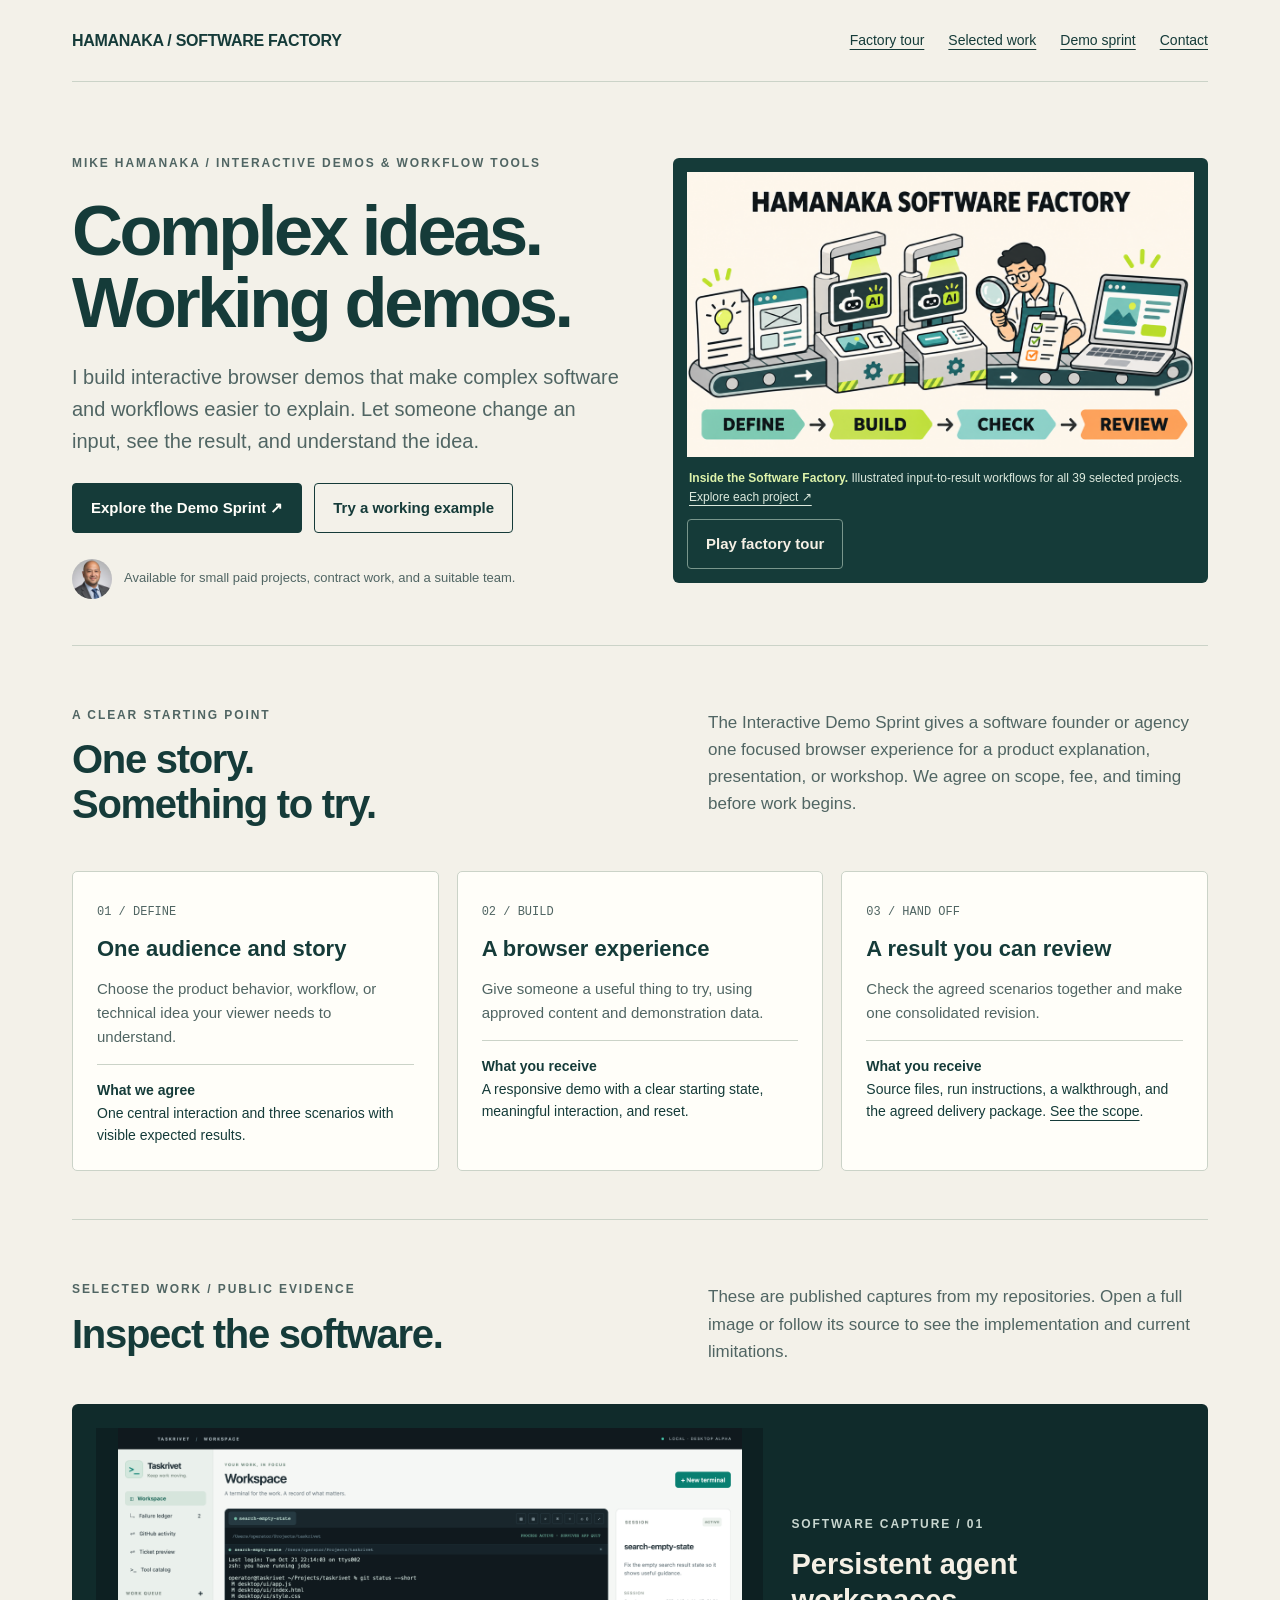
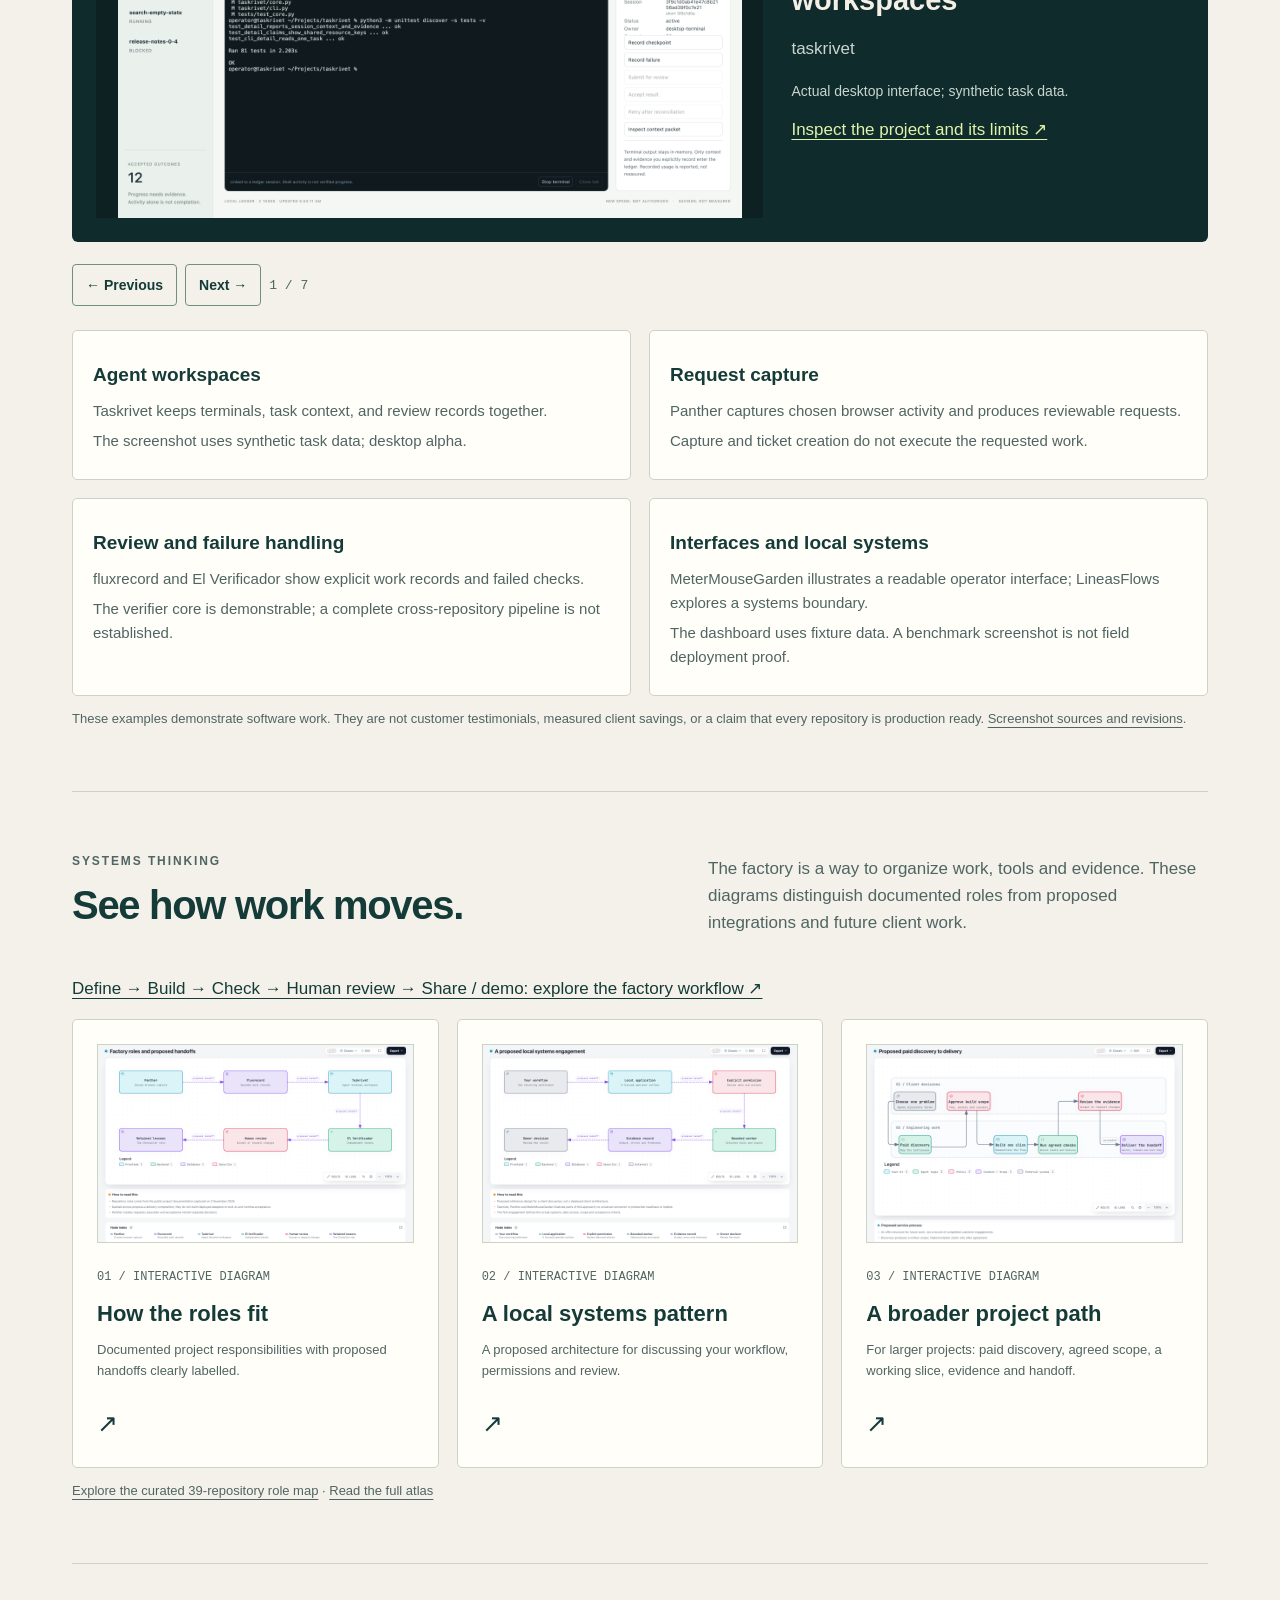
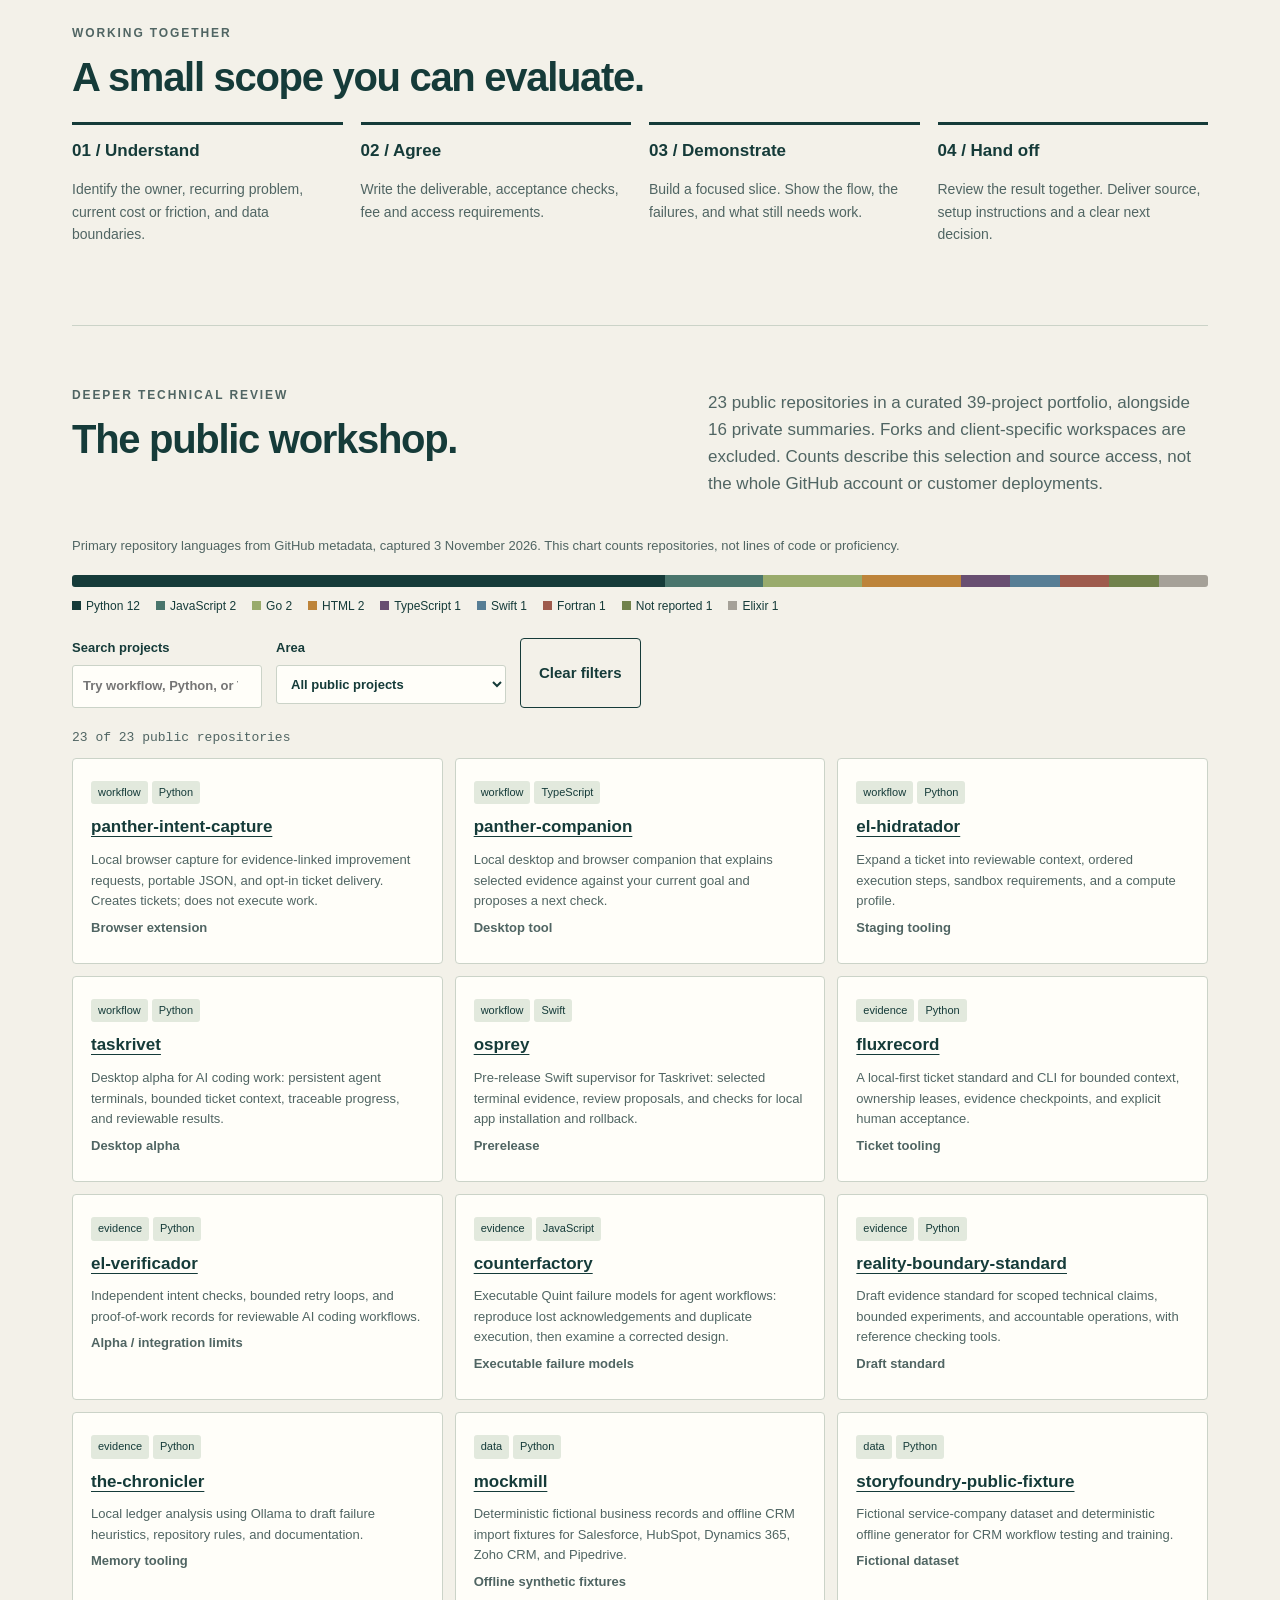
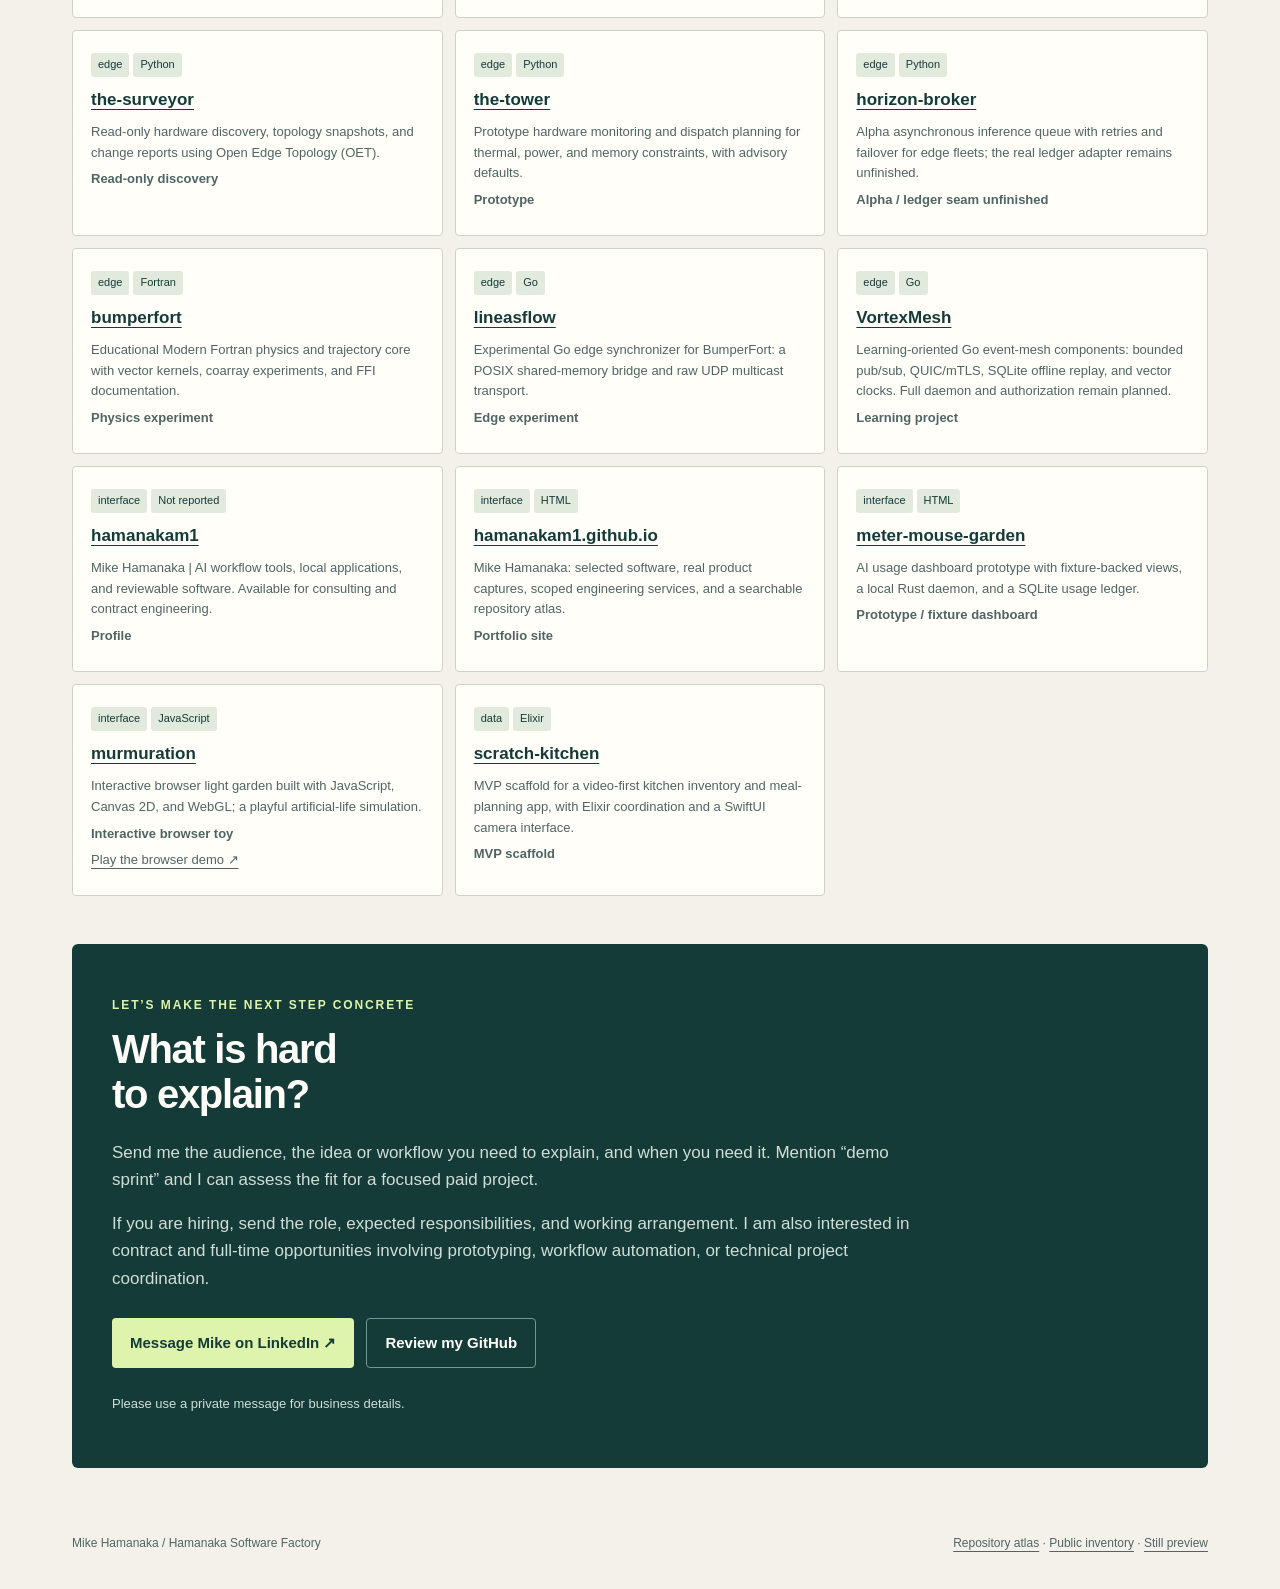
<file: index.html>
<!doctype html><html lang="en"><head><meta charset="utf-8"><meta name="viewport" content="width=device-width,initial-scale=1"><meta name="color-scheme" content="light"><title>Mike Hamanaka — Interactive browser demos &amp; workflow tools</title><meta name="description" content="Mike Hamanaka builds interactive browser demos that make complex products and workflows easier to explain. Try a working example and discuss a focused paid sprint."><link rel="canonical" href="https://hamanakam1.github.io/"><meta property="og:url" content="https://hamanakam1.github.io/"><meta property="og:title" content="Mike Hamanaka — Interactive browser demos &amp; workflow tools"><meta property="og:description" content="Interactive demos for software founders and agencies. One focused story, a working browser experience, and a clear handoff."><meta property="og:image" content="https://hamanakam1.github.io/assets/factory-process-v3-still.png"><link rel="stylesheet" href="assets/work.css"></head><body>
<a class="skip" href="#main">Skip to content</a><div class="wrap"><header class="top"><a class="brand" href="index.html">HAMANAKA / SOFTWARE FACTORY</a><nav aria-label="Main"><a href="factory.html">Factory tour</a><a href="#selected-work">Selected work</a><a href="interactive-demos.html">Demo sprint</a><a href="#contact">Contact</a></nav></header>
<main id="main"><section class="hero"><div><p class="kicker">MIKE HAMANAKA / INTERACTIVE DEMOS &amp; WORKFLOW TOOLS</p><h1>Complex ideas.<br>Working demos.</h1><p class="lead">I build interactive browser demos that make complex software and workflows easier to explain. Let someone change an input, see the result, and understand the idea.</p><div class="actions"><a class="button" href="interactive-demos.html">Explore the Demo Sprint ↗</a><a class="button secondary" href="https://hamanakam1.github.io/glassworks/">Try a working example</a></div><div class="signal"><img src="assets/mike-hamanaka-suit.jpg" alt="Mike Hamanaka" width="40" height="40"><span>Available for small paid projects, contract work, and a suitable team.</span></div></div><figure class="hero-media"><img id="work-reel" src="assets/factory-process-v3-still.png" data-still="assets/factory-process-v3-still.png" data-animation="assets/factory-process-v3.gif" width="1120" height="630" alt="Illustrated Software Factory: ideas move through AI-assisted building, checks and human review"><figcaption><p><strong>Inside the Software Factory.</strong> Illustrated input-to-result workflows for all 39 selected projects. <a href="factory.html">Explore each project ↗</a></p><button hidden id="reel-toggle" class="button secondary" aria-controls="work-reel" aria-pressed="false" type="button">Play factory tour</button></figcaption></figure></section>
<section id="services" class="rule"><div class="intro"><div><p class="kicker">A CLEAR STARTING POINT</p><h2>One story.<br>Something to try.</h2></div><p>The Interactive Demo Sprint gives a software founder or agency one focused browser experience for a product explanation, presentation, or workshop. We agree on scope, fee, and timing before work begins.</p></div><div class="grid"><article class="card"><span class="number">01 / DEFINE</span><h3>One audience and story</h3><p>Choose the product behavior, workflow, or technical idea your viewer needs to understand.</p><div class="deliverable"><strong>What we agree</strong><br>One central interaction and three scenarios with visible expected results.</div></article><article class="card"><span class="number">02 / BUILD</span><h3>A browser experience</h3><p>Give someone a useful thing to try, using approved content and demonstration data.</p><div class="deliverable"><strong>What you receive</strong><br>A responsive demo with a clear starting state, meaningful interaction, and reset.</div></article><article class="card"><span class="number">03 / HAND OFF</span><h3>A result you can review</h3><p>Check the agreed scenarios together and make one consolidated revision.</p><div class="deliverable"><strong>What you receive</strong><br>Source files, run instructions, a walkthrough, and the agreed delivery package. <a href="interactive-demos.html#scope">See the scope</a>.</div></article></div></section>
<section id="selected-work" class="rule"><div class="intro"><div><p class="kicker">SELECTED WORK / PUBLIC EVIDENCE</p><h2>Inspect the software.</h2></div><p>These are published captures from my repositories. Open a full image or follow its source to see the implementation and current limitations.</p></div><div data-gallery tabindex="0" role="region" aria-label="Software screenshot gallery"><div data-slide><div class="gallery"><a class="screen-box" href="assets/work/taskrivet.png" aria-label="Open the full taskrivet screenshot"><img src="assets/work/taskrivet.png" alt="Persistent agent workspaces — Actual desktop interface; synthetic task data." loading="lazy" width="1200" height="750"></a><div><p class="kicker">SOFTWARE CAPTURE / 01</p><h3>Persistent agent workspaces</h3><p>taskrivet</p><p class="caption">Actual desktop interface; synthetic task data.</p><a href="https://github.com/hamanakam1/taskrivet/blob/2160f606256edbd38004b6c8693bca8c7497ca9b/README.md">Inspect the project and its limits ↗</a></div></div></div><div data-slide><div class="gallery"><a class="screen-box" href="assets/work/panther-intent-capture.png" aria-label="Open the full panther-intent-capture screenshot"><img src="assets/work/panther-intent-capture.png" alt="From browser friction to a reviewable request — Actual options page; synthetic capture." loading="lazy" width="1200" height="750"></a><div><p class="kicker">SOFTWARE CAPTURE / 02</p><h3>From browser friction to a reviewable request</h3><p>panther-intent-capture</p><p class="caption">Actual options page; synthetic capture.</p><a href="https://github.com/hamanakam1/panther-intent-capture/blob/72d10ade2b4e1b15887faef46624cc8cb5fd7c1a/README.md">Inspect the project and its limits ↗</a></div></div></div><div data-slide><div class="gallery"><a class="screen-box" href="assets/work/meter-mouse-garden.png" aria-label="Open the full meter-mouse-garden screenshot"><img src="assets/work/meter-mouse-garden.png" alt="Make AI usage visible — Static dashboard prototype; fixture data." loading="lazy" width="1200" height="750"></a><div><p class="kicker">SOFTWARE CAPTURE / 03</p><h3>Make AI usage visible</h3><p>meter-mouse-garden</p><p class="caption">Static dashboard prototype; fixture data.</p><a href="https://github.com/hamanakam1/meter-mouse-garden/blob/fbb5334a73f45bbb16a62a9f5995efa012bcd62e/README.md">Inspect the project and its limits ↗</a></div></div></div><div data-slide><div class="gallery"><a class="screen-box" href="assets/work/el-verificador.png" aria-label="Open the full el-verificador screenshot"><img src="assets/work/el-verificador.png" alt="Make failed checks actionable — Actual CLI demo output; not a client engagement." loading="lazy" width="1200" height="750"></a><div><p class="kicker">SOFTWARE CAPTURE / 04</p><h3>Make failed checks actionable</h3><p>el-verificador</p><p class="caption">Actual CLI demo output; not a client engagement.</p><a href="https://github.com/hamanakam1/el-verificador/blob/4a4b3d54fcce529b2f56db4d2fd613d9752c3df9/README.md">Inspect the project and its limits ↗</a></div></div></div><div data-slide><div class="gallery"><a class="screen-box" href="assets/work/fluxrecord.png" aria-label="Open the full fluxrecord screenshot"><img src="assets/work/fluxrecord.png" alt="Keep work and decisions traceable — Actual CLI demonstration; synthetic task." loading="lazy" width="1200" height="750"></a><div><p class="kicker">SOFTWARE CAPTURE / 05</p><h3>Keep work and decisions traceable</h3><p>fluxrecord</p><p class="caption">Actual CLI demonstration; synthetic task.</p><a href="https://github.com/hamanakam1/fluxrecord/blob/0478e6a1a3ee775fc35cae72ab96edae65cacca3/README.md">Inspect the project and its limits ↗</a></div></div></div><div data-slide><div class="gallery"><a class="screen-box" href="assets/work/lineasflow.png" aria-label="Open the full lineasflow screenshot"><img src="assets/work/lineasflow.png" alt="Inspect an edge systems experiment — Published test/benchmark capture; not fleet deployment evidence." loading="lazy" width="1200" height="750"></a><div><p class="kicker">SOFTWARE CAPTURE / 06</p><h3>Inspect an edge systems experiment</h3><p>lineasflow</p><p class="caption">Published test/benchmark capture; not fleet deployment evidence.</p><a href="https://github.com/hamanakam1/lineasflow/blob/1a4cab63e206e160df0dcbdcfe1bdd56a107dad7/README.md">Inspect the project and its limits ↗</a></div></div></div><div data-slide><div class="gallery"><a class="screen-box" href="assets/work/murmuration.png" aria-label="Open the full murmuration screenshot"><img src="assets/work/murmuration.png" alt="A living light garden in the browser — Published browser toy preview; artificial-life simulation." loading="lazy" width="1200" height="750"></a><div><p class="kicker">SOFTWARE CAPTURE / 07</p><h3>A living light garden in the browser</h3><p>murmuration</p><p class="caption">Published browser toy preview; artificial-life simulation.</p><a href="https://github.com/hamanakam1/murmuration/blob/25bc42e72a0a4c63ef5e7b280c5d3a0c8a5c9264/README.md">Inspect the project and its limits ↗</a></div></div></div><div class="controls"><button id="gallery-prev" type="button" class="button secondary" aria-label="Previous software screenshot">← Previous</button><button id="gallery-next" type="button" class="button secondary" aria-label="Next software screenshot">Next →</button><span id="slide-count" class="counter" role="status" aria-live="polite">1 / 7</span></div></div><noscript><p>All seven captures are visible below. Open any image for the full size.</p></noscript><div class="proof-grid"><article class="card"><h3>Agent workspaces</h3><p>Taskrivet keeps terminals, task context, and review records together.</p><p class="note">The screenshot uses synthetic task data; desktop alpha.</p></article><article class="card"><h3>Request capture</h3><p>Panther captures chosen browser activity and produces reviewable requests.</p><p class="note">Capture and ticket creation do not execute the requested work.</p></article><article class="card"><h3>Review and failure handling</h3><p>fluxrecord and El Verificador show explicit work records and failed checks.</p><p class="note">The verifier core is demonstrable; a complete cross-repository pipeline is not established.</p></article><article class="card"><h3>Interfaces and local systems</h3><p>MeterMouseGarden illustrates a readable operator interface; LineasFlows explores a systems boundary.</p><p class="note">The dashboard uses fixture data. A benchmark screenshot is not field deployment proof.</p></article></div><p class="note">These examples demonstrate software work. They are not customer testimonials, measured client savings, or a claim that every repository is production ready. <a href="assets/work/sources.json">Screenshot sources and revisions</a>.</p></section>
<section class="rule" id="systems"><div class="intro"><div><p class="kicker">SYSTEMS THINKING</p><h2>See how work moves.</h2></div><p>The factory is a way to organize work, tools and evidence. These diagrams distinguish documented roles from proposed integrations and future client work.</p></div><p><a href="diagrams/factory-flow.html">Define → Build → Check → Human review → Share / demo: explore the factory workflow ↗</a></p><div class="diagram-grid"><a class="card" href="diagrams/factory-roles.html"><img class="diagram-preview" src="assets/work/factory-roles-preview.png" width="1440" height="900" alt="Preview of the factory roles interactive diagram" loading="lazy"><span class="number">01 / INTERACTIVE DIAGRAM</span><h3>How the roles fit</h3><small>Documented project responsibilities with proposed handoffs clearly labelled.</small><span class="arrow" aria-hidden="true">↗</span></a><a class="card" href="diagrams/local-systems.html"><img class="diagram-preview" src="assets/work/local-systems-preview.png" width="1440" height="900" alt="Preview of the local systems interactive diagram" loading="lazy"><span class="number">02 / INTERACTIVE DIAGRAM</span><h3>A local systems pattern</h3><small>A proposed architecture for discussing your workflow, permissions and review.</small><span class="arrow" aria-hidden="true">↗</span></a><a class="card" href="diagrams/client-engagement.html"><img class="diagram-preview" src="assets/work/client-engagement-preview.png" width="1440" height="900" alt="Preview of the client engagement interactive diagram" loading="lazy"><span class="number">03 / INTERACTIVE DIAGRAM</span><h3>A broader project path</h3><small>For larger projects: paid discovery, agreed scope, a working slice, evidence and handoff.</small><span class="arrow" aria-hidden="true">↗</span></a></div><p class="note"><a href="ecosystem.html">Explore the curated 39-repository role map</a> · <a href="atlas.html">Read the full atlas</a></p></section>
<section class="rule"><p class="kicker">WORKING TOGETHER</p><h2>A small scope you can evaluate.</h2><ol class="steps"><li><strong>01 / Understand</strong><p>Identify the owner, recurring problem, current cost or friction, and data boundaries.</p></li><li><strong>02 / Agree</strong><p>Write the deliverable, acceptance checks, fee and access requirements.</p></li><li><strong>03 / Demonstrate</strong><p>Build a focused slice. Show the flow, the failures, and what still needs work.</p></li><li><strong>04 / Hand off</strong><p>Review the result together. Deliver source, setup instructions and a clear next decision.</p></li></ol></section>
<section class="rule" id="inventory"><div class="intro"><div><p class="kicker">DEEPER TECHNICAL REVIEW</p><h2>The public workshop.</h2></div><p>23 public repositories in a curated 39-project portfolio, alongside 16 private summaries. Forks and client-specific workspaces are excluded. Counts describe this selection and source access, not the whole GitHub account or customer deployments.</p></div><p class="note">Primary repository languages from GitHub metadata, captured 3 November 2026. This chart counts repositories, not lines of code or proficiency.</p><div class="bar" role="img" aria-label="Primary language counts: Python 12, JavaScript 2, Go 2, HTML 2, TypeScript 1, Swift 1, Fortran 1, Not reported 1, Elixir 1"><span style="width:52.1739%;background:#153b39" title="Python: 12"></span><span style="width:8.6957%;background:#49756c" title="JavaScript: 2"></span><span style="width:8.6957%;background:#99ab6c" title="Go: 2"></span><span style="width:8.6957%;background:#bd843a" title="HTML: 2"></span><span style="width:4.3478%;background:#684f71" title="TypeScript: 1"></span><span style="width:4.3478%;background:#577e95" title="Swift: 1"></span><span style="width:4.3478%;background:#9e5b4d" title="Fortran: 1"></span><span style="width:4.3478%;background:#71824c" title="Not reported: 1"></span><span style="width:4.3478%;background:#a5a198" title="Elixir: 1"></span></div><div class="legend"><span><i style="background:#153b39"></i>Python 12</span><span><i style="background:#49756c"></i>JavaScript 2</span><span><i style="background:#99ab6c"></i>Go 2</span><span><i style="background:#bd843a"></i>HTML 2</span><span><i style="background:#684f71"></i>TypeScript 1</span><span><i style="background:#577e95"></i>Swift 1</span><span><i style="background:#9e5b4d"></i>Fortran 1</span><span><i style="background:#71824c"></i>Not reported 1</span><span><i style="background:#a5a198"></i>Elixir 1</span></div><div class="inventory-controls"><label>Search projects<input id="repo-search" type="search" placeholder="Try workflow, Python, or Taskrivet"></label><label>Area<select id="repo-filter"><option value="all">All public projects</option><option value="workflow">Workflows</option><option value="evidence">Evidence</option><option value="edge">Edge systems</option><option value="data">Data and product experiments</option><option value="interface">Interfaces and publishing</option></select></label><button type="button" id="clear-search" class="button secondary">Clear filters</button></div><p id="repo-count" class="inventory-count" role="status" aria-live="polite">23 public repositories</p><p hidden id="no-results">No matching projects. Clear the filters to see the workshop again.</p><div class="repo-grid"><article class="repo" data-repo data-repo-name="panther-intent-capture" data-kind="workflow"><span class="pill">workflow</span><span class="pill">Python</span><h3><a href="https://github.com/hamanakam1/panther-intent-capture">panther-intent-capture</a></h3><p>Local browser capture for evidence-linked improvement requests, portable JSON, and opt-in ticket delivery. Creates tickets; does not execute work.</p><p><strong>Browser extension</strong></p></article><article class="repo" data-repo data-repo-name="panther-companion" data-kind="workflow"><span class="pill">workflow</span><span class="pill">TypeScript</span><h3><a href="https://github.com/hamanakam1/panther-companion">panther-companion</a></h3><p>Local desktop and browser companion that explains selected evidence against your current goal and proposes a next check.</p><p><strong>Desktop tool</strong></p></article><article class="repo" data-repo data-repo-name="el-hidratador" data-kind="workflow"><span class="pill">workflow</span><span class="pill">Python</span><h3><a href="https://github.com/hamanakam1/el-hidratador">el-hidratador</a></h3><p>Expand a ticket into reviewable context, ordered execution steps, sandbox requirements, and a compute profile.</p><p><strong>Staging tooling</strong></p></article><article class="repo" data-repo data-repo-name="taskrivet" data-kind="workflow"><span class="pill">workflow</span><span class="pill">Python</span><h3><a href="https://github.com/hamanakam1/taskrivet">taskrivet</a></h3><p>Desktop alpha for AI coding work: persistent agent terminals, bounded ticket context, traceable progress, and reviewable results.</p><p><strong>Desktop alpha</strong></p></article><article class="repo" data-repo data-repo-name="osprey" data-kind="workflow"><span class="pill">workflow</span><span class="pill">Swift</span><h3><a href="https://github.com/hamanakam1/osprey">osprey</a></h3><p>Pre-release Swift supervisor for Taskrivet: selected terminal evidence, review proposals, and checks for local app installation and rollback.</p><p><strong>Prerelease</strong></p></article><article class="repo" data-repo data-repo-name="fluxrecord" data-kind="evidence"><span class="pill">evidence</span><span class="pill">Python</span><h3><a href="https://github.com/hamanakam1/fluxrecord">fluxrecord</a></h3><p>A local-first ticket standard and CLI for bounded context, ownership leases, evidence checkpoints, and explicit human acceptance.</p><p><strong>Ticket tooling</strong></p></article><article class="repo" data-repo data-repo-name="el-verificador" data-kind="evidence"><span class="pill">evidence</span><span class="pill">Python</span><h3><a href="https://github.com/hamanakam1/el-verificador">el-verificador</a></h3><p>Independent intent checks, bounded retry loops, and proof-of-work records for reviewable AI coding workflows.</p><p><strong>Alpha / integration limits</strong></p></article><article class="repo" data-repo data-repo-name="counterfactory" data-kind="evidence"><span class="pill">evidence</span><span class="pill">JavaScript</span><h3><a href="https://github.com/hamanakam1/counterfactory">counterfactory</a></h3><p>Executable Quint failure models for agent workflows: reproduce lost acknowledgements and duplicate execution, then examine a corrected design.</p><p><strong>Executable failure models</strong></p></article><article class="repo" data-repo data-repo-name="reality-boundary-standard" data-kind="evidence"><span class="pill">evidence</span><span class="pill">Python</span><h3><a href="https://github.com/hamanakam1/reality-boundary-standard">reality-boundary-standard</a></h3><p>Draft evidence standard for scoped technical claims, bounded experiments, and accountable operations, with reference checking tools.</p><p><strong>Draft standard</strong></p></article><article class="repo" data-repo data-repo-name="the-chronicler" data-kind="evidence"><span class="pill">evidence</span><span class="pill">Python</span><h3><a href="https://github.com/hamanakam1/the-chronicler">the-chronicler</a></h3><p>Local ledger analysis using Ollama to draft failure heuristics, repository rules, and documentation.</p><p><strong>Memory tooling</strong></p></article><article class="repo" data-repo data-repo-name="mockmill" data-kind="data"><span class="pill">data</span><span class="pill">Python</span><h3><a href="https://github.com/hamanakam1/mockmill">mockmill</a></h3><p>Deterministic fictional business records and offline CRM import fixtures for Salesforce, HubSpot, Dynamics 365, Zoho CRM, and Pipedrive.</p><p><strong>Offline synthetic fixtures</strong></p></article><article class="repo" data-repo data-repo-name="storyfoundry-public-fixture" data-kind="data"><span class="pill">data</span><span class="pill">Python</span><h3><a href="https://github.com/hamanakam1/storyfoundry-public-fixture">storyfoundry-public-fixture</a></h3><p>Fictional service-company dataset and deterministic offline generator for CRM workflow testing and training.</p><p><strong>Fictional dataset</strong></p></article><article class="repo" data-repo data-repo-name="the-surveyor" data-kind="edge"><span class="pill">edge</span><span class="pill">Python</span><h3><a href="https://github.com/hamanakam1/the-surveyor">the-surveyor</a></h3><p>Read-only hardware discovery, topology snapshots, and change reports using Open Edge Topology (OET).</p><p><strong>Read-only discovery</strong></p></article><article class="repo" data-repo data-repo-name="the-tower" data-kind="edge"><span class="pill">edge</span><span class="pill">Python</span><h3><a href="https://github.com/hamanakam1/the-tower">the-tower</a></h3><p>Prototype hardware monitoring and dispatch planning for thermal, power, and memory constraints, with advisory defaults.</p><p><strong>Prototype</strong></p></article><article class="repo" data-repo data-repo-name="horizon-broker" data-kind="edge"><span class="pill">edge</span><span class="pill">Python</span><h3><a href="https://github.com/hamanakam1/horizon-broker">horizon-broker</a></h3><p>Alpha asynchronous inference queue with retries and failover for edge fleets; the real ledger adapter remains unfinished.</p><p><strong>Alpha / ledger seam unfinished</strong></p></article><article class="repo" data-repo data-repo-name="bumperfort" data-kind="edge"><span class="pill">edge</span><span class="pill">Fortran</span><h3><a href="https://github.com/hamanakam1/bumperfort">bumperfort</a></h3><p>Educational Modern Fortran physics and trajectory core with vector kernels, coarray experiments, and FFI documentation.</p><p><strong>Physics experiment</strong></p></article><article class="repo" data-repo data-repo-name="lineasflow" data-kind="edge"><span class="pill">edge</span><span class="pill">Go</span><h3><a href="https://github.com/hamanakam1/lineasflow">lineasflow</a></h3><p>Experimental Go edge synchronizer for BumperFort: a POSIX shared-memory bridge and raw UDP multicast transport.</p><p><strong>Edge experiment</strong></p></article><article class="repo" data-repo data-repo-name="VortexMesh" data-kind="edge"><span class="pill">edge</span><span class="pill">Go</span><h3><a href="https://github.com/hamanakam1/VortexMesh">VortexMesh</a></h3><p>Learning-oriented Go event-mesh components: bounded pub/sub, QUIC/mTLS, SQLite offline replay, and vector clocks. Full daemon and authorization remain planned.</p><p><strong>Learning project</strong></p></article><article class="repo" data-repo data-repo-name="hamanakam1" data-kind="interface"><span class="pill">interface</span><span class="pill">Not reported</span><h3><a href="https://github.com/hamanakam1/hamanakam1">hamanakam1</a></h3><p>Mike Hamanaka | AI workflow tools, local applications, and reviewable software. Available for consulting and contract engineering.</p><p><strong>Profile</strong></p></article><article class="repo" data-repo data-repo-name="hamanakam1.github.io" data-kind="interface"><span class="pill">interface</span><span class="pill">HTML</span><h3><a href="https://github.com/hamanakam1/hamanakam1.github.io">hamanakam1.github.io</a></h3><p>Mike Hamanaka: selected software, real product captures, scoped engineering services, and a searchable repository atlas.</p><p><strong>Portfolio site</strong></p></article><article class="repo" data-repo data-repo-name="meter-mouse-garden" data-kind="interface"><span class="pill">interface</span><span class="pill">HTML</span><h3><a href="https://github.com/hamanakam1/meter-mouse-garden">meter-mouse-garden</a></h3><p>AI usage dashboard prototype with fixture-backed views, a local Rust daemon, and a SQLite usage ledger.</p><p><strong>Prototype / fixture dashboard</strong></p></article><article class="repo" data-repo data-repo-name="murmuration" data-kind="interface"><span class="pill">interface</span><span class="pill">JavaScript</span><h3><a href="https://github.com/hamanakam1/murmuration">murmuration</a></h3><p>Interactive browser light garden built with JavaScript, Canvas 2D, and WebGL; a playful artificial-life simulation.</p><p><strong>Interactive browser toy</strong></p><p><a href="https://hamanakam1.github.io/murmuration/">Play the browser demo ↗</a></p></article><article class="repo" data-repo data-repo-name="scratch-kitchen" data-kind="data"><span class="pill">data</span><span class="pill">Elixir</span><h3><a href="https://github.com/hamanakam1/scratch-kitchen">scratch-kitchen</a></h3><p>MVP scaffold for a video-first kitchen inventory and meal-planning app, with Elixir coordination and a SwiftUI camera interface.</p><p><strong>MVP scaffold</strong></p></article></div></section>
<section class="contact" id="contact"><p class="kicker" style="color:#def3ab">LET’S MAKE THE NEXT STEP CONCRETE</p><h2>What is hard<br>to explain?</h2><p>Send me the audience, the idea or workflow you need to explain, and when you need it. Mention “demo sprint” and I can assess the fit for a focused paid project.</p><p>If you are hiring, send the role, expected responsibilities, and working arrangement. I am also interested in contract and full-time opportunities involving prototyping, workflow automation, or technical project coordination.</p><div class="actions"><a class="button" href="https://www.linkedin.com/in/hamanaka/">Message Mike on LinkedIn ↗</a><a class="button secondary" href="https://github.com/hamanakam1">Review my GitHub</a></div><p class="note" style="color:#d0ded6">Please use a private message for business details.</p></section></main></div><footer><div class="wrap"><span>Mike Hamanaka / Hamanaka Software Factory</span><span><a href="atlas.html">Repository atlas</a> · <a href="assets/work/public-repositories.json">Public inventory</a> · <a href="assets/factory-process-v3-still.png">Still preview</a></span></div></footer><script src="assets/work.js" defer></script></body></html>
</file>
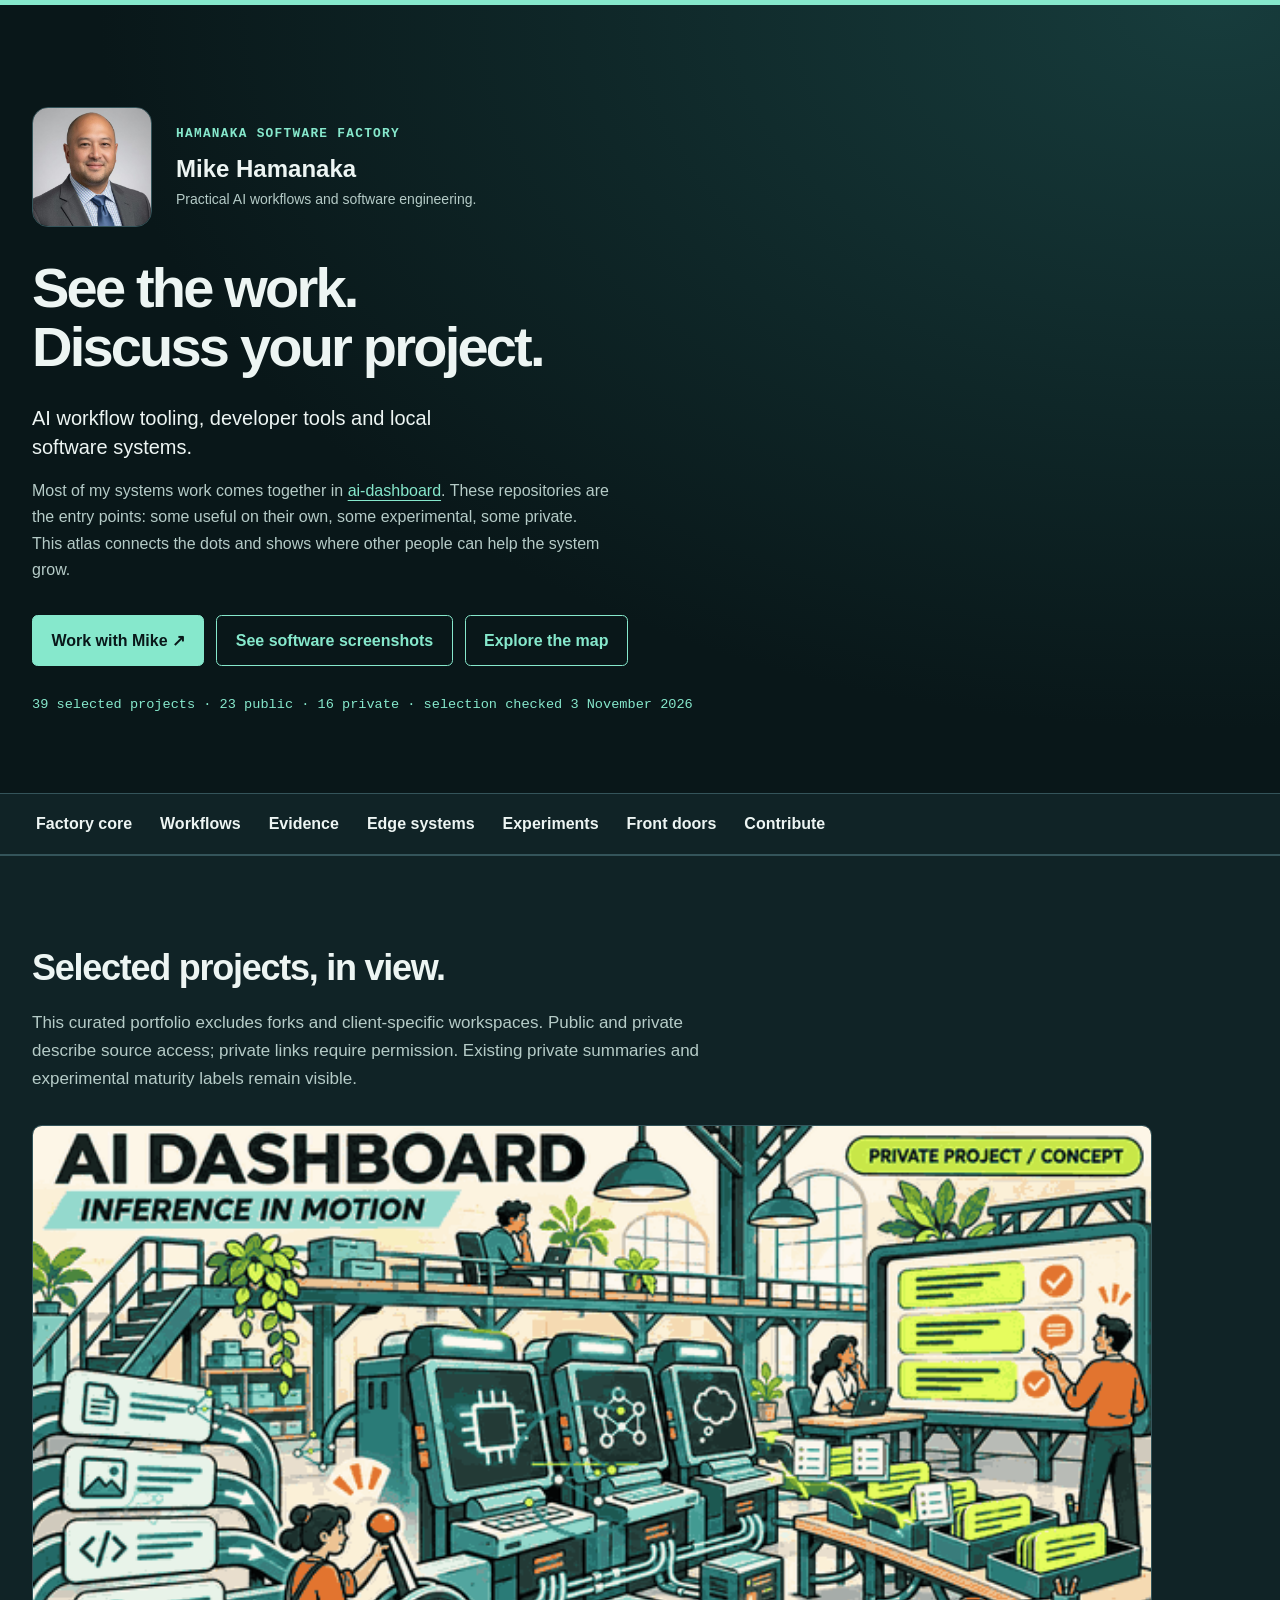
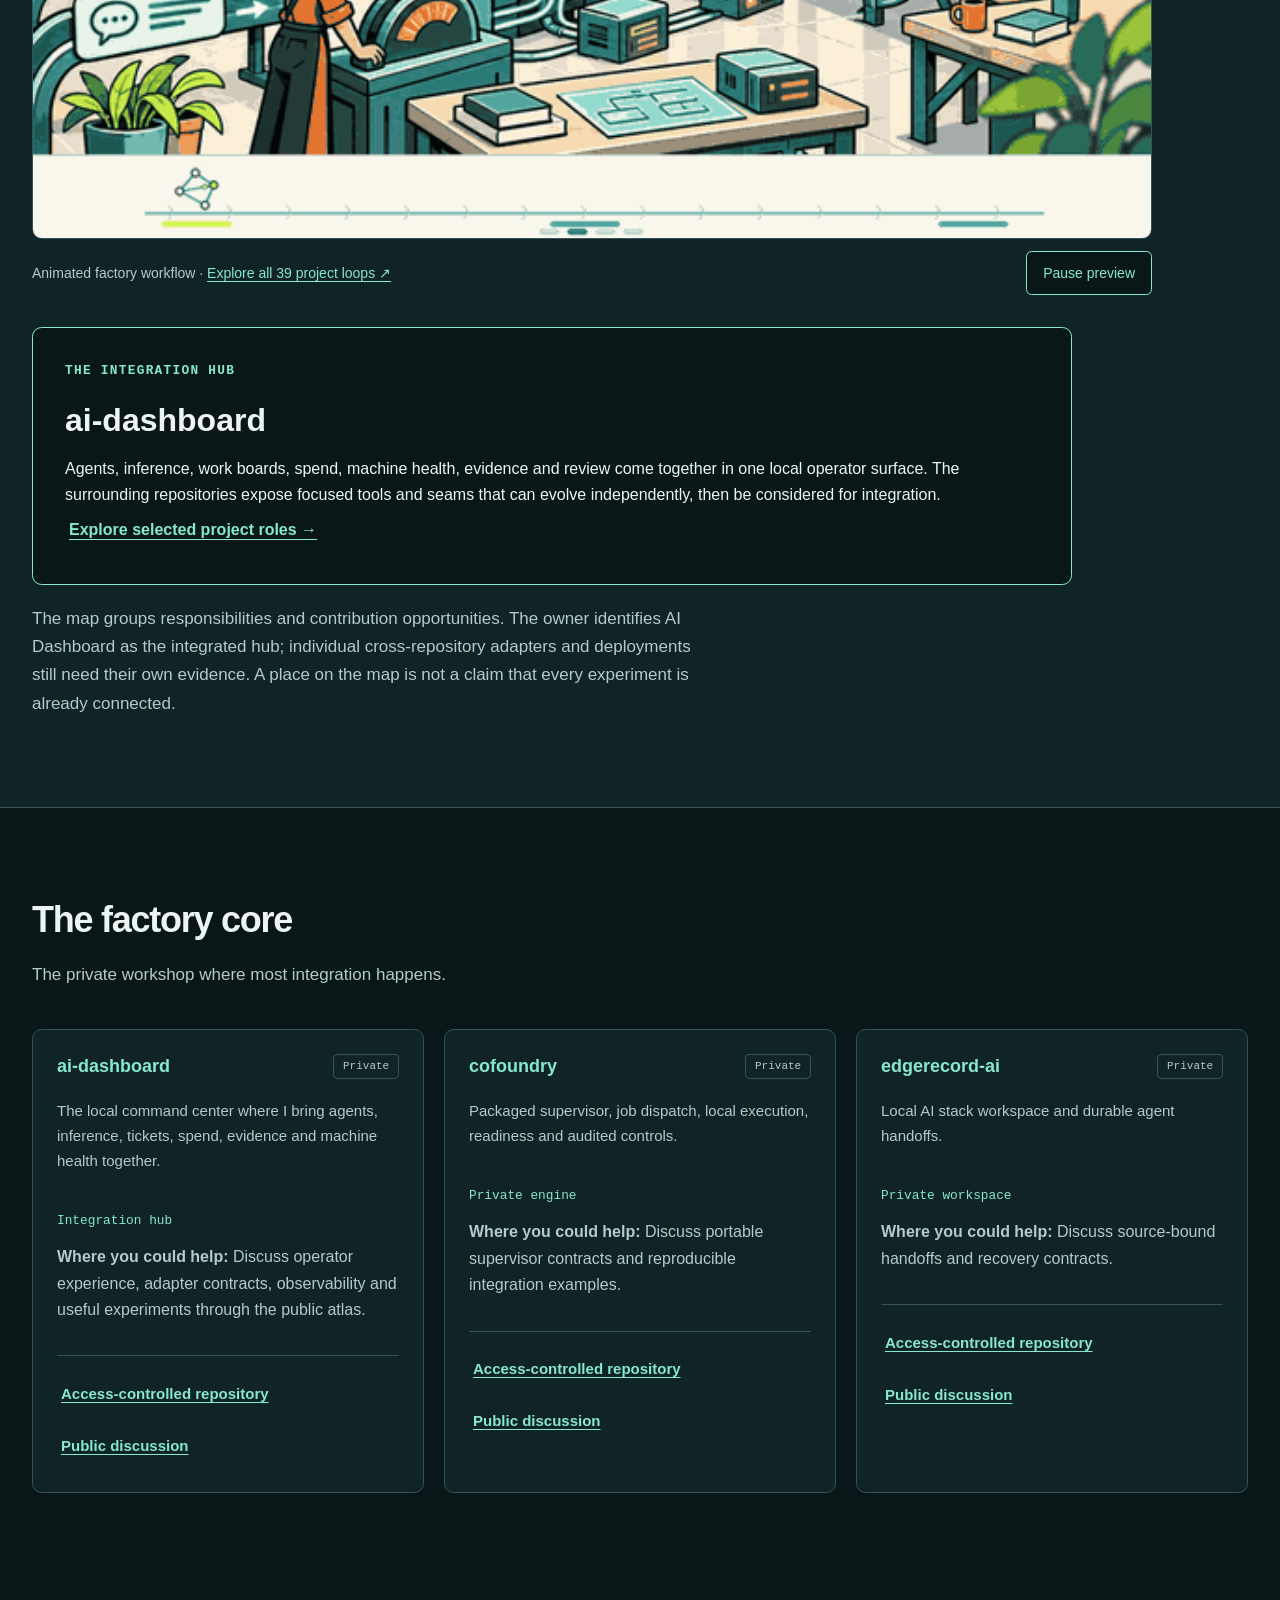
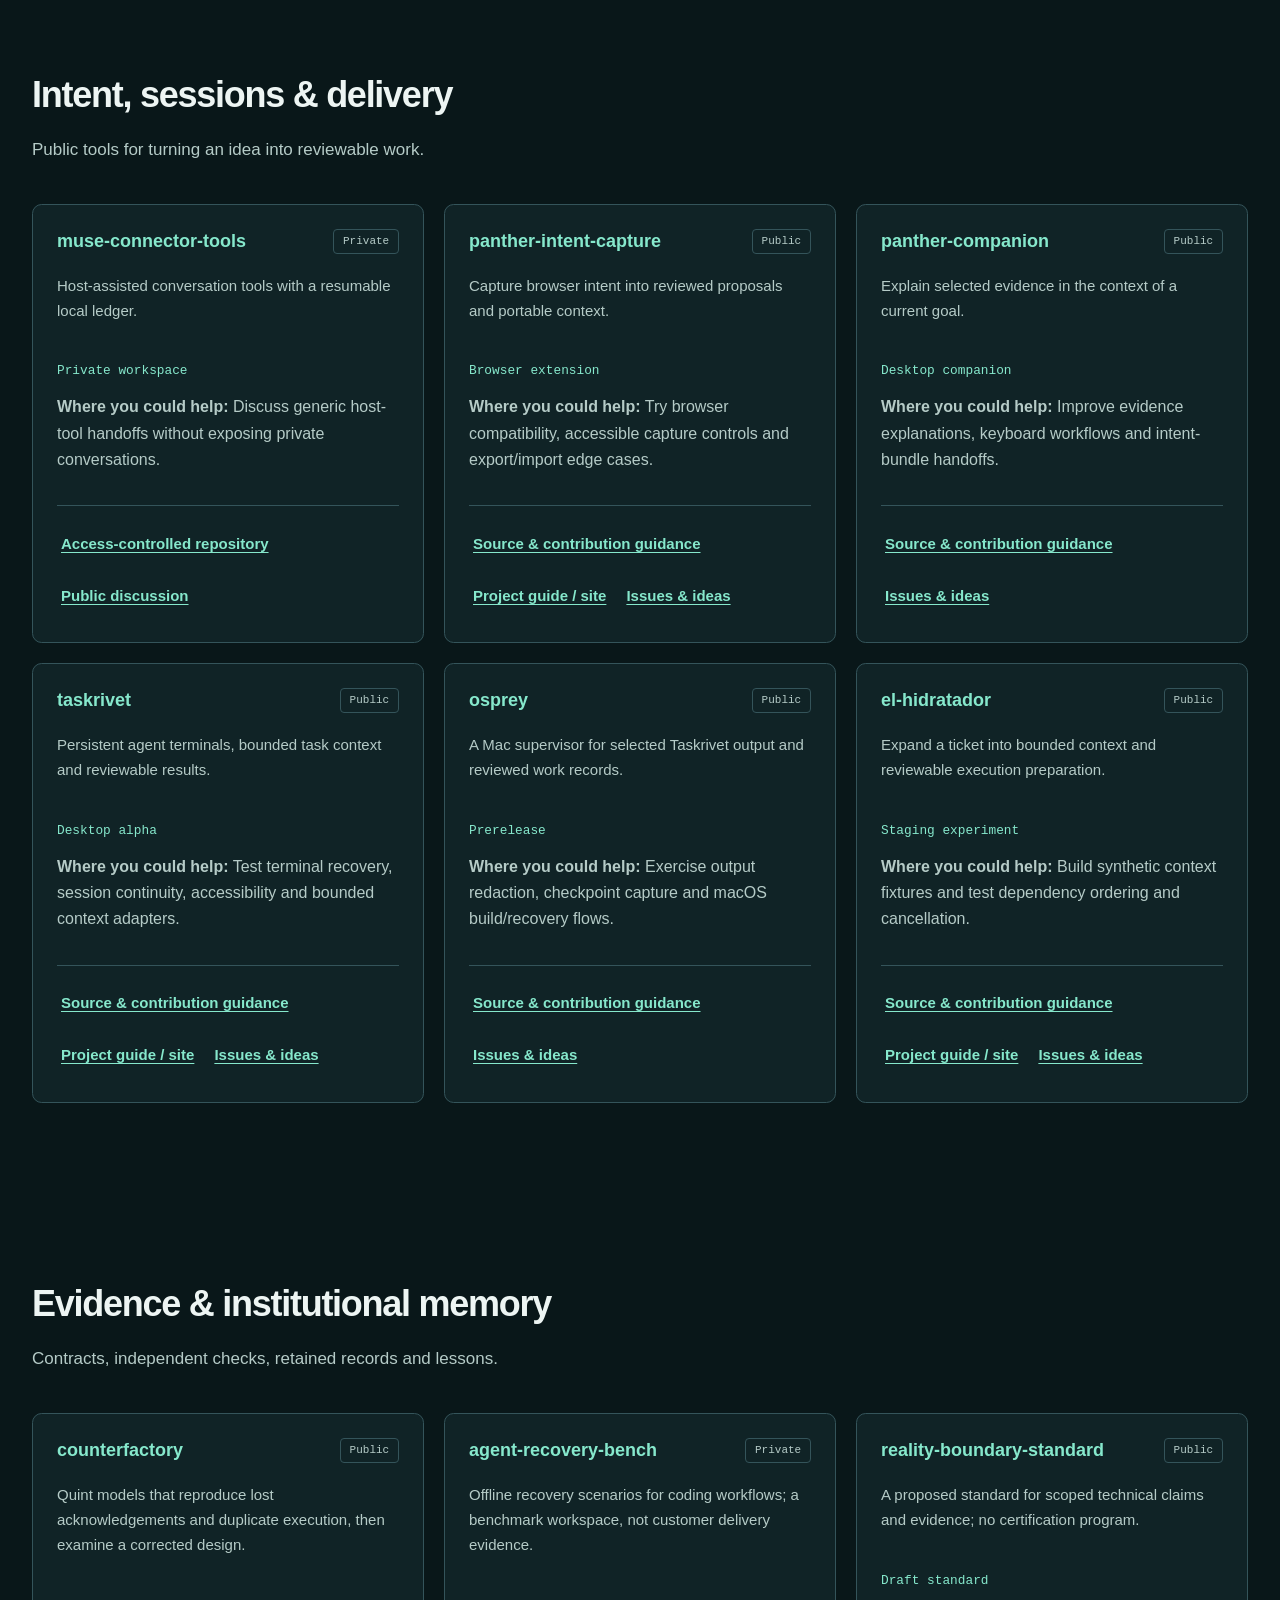
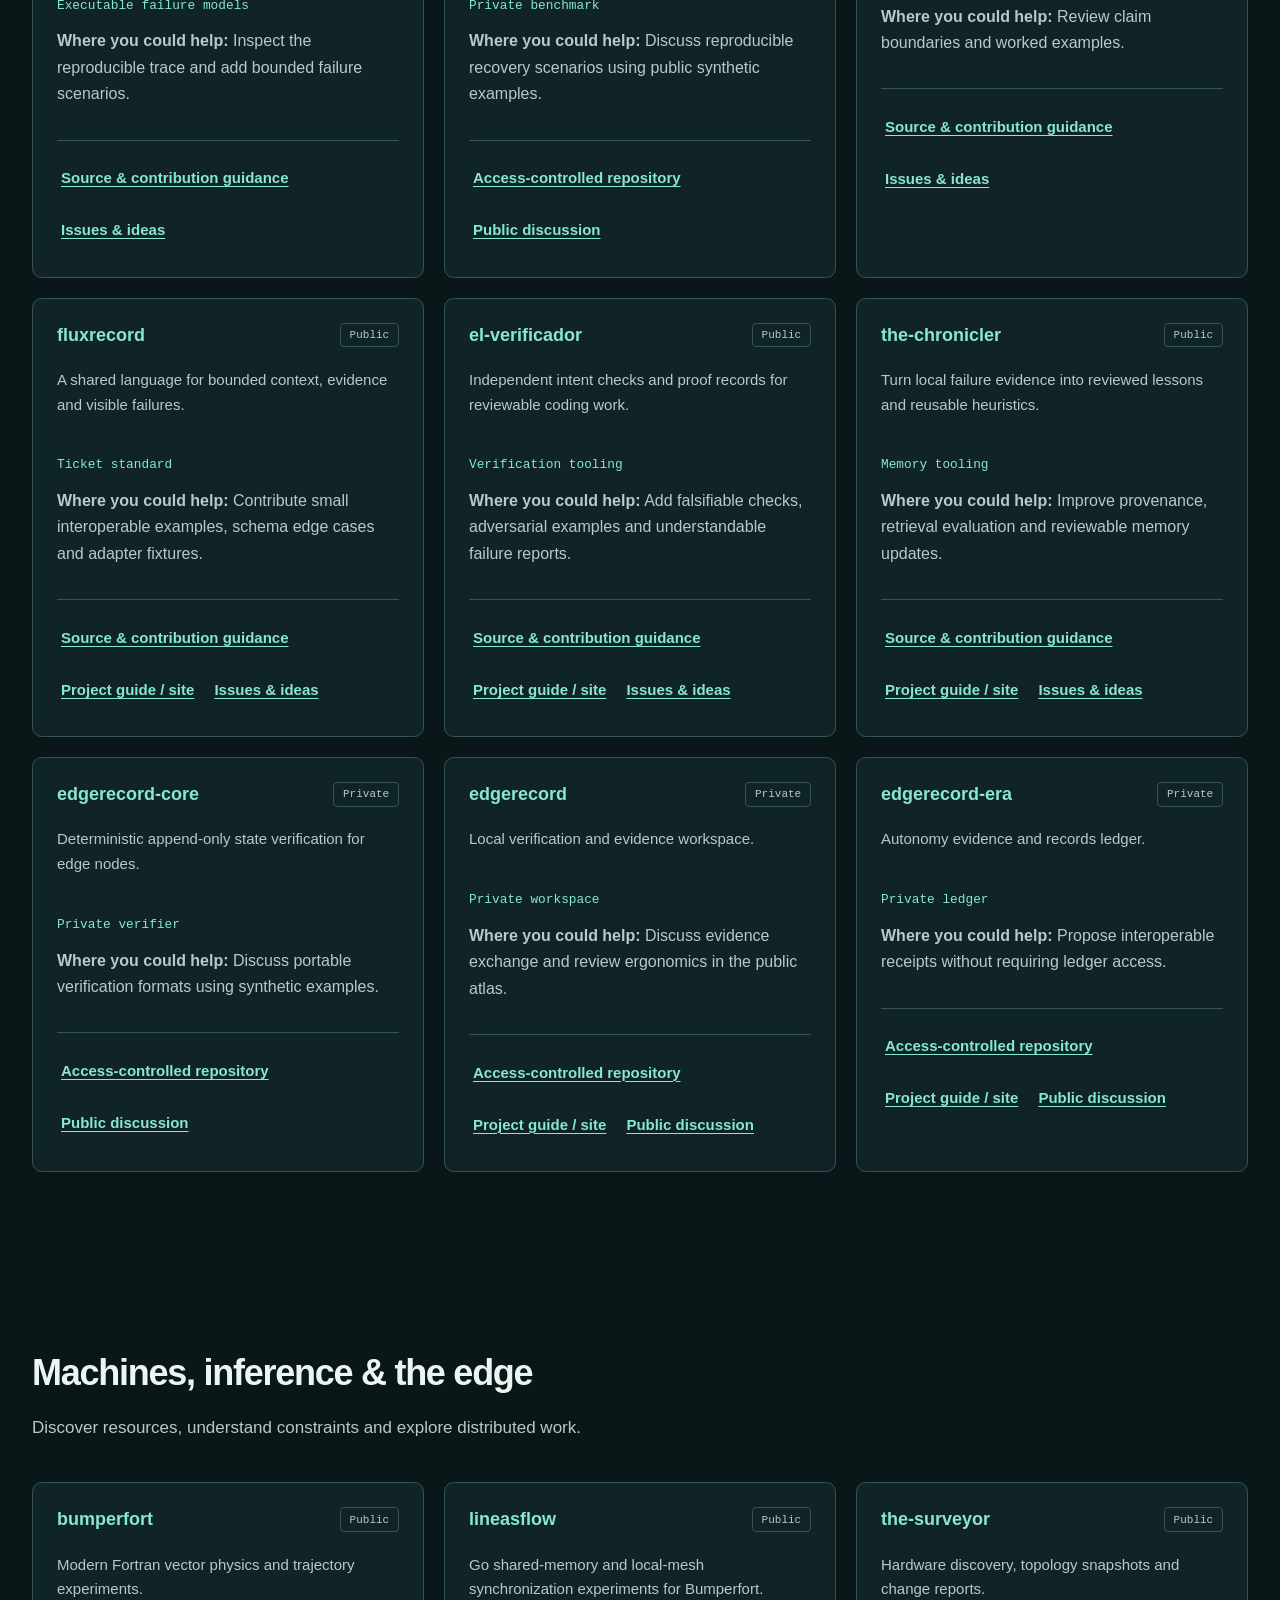
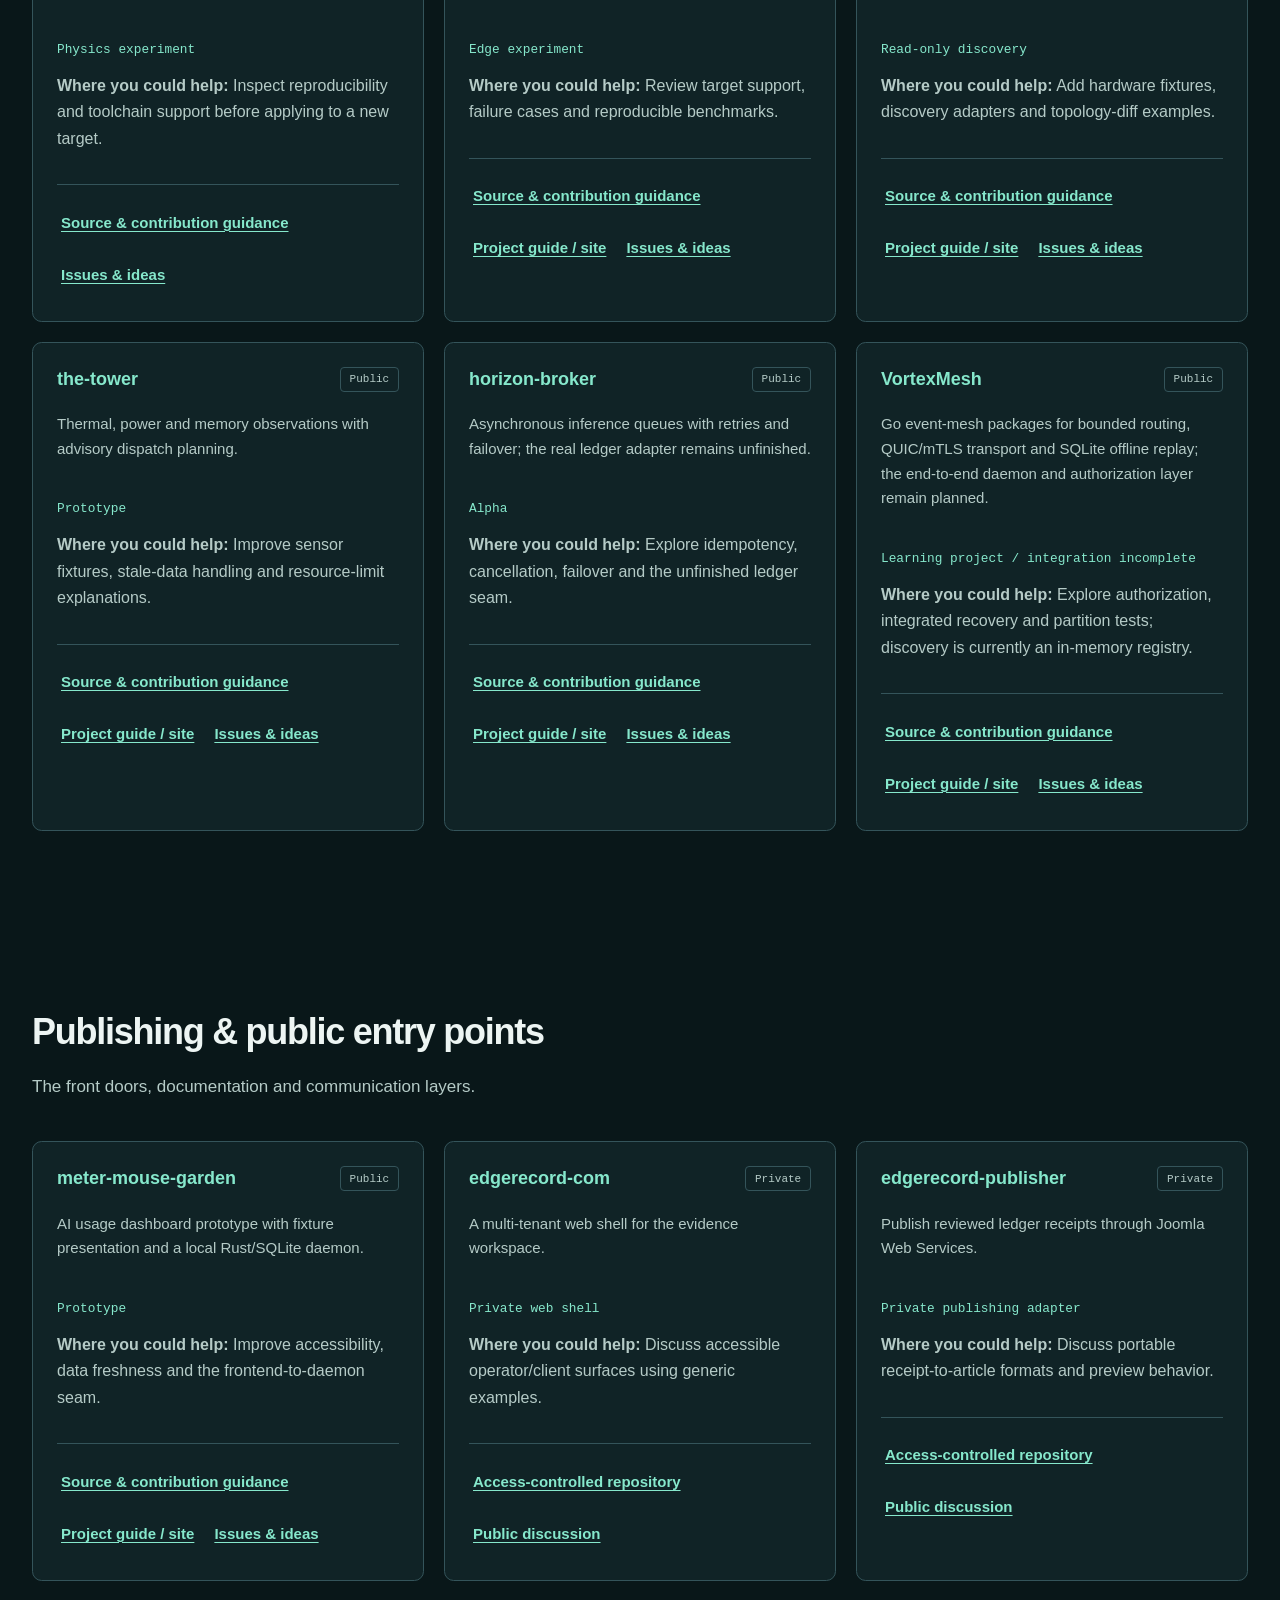
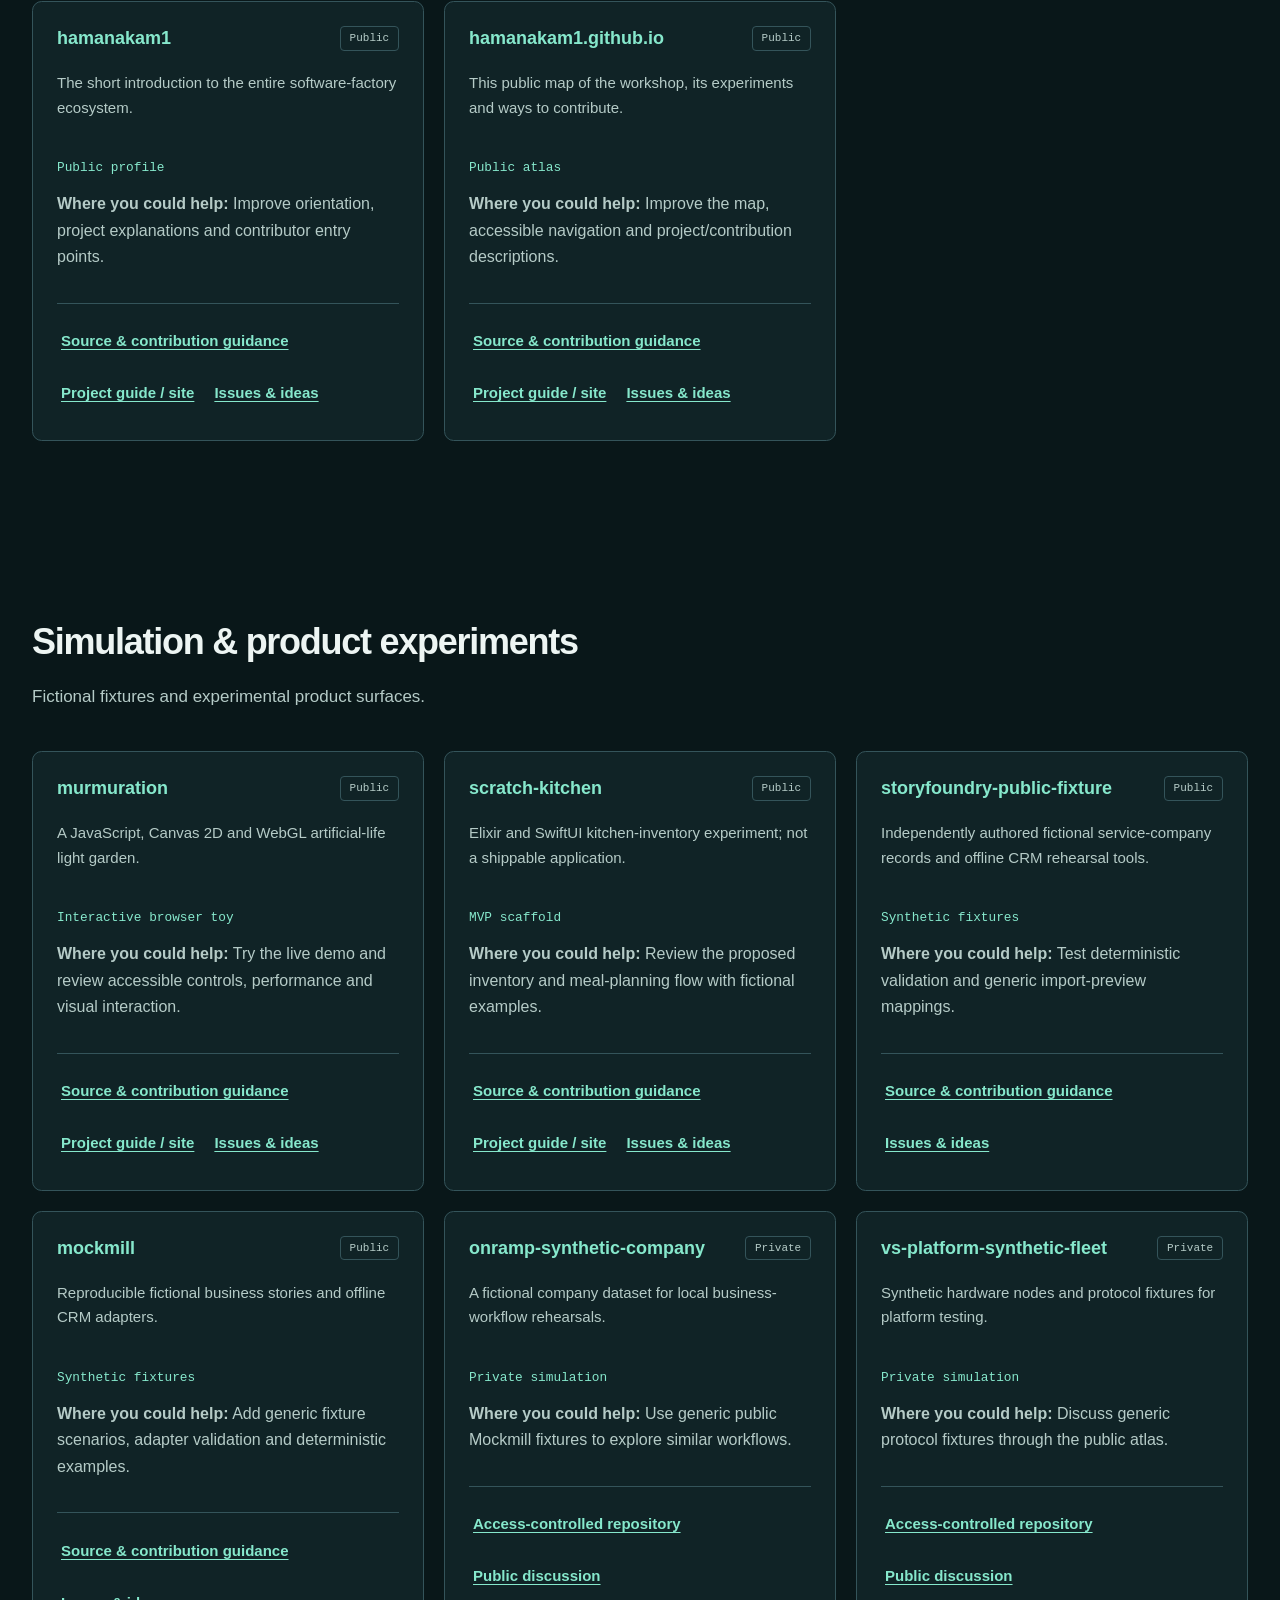
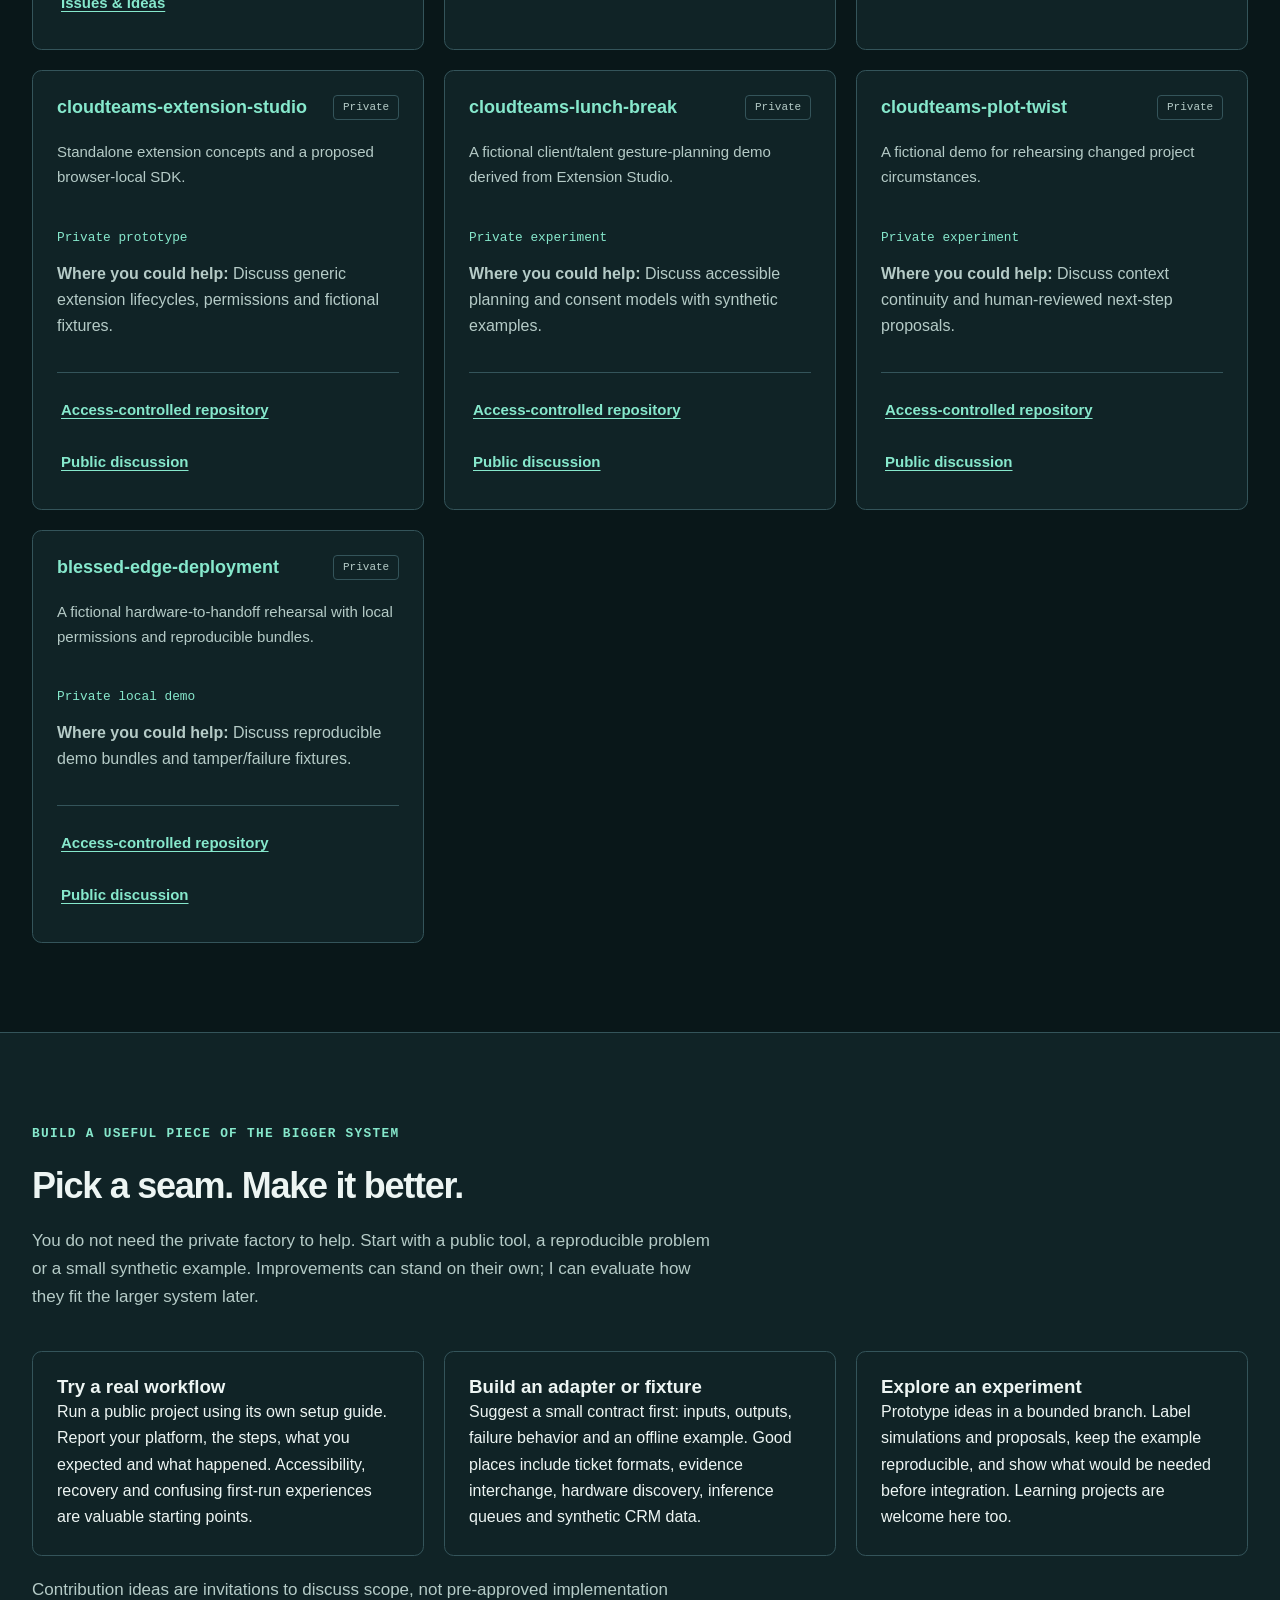
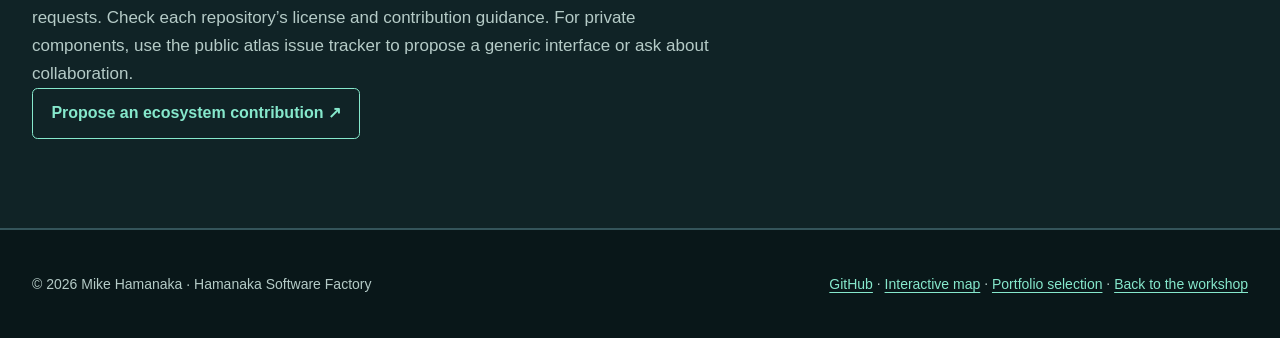
<file: atlas.html>
<!doctype html>
<html lang="en"><head><meta charset="utf-8"><meta name="viewport" content="width=device-width,initial-scale=1"><title>Hamanaka Software Factory — selected project atlas</title>
<meta name="description" content="One software factory, many entry points. Explore 39 selected public and private projects, experimental systems, and opportunities to contribute."><meta name="color-scheme" content="dark light"><link rel="canonical" href="https://hamanakam1.github.io/atlas.html"><meta property="og:url" content="https://hamanakam1.github.io/atlas.html"><meta property="og:title" content="Hamanaka Software Factory — ecosystem atlas"><link rel="stylesheet" href="style.css"><link rel="icon" href="assets/favicon.svg"></head><body>
<a class="skip-link" href="#main">Skip to main content</a><header class="header"><div class="container"><div class="founder-intro">
<img class="founder-portrait" src="assets/mike-hamanaka-suit.jpg" alt="Mike Hamanaka in a gray suit and blue tie" width="400" height="400" fetchpriority="high">
<div><p class="eyebrow">Hamanaka Software Factory</p><p class="founder-name">Mike Hamanaka</p><p class="founder-note">Practical AI workflows and software engineering.</p></div>
</div><h1 class="logo">See the work.<br>Discuss your project.</h1><p class="subtitle">AI workflow tooling, developer tools and local software systems.</p><p class="tagline">Most of my systems work comes together in <a href="https://github.com/hamanakam1/ai-dashboard">ai-dashboard</a>. These repositories are the entry points: some useful on their own, some experimental, some private. This atlas connects the dots and shows where other people can help the system grow.</p><div class="hero-links"><a class="hero-link" href="work.html">Work with Mike ↗</a><a class="hero-link" href="work.html#selected-work">See software screenshots</a><a class="hero-link" href="ecosystem.html">Explore the map</a></div><p class="inventory-count">39 selected projects · 23 public · 16 private · selection checked 3 November 2026</p></div></header>
<nav class="nav" aria-label="Ecosystem areas"><div class="container"><a class="nav-link" href="#hub">Factory core</a><a class="nav-link" href="#work">Workflows</a><a class="nav-link" href="#proof">Evidence</a><a class="nav-link" href="#edge">Edge systems</a><a class="nav-link" href="#lab">Experiments</a><a class="nav-link" href="#surface">Front doors</a><a class="nav-link" href="#contribute">Contribute</a></div></nav>
<main id="main" tabindex="-1"><section id="repos" class="section section-dark"><div class="container"><h2 class="section-title">Selected projects, in view.</h2><p class="section-description">This curated portfolio excludes forks and client-specific workspaces. Public and private describe source access; private links require permission. Existing private summaries and experimental maturity labels remain visible.</p><figure class="tour-preview">
<a href="ecosystem.html" aria-label="Open the interactive Hamanaka Software Factory map">
<img id="tour-preview-image" class="tour-preview-image" src="assets/factory-process-v3-still.png" data-animation="assets/factory-process-v3.gif" width="1120" height="630" loading="lazy" decoding="async" alt="Animated Software Factory workflows with moving work packets. Conceptual project illustrations; private concepts use published descriptions.">
</a>
<figcaption><span>Animated factory workflow · <a href="factory.html">Explore all 39 project loops ↗</a></span><button id="tour-preview-toggle" class="tour-toggle" type="button" aria-controls="tour-preview-image" aria-pressed="false" hidden>Play preview</button></figcaption>
</figure><div class="hub-callout"><p class="eyebrow">The integration hub</p><h3>ai-dashboard</h3><p>Agents, inference, work boards, spend, machine health, evidence and review come together in one local operator surface. The surrounding repositories expose focused tools and seams that can evolve independently, then be considered for integration.</p><a class="text-link" href="ecosystem.html">Explore selected project roles →</a></div><p class="section-description">The map groups responsibilities and contribution opportunities. The owner identifies AI Dashboard as the integrated hub; individual cross-repository adapters and deployments still need their own evidence. A place on the map is not a claim that every experiment is already connected.</p></div></section>
<section class="section" id="hub"><div class="container"><h2 class="section-title">The factory core</h2><p class="section-description">The private workshop where most integration happens.</p><div class="repos-grid"><article id="project-ai-dashboard" class="repo-card" aria-labelledby="title-ai-dashboard">
<div class="repo-header"><h3 id="title-ai-dashboard">ai-dashboard</h3><span class="repo-badge">Private</span></div>
<p class="repo-description">The local command center where I bring agents, inference, tickets, spend, evidence and machine health together.</p><p class="maturity">Integration hub</p>
<p class="contribution"><strong>Where you could help:</strong> Discuss operator experience, adapter contracts, observability and useful experiments through the public atlas.</p>
<div class="repo-links"><a href="https://github.com/hamanakam1/ai-dashboard">Access-controlled repository</a><a href="https://github.com/hamanakam1/hamanakam1.github.io/issues">Public discussion</a></div></article>
<article id="project-cofoundry" class="repo-card" aria-labelledby="title-cofoundry">
<div class="repo-header"><h3 id="title-cofoundry">cofoundry</h3><span class="repo-badge">Private</span></div>
<p class="repo-description">Packaged supervisor, job dispatch, local execution, readiness and audited controls.</p><p class="maturity">Private engine</p>
<p class="contribution"><strong>Where you could help:</strong> Discuss portable supervisor contracts and reproducible integration examples.</p>
<div class="repo-links"><a href="https://github.com/hamanakam1/cofoundry">Access-controlled repository</a><a href="https://github.com/hamanakam1/hamanakam1.github.io/issues">Public discussion</a></div></article>
<article id="project-edgerecord-ai" class="repo-card" aria-labelledby="title-edgerecord-ai">
<div class="repo-header"><h3 id="title-edgerecord-ai">edgerecord-ai</h3><span class="repo-badge">Private</span></div>
<p class="repo-description">Local AI stack workspace and durable agent handoffs.</p><p class="maturity">Private workspace</p>
<p class="contribution"><strong>Where you could help:</strong> Discuss source-bound handoffs and recovery contracts.</p>
<div class="repo-links"><a href="https://github.com/hamanakam1/edgerecord-ai">Access-controlled repository</a><a href="https://github.com/hamanakam1/hamanakam1.github.io/issues">Public discussion</a></div></article></div></div></section><section class="section" id="work"><div class="container"><h2 class="section-title">Intent, sessions & delivery</h2><p class="section-description">Public tools for turning an idea into reviewable work.</p><div class="repos-grid"><article id="project-muse-connector-tools" class="repo-card" aria-labelledby="title-muse-connector-tools">
<div class="repo-header"><h3 id="title-muse-connector-tools">muse-connector-tools</h3><span class="repo-badge">Private</span></div>
<p class="repo-description">Host-assisted conversation tools with a resumable local ledger.</p><p class="maturity">Private workspace</p>
<p class="contribution"><strong>Where you could help:</strong> Discuss generic host-tool handoffs without exposing private conversations.</p>
<div class="repo-links"><a href="https://github.com/hamanakam1/muse-connector-tools">Access-controlled repository</a><a href="https://github.com/hamanakam1/hamanakam1.github.io/issues">Public discussion</a></div></article>
<article id="project-panther-intent-capture" class="repo-card" aria-labelledby="title-panther-intent-capture">
<div class="repo-header"><h3 id="title-panther-intent-capture">panther-intent-capture</h3><span class="repo-badge">Public</span></div>
<p class="repo-description">Capture browser intent into reviewed proposals and portable context.</p><p class="maturity">Browser extension</p>
<p class="contribution"><strong>Where you could help:</strong> Try browser compatibility, accessible capture controls and export/import edge cases.</p>
<div class="repo-links"><a href="https://github.com/hamanakam1/panther-intent-capture">Source & contribution guidance</a><a href="https://hamanakam1.github.io/panther-intent-capture/">Project guide / site</a><a href="https://github.com/hamanakam1/panther-intent-capture/issues">Issues & ideas</a></div></article>
<article id="project-panther-companion" class="repo-card" aria-labelledby="title-panther-companion">
<div class="repo-header"><h3 id="title-panther-companion">panther-companion</h3><span class="repo-badge">Public</span></div>
<p class="repo-description">Explain selected evidence in the context of a current goal.</p><p class="maturity">Desktop companion</p>
<p class="contribution"><strong>Where you could help:</strong> Improve evidence explanations, keyboard workflows and intent-bundle handoffs.</p>
<div class="repo-links"><a href="https://github.com/hamanakam1/panther-companion">Source & contribution guidance</a><a href="https://github.com/hamanakam1/panther-companion/issues">Issues & ideas</a></div></article>
<article id="project-taskrivet" class="repo-card" aria-labelledby="title-taskrivet">
<div class="repo-header"><h3 id="title-taskrivet">taskrivet</h3><span class="repo-badge">Public</span></div>
<p class="repo-description">Persistent agent terminals, bounded task context and reviewable results.</p><p class="maturity">Desktop alpha</p>
<p class="contribution"><strong>Where you could help:</strong> Test terminal recovery, session continuity, accessibility and bounded context adapters.</p>
<div class="repo-links"><a href="https://github.com/hamanakam1/taskrivet">Source & contribution guidance</a><a href="https://hamanakam1.github.io/taskrivet/">Project guide / site</a><a href="https://github.com/hamanakam1/taskrivet/issues">Issues & ideas</a></div></article>
<article id="project-osprey" class="repo-card" aria-labelledby="title-osprey">
<div class="repo-header"><h3 id="title-osprey">osprey</h3><span class="repo-badge">Public</span></div>
<p class="repo-description">A Mac supervisor for selected Taskrivet output and reviewed work records.</p><p class="maturity">Prerelease</p>
<p class="contribution"><strong>Where you could help:</strong> Exercise output redaction, checkpoint capture and macOS build/recovery flows.</p>
<div class="repo-links"><a href="https://github.com/hamanakam1/osprey">Source & contribution guidance</a><a href="https://github.com/hamanakam1/osprey/issues">Issues & ideas</a></div></article>
<article id="project-el-hidratador" class="repo-card" aria-labelledby="title-el-hidratador">
<div class="repo-header"><h3 id="title-el-hidratador">el-hidratador</h3><span class="repo-badge">Public</span></div>
<p class="repo-description">Expand a ticket into bounded context and reviewable execution preparation.</p><p class="maturity">Staging experiment</p>
<p class="contribution"><strong>Where you could help:</strong> Build synthetic context fixtures and test dependency ordering and cancellation.</p>
<div class="repo-links"><a href="https://github.com/hamanakam1/el-hidratador">Source & contribution guidance</a><a href="https://hamanakam1.github.io/el-hidratador/">Project guide / site</a><a href="https://github.com/hamanakam1/el-hidratador/issues">Issues & ideas</a></div></article></div></div></section><section class="section" id="proof"><div class="container"><h2 class="section-title">Evidence & institutional memory</h2><p class="section-description">Contracts, independent checks, retained records and lessons.</p><div class="repos-grid"><article id="project-counterfactory" class="repo-card" aria-labelledby="title-counterfactory">
<div class="repo-header"><h3 id="title-counterfactory">counterfactory</h3><span class="repo-badge">Public</span></div>
<p class="repo-description">Quint models that reproduce lost acknowledgements and duplicate execution, then examine a corrected design.</p><p class="maturity">Executable failure models</p>
<p class="contribution"><strong>Where you could help:</strong> Inspect the reproducible trace and add bounded failure scenarios.</p>
<div class="repo-links"><a href="https://github.com/hamanakam1/counterfactory">Source & contribution guidance</a><a href="https://github.com/hamanakam1/counterfactory/issues">Issues & ideas</a></div></article>
<article id="project-agent-recovery-bench" class="repo-card" aria-labelledby="title-agent-recovery-bench">
<div class="repo-header"><h3 id="title-agent-recovery-bench">agent-recovery-bench</h3><span class="repo-badge">Private</span></div>
<p class="repo-description">Offline recovery scenarios for coding workflows; a benchmark workspace, not customer delivery evidence.</p><p class="maturity">Private benchmark</p>
<p class="contribution"><strong>Where you could help:</strong> Discuss reproducible recovery scenarios using public synthetic examples.</p>
<div class="repo-links"><a href="https://github.com/hamanakam1/agent-recovery-bench">Access-controlled repository</a><a href="https://github.com/hamanakam1/hamanakam1.github.io/issues">Public discussion</a></div></article>
<article id="project-reality-boundary-standard" class="repo-card" aria-labelledby="title-reality-boundary-standard">
<div class="repo-header"><h3 id="title-reality-boundary-standard">reality-boundary-standard</h3><span class="repo-badge">Public</span></div>
<p class="repo-description">A proposed standard for scoped technical claims and evidence; no certification program.</p><p class="maturity">Draft standard</p>
<p class="contribution"><strong>Where you could help:</strong> Review claim boundaries and worked examples.</p>
<div class="repo-links"><a href="https://github.com/hamanakam1/reality-boundary-standard">Source & contribution guidance</a><a href="https://github.com/hamanakam1/reality-boundary-standard/issues">Issues & ideas</a></div></article>
<article id="project-fluxrecord" class="repo-card" aria-labelledby="title-fluxrecord">
<div class="repo-header"><h3 id="title-fluxrecord">fluxrecord</h3><span class="repo-badge">Public</span></div>
<p class="repo-description">A shared language for bounded context, evidence and visible failures.</p><p class="maturity">Ticket standard</p>
<p class="contribution"><strong>Where you could help:</strong> Contribute small interoperable examples, schema edge cases and adapter fixtures.</p>
<div class="repo-links"><a href="https://github.com/hamanakam1/fluxrecord">Source & contribution guidance</a><a href="https://hamanakam1.github.io/fluxrecord/">Project guide / site</a><a href="https://github.com/hamanakam1/fluxrecord/issues">Issues & ideas</a></div></article>
<article id="project-el-verificador" class="repo-card" aria-labelledby="title-el-verificador">
<div class="repo-header"><h3 id="title-el-verificador">el-verificador</h3><span class="repo-badge">Public</span></div>
<p class="repo-description">Independent intent checks and proof records for reviewable coding work.</p><p class="maturity">Verification tooling</p>
<p class="contribution"><strong>Where you could help:</strong> Add falsifiable checks, adversarial examples and understandable failure reports.</p>
<div class="repo-links"><a href="https://github.com/hamanakam1/el-verificador">Source & contribution guidance</a><a href="https://hamanakam1.github.io/el-verificador/">Project guide / site</a><a href="https://github.com/hamanakam1/el-verificador/issues">Issues & ideas</a></div></article>
<article id="project-the-chronicler" class="repo-card" aria-labelledby="title-the-chronicler">
<div class="repo-header"><h3 id="title-the-chronicler">the-chronicler</h3><span class="repo-badge">Public</span></div>
<p class="repo-description">Turn local failure evidence into reviewed lessons and reusable heuristics.</p><p class="maturity">Memory tooling</p>
<p class="contribution"><strong>Where you could help:</strong> Improve provenance, retrieval evaluation and reviewable memory updates.</p>
<div class="repo-links"><a href="https://github.com/hamanakam1/the-chronicler">Source & contribution guidance</a><a href="https://hamanakam1.github.io/the-chronicler/">Project guide / site</a><a href="https://github.com/hamanakam1/the-chronicler/issues">Issues & ideas</a></div></article>
<article id="project-edgerecord-core" class="repo-card" aria-labelledby="title-edgerecord-core">
<div class="repo-header"><h3 id="title-edgerecord-core">edgerecord-core</h3><span class="repo-badge">Private</span></div>
<p class="repo-description">Deterministic append-only state verification for edge nodes.</p><p class="maturity">Private verifier</p>
<p class="contribution"><strong>Where you could help:</strong> Discuss portable verification formats using synthetic examples.</p>
<div class="repo-links"><a href="https://github.com/hamanakam1/edgerecord-core">Access-controlled repository</a><a href="https://github.com/hamanakam1/hamanakam1.github.io/issues">Public discussion</a></div></article>
<article id="project-edgerecord" class="repo-card" aria-labelledby="title-edgerecord">
<div class="repo-header"><h3 id="title-edgerecord">edgerecord</h3><span class="repo-badge">Private</span></div>
<p class="repo-description">Local verification and evidence workspace.</p><p class="maturity">Private workspace</p>
<p class="contribution"><strong>Where you could help:</strong> Discuss evidence exchange and review ergonomics in the public atlas.</p>
<div class="repo-links"><a href="https://github.com/hamanakam1/edgerecord">Access-controlled repository</a><a href="https://edgerecord.com">Project guide / site</a><a href="https://github.com/hamanakam1/hamanakam1.github.io/issues">Public discussion</a></div></article>
<article id="project-edgerecord-era" class="repo-card" aria-labelledby="title-edgerecord-era">
<div class="repo-header"><h3 id="title-edgerecord-era">edgerecord-era</h3><span class="repo-badge">Private</span></div>
<p class="repo-description">Autonomy evidence and records ledger.</p><p class="maturity">Private ledger</p>
<p class="contribution"><strong>Where you could help:</strong> Propose interoperable receipts without requiring ledger access.</p>
<div class="repo-links"><a href="https://github.com/hamanakam1/edgerecord-era">Access-controlled repository</a><a href="https://edgerecord.com">Project guide / site</a><a href="https://github.com/hamanakam1/hamanakam1.github.io/issues">Public discussion</a></div></article></div></div></section><section class="section" id="edge"><div class="container"><h2 class="section-title">Machines, inference & the edge</h2><p class="section-description">Discover resources, understand constraints and explore distributed work.</p><div class="repos-grid"><article id="project-bumperfort" class="repo-card" aria-labelledby="title-bumperfort">
<div class="repo-header"><h3 id="title-bumperfort">bumperfort</h3><span class="repo-badge">Public</span></div>
<p class="repo-description">Modern Fortran vector physics and trajectory experiments.</p><p class="maturity">Physics experiment</p>
<p class="contribution"><strong>Where you could help:</strong> Inspect reproducibility and toolchain support before applying to a new target.</p>
<div class="repo-links"><a href="https://github.com/hamanakam1/bumperfort">Source & contribution guidance</a><a href="https://github.com/hamanakam1/bumperfort/issues">Issues & ideas</a></div></article>
<article id="project-lineasflow" class="repo-card" aria-labelledby="title-lineasflow">
<div class="repo-header"><h3 id="title-lineasflow">lineasflow</h3><span class="repo-badge">Public</span></div>
<p class="repo-description">Go shared-memory and local-mesh synchronization experiments for Bumperfort.</p><p class="maturity">Edge experiment</p>
<p class="contribution"><strong>Where you could help:</strong> Review target support, failure cases and reproducible benchmarks.</p>
<div class="repo-links"><a href="https://github.com/hamanakam1/lineasflow">Source & contribution guidance</a><a href="https://github.com/hamanakam1/lineasflow#readme">Project guide / site</a><a href="https://github.com/hamanakam1/lineasflow/issues">Issues & ideas</a></div></article>
<article id="project-the-surveyor" class="repo-card" aria-labelledby="title-the-surveyor">
<div class="repo-header"><h3 id="title-the-surveyor">the-surveyor</h3><span class="repo-badge">Public</span></div>
<p class="repo-description">Hardware discovery, topology snapshots and change reports.</p><p class="maturity">Read-only discovery</p>
<p class="contribution"><strong>Where you could help:</strong> Add hardware fixtures, discovery adapters and topology-diff examples.</p>
<div class="repo-links"><a href="https://github.com/hamanakam1/the-surveyor">Source & contribution guidance</a><a href="https://hamanakam1.github.io/the-surveyor/">Project guide / site</a><a href="https://github.com/hamanakam1/the-surveyor/issues">Issues & ideas</a></div></article>
<article id="project-the-tower" class="repo-card" aria-labelledby="title-the-tower">
<div class="repo-header"><h3 id="title-the-tower">the-tower</h3><span class="repo-badge">Public</span></div>
<p class="repo-description">Thermal, power and memory observations with advisory dispatch planning.</p><p class="maturity">Prototype</p>
<p class="contribution"><strong>Where you could help:</strong> Improve sensor fixtures, stale-data handling and resource-limit explanations.</p>
<div class="repo-links"><a href="https://github.com/hamanakam1/the-tower">Source & contribution guidance</a><a href="https://hamanakam1.github.io/the-tower/">Project guide / site</a><a href="https://github.com/hamanakam1/the-tower/issues">Issues & ideas</a></div></article>
<article id="project-horizon-broker" class="repo-card" aria-labelledby="title-horizon-broker">
<div class="repo-header"><h3 id="title-horizon-broker">horizon-broker</h3><span class="repo-badge">Public</span></div>
<p class="repo-description">Asynchronous inference queues with retries and failover; the real ledger adapter remains unfinished.</p><p class="maturity">Alpha</p>
<p class="contribution"><strong>Where you could help:</strong> Explore idempotency, cancellation, failover and the unfinished ledger seam.</p>
<div class="repo-links"><a href="https://github.com/hamanakam1/horizon-broker">Source & contribution guidance</a><a href="https://hamanakam1.github.io/horizon-broker/">Project guide / site</a><a href="https://github.com/hamanakam1/horizon-broker/issues">Issues & ideas</a></div></article>
<article id="project-VortexMesh" class="repo-card" aria-labelledby="title-VortexMesh">
<div class="repo-header"><h3 id="title-VortexMesh">VortexMesh</h3><span class="repo-badge">Public</span></div>
<p class="repo-description">Go event-mesh packages for bounded routing, QUIC/mTLS transport and SQLite offline replay; the end-to-end daemon and authorization layer remain planned.</p><p class="maturity">Learning project / integration incomplete</p>
<p class="contribution"><strong>Where you could help:</strong> Explore authorization, integrated recovery and partition tests; discovery is currently an in-memory registry.</p>
<div class="repo-links"><a href="https://github.com/hamanakam1/VortexMesh">Source & contribution guidance</a><a href="https://github.com/hamanakam1/VortexMesh#readme">Project guide / site</a><a href="https://github.com/hamanakam1/VortexMesh/issues">Issues & ideas</a></div></article></div></div></section><section class="section" id="surface"><div class="container"><h2 class="section-title">Publishing & public entry points</h2><p class="section-description">The front doors, documentation and communication layers.</p><div class="repos-grid"><article id="project-meter-mouse-garden" class="repo-card" aria-labelledby="title-meter-mouse-garden">
<div class="repo-header"><h3 id="title-meter-mouse-garden">meter-mouse-garden</h3><span class="repo-badge">Public</span></div>
<p class="repo-description">AI usage dashboard prototype with fixture presentation and a local Rust/SQLite daemon.</p><p class="maturity">Prototype</p>
<p class="contribution"><strong>Where you could help:</strong> Improve accessibility, data freshness and the frontend-to-daemon seam.</p>
<div class="repo-links"><a href="https://github.com/hamanakam1/meter-mouse-garden">Source & contribution guidance</a><a href="https://hamanakam1.github.io/meter-mouse-garden/">Project guide / site</a><a href="https://github.com/hamanakam1/meter-mouse-garden/issues">Issues & ideas</a></div></article>
<article id="project-edgerecord-com" class="repo-card" aria-labelledby="title-edgerecord-com">
<div class="repo-header"><h3 id="title-edgerecord-com">edgerecord-com</h3><span class="repo-badge">Private</span></div>
<p class="repo-description">A multi-tenant web shell for the evidence workspace.</p><p class="maturity">Private web shell</p>
<p class="contribution"><strong>Where you could help:</strong> Discuss accessible operator/client surfaces using generic examples.</p>
<div class="repo-links"><a href="https://github.com/hamanakam1/edgerecord-com">Access-controlled repository</a><a href="https://github.com/hamanakam1/hamanakam1.github.io/issues">Public discussion</a></div></article>
<article id="project-edgerecord-publisher" class="repo-card" aria-labelledby="title-edgerecord-publisher">
<div class="repo-header"><h3 id="title-edgerecord-publisher">edgerecord-publisher</h3><span class="repo-badge">Private</span></div>
<p class="repo-description">Publish reviewed ledger receipts through Joomla Web Services.</p><p class="maturity">Private publishing adapter</p>
<p class="contribution"><strong>Where you could help:</strong> Discuss portable receipt-to-article formats and preview behavior.</p>
<div class="repo-links"><a href="https://github.com/hamanakam1/edgerecord-publisher">Access-controlled repository</a><a href="https://github.com/hamanakam1/hamanakam1.github.io/issues">Public discussion</a></div></article>
<article id="project-hamanakam1" class="repo-card" aria-labelledby="title-hamanakam1">
<div class="repo-header"><h3 id="title-hamanakam1">hamanakam1</h3><span class="repo-badge">Public</span></div>
<p class="repo-description">The short introduction to the entire software-factory ecosystem.</p><p class="maturity">Public profile</p>
<p class="contribution"><strong>Where you could help:</strong> Improve orientation, project explanations and contributor entry points.</p>
<div class="repo-links"><a href="https://github.com/hamanakam1/hamanakam1">Source & contribution guidance</a><a href="https://hamanakam1.github.io/">Project guide / site</a><a href="https://github.com/hamanakam1/hamanakam1/issues">Issues & ideas</a></div></article>
<article id="project-hamanakam1.github.io" class="repo-card" aria-labelledby="title-hamanakam1.github.io">
<div class="repo-header"><h3 id="title-hamanakam1.github.io">hamanakam1.github.io</h3><span class="repo-badge">Public</span></div>
<p class="repo-description">This public map of the workshop, its experiments and ways to contribute.</p><p class="maturity">Public atlas</p>
<p class="contribution"><strong>Where you could help:</strong> Improve the map, accessible navigation and project/contribution descriptions.</p>
<div class="repo-links"><a href="https://github.com/hamanakam1/hamanakam1.github.io">Source & contribution guidance</a><a href="https://hamanakam1.github.io/">Project guide / site</a><a href="https://github.com/hamanakam1/hamanakam1.github.io/issues">Issues & ideas</a></div></article></div></div></section><section class="section" id="lab"><div class="container"><h2 class="section-title">Simulation & product experiments</h2><p class="section-description">Fictional fixtures and experimental product surfaces.</p><div class="repos-grid"><article id="project-murmuration" class="repo-card" aria-labelledby="title-murmuration">
<div class="repo-header"><h3 id="title-murmuration">murmuration</h3><span class="repo-badge">Public</span></div>
<p class="repo-description">A JavaScript, Canvas 2D and WebGL artificial-life light garden.</p><p class="maturity">Interactive browser toy</p>
<p class="contribution"><strong>Where you could help:</strong> Try the live demo and review accessible controls, performance and visual interaction.</p>
<div class="repo-links"><a href="https://github.com/hamanakam1/murmuration">Source & contribution guidance</a><a href="https://hamanakam1.github.io/murmuration/">Project guide / site</a><a href="https://github.com/hamanakam1/murmuration/issues">Issues & ideas</a></div></article>
<article id="project-scratch-kitchen" class="repo-card" aria-labelledby="title-scratch-kitchen">
<div class="repo-header"><h3 id="title-scratch-kitchen">scratch-kitchen</h3><span class="repo-badge">Public</span></div>
<p class="repo-description">Elixir and SwiftUI kitchen-inventory experiment; not a shippable application.</p><p class="maturity">MVP scaffold</p>
<p class="contribution"><strong>Where you could help:</strong> Review the proposed inventory and meal-planning flow with fictional examples.</p>
<div class="repo-links"><a href="https://github.com/hamanakam1/scratch-kitchen">Source & contribution guidance</a><a href="https://github.com/hamanakam1/scratch-kitchen#readme">Project guide / site</a><a href="https://github.com/hamanakam1/scratch-kitchen/issues">Issues & ideas</a></div></article>
<article id="project-storyfoundry-public-fixture" class="repo-card" aria-labelledby="title-storyfoundry-public-fixture">
<div class="repo-header"><h3 id="title-storyfoundry-public-fixture">storyfoundry-public-fixture</h3><span class="repo-badge">Public</span></div>
<p class="repo-description">Independently authored fictional service-company records and offline CRM rehearsal tools.</p><p class="maturity">Synthetic fixtures</p>
<p class="contribution"><strong>Where you could help:</strong> Test deterministic validation and generic import-preview mappings.</p>
<div class="repo-links"><a href="https://github.com/hamanakam1/storyfoundry-public-fixture">Source & contribution guidance</a><a href="https://github.com/hamanakam1/storyfoundry-public-fixture/issues">Issues & ideas</a></div></article>
<article id="project-mockmill" class="repo-card" aria-labelledby="title-mockmill">
<div class="repo-header"><h3 id="title-mockmill">mockmill</h3><span class="repo-badge">Public</span></div>
<p class="repo-description">Reproducible fictional business stories and offline CRM adapters.</p><p class="maturity">Synthetic fixtures</p>
<p class="contribution"><strong>Where you could help:</strong> Add generic fixture scenarios, adapter validation and deterministic examples.</p>
<div class="repo-links"><a href="https://github.com/hamanakam1/mockmill">Source & contribution guidance</a><a href="https://github.com/hamanakam1/mockmill/issues">Issues & ideas</a></div></article>
<article id="project-onramp-synthetic-company" class="repo-card" aria-labelledby="title-onramp-synthetic-company">
<div class="repo-header"><h3 id="title-onramp-synthetic-company">onramp-synthetic-company</h3><span class="repo-badge">Private</span></div>
<p class="repo-description">A fictional company dataset for local business-workflow rehearsals.</p><p class="maturity">Private simulation</p>
<p class="contribution"><strong>Where you could help:</strong> Use generic public Mockmill fixtures to explore similar workflows.</p>
<div class="repo-links"><a href="https://github.com/hamanakam1/onramp-synthetic-company">Access-controlled repository</a><a href="https://github.com/hamanakam1/hamanakam1.github.io/issues">Public discussion</a></div></article>
<article id="project-vs-platform-synthetic-fleet" class="repo-card" aria-labelledby="title-vs-platform-synthetic-fleet">
<div class="repo-header"><h3 id="title-vs-platform-synthetic-fleet">vs-platform-synthetic-fleet</h3><span class="repo-badge">Private</span></div>
<p class="repo-description">Synthetic hardware nodes and protocol fixtures for platform testing.</p><p class="maturity">Private simulation</p>
<p class="contribution"><strong>Where you could help:</strong> Discuss generic protocol fixtures through the public atlas.</p>
<div class="repo-links"><a href="https://github.com/hamanakam1/vs-platform-synthetic-fleet">Access-controlled repository</a><a href="https://github.com/hamanakam1/hamanakam1.github.io/issues">Public discussion</a></div></article>
<article id="project-cloudteams-extension-studio" class="repo-card" aria-labelledby="title-cloudteams-extension-studio">
<div class="repo-header"><h3 id="title-cloudteams-extension-studio">cloudteams-extension-studio</h3><span class="repo-badge">Private</span></div>
<p class="repo-description">Standalone extension concepts and a proposed browser-local SDK.</p><p class="maturity">Private prototype</p>
<p class="contribution"><strong>Where you could help:</strong> Discuss generic extension lifecycles, permissions and fictional fixtures.</p>
<div class="repo-links"><a href="https://github.com/hamanakam1/cloudteams-extension-studio">Access-controlled repository</a><a href="https://github.com/hamanakam1/hamanakam1.github.io/issues">Public discussion</a></div></article>
<article id="project-cloudteams-lunch-break" class="repo-card" aria-labelledby="title-cloudteams-lunch-break">
<div class="repo-header"><h3 id="title-cloudteams-lunch-break">cloudteams-lunch-break</h3><span class="repo-badge">Private</span></div>
<p class="repo-description">A fictional client/talent gesture-planning demo derived from Extension Studio.</p><p class="maturity">Private experiment</p>
<p class="contribution"><strong>Where you could help:</strong> Discuss accessible planning and consent models with synthetic examples.</p>
<div class="repo-links"><a href="https://github.com/hamanakam1/cloudteams-lunch-break">Access-controlled repository</a><a href="https://github.com/hamanakam1/hamanakam1.github.io/issues">Public discussion</a></div></article>
<article id="project-cloudteams-plot-twist" class="repo-card" aria-labelledby="title-cloudteams-plot-twist">
<div class="repo-header"><h3 id="title-cloudteams-plot-twist">cloudteams-plot-twist</h3><span class="repo-badge">Private</span></div>
<p class="repo-description">A fictional demo for rehearsing changed project circumstances.</p><p class="maturity">Private experiment</p>
<p class="contribution"><strong>Where you could help:</strong> Discuss context continuity and human-reviewed next-step proposals.</p>
<div class="repo-links"><a href="https://github.com/hamanakam1/cloudteams-plot-twist">Access-controlled repository</a><a href="https://github.com/hamanakam1/hamanakam1.github.io/issues">Public discussion</a></div></article>
<article id="project-blessed-edge-deployment" class="repo-card" aria-labelledby="title-blessed-edge-deployment">
<div class="repo-header"><h3 id="title-blessed-edge-deployment">blessed-edge-deployment</h3><span class="repo-badge">Private</span></div>
<p class="repo-description">A fictional hardware-to-handoff rehearsal with local permissions and reproducible bundles.</p><p class="maturity">Private local demo</p>
<p class="contribution"><strong>Where you could help:</strong> Discuss reproducible demo bundles and tamper/failure fixtures.</p>
<div class="repo-links"><a href="https://github.com/hamanakam1/blessed-edge-deployment">Access-controlled repository</a><a href="https://github.com/hamanakam1/hamanakam1.github.io/issues">Public discussion</a></div></article></div></div></section>
<section id="contribute" class="section section-dark"><div class="container"><p class="eyebrow">Build a useful piece of the bigger system</p><h2 class="section-title">Pick a seam. Make it better.</h2><p class="section-description">You do not need the private factory to help. Start with a public tool, a reproducible problem or a small synthetic example. Improvements can stand on their own; I can evaluate how they fit the larger system later.</p><div class="repos-grid"><article class="repo-card"><h3>Try a real workflow</h3><p>Run a public project using its own setup guide. Report your platform, the steps, what you expected and what happened. Accessibility, recovery and confusing first-run experiences are valuable starting points.</p></article><article class="repo-card"><h3>Build an adapter or fixture</h3><p>Suggest a small contract first: inputs, outputs, failure behavior and an offline example. Good places include ticket formats, evidence interchange, hardware discovery, inference queues and synthetic CRM data.</p></article><article class="repo-card"><h3>Explore an experiment</h3><p>Prototype ideas in a bounded branch. Label simulations and proposals, keep the example reproducible, and show what would be needed before integration. Learning projects are welcome here too.</p></article></div><p class="section-description">Contribution ideas are invitations to discuss scope, not pre-approved implementation requests. Check each repository’s license and contribution guidance. For private components, use the public atlas issue tracker to propose a generic interface or ask about collaboration.</p><a class="hero-link" href="https://github.com/hamanakam1/hamanakam1.github.io/issues/new?template=ecosystem-idea.yml">Propose an ecosystem contribution ↗</a></div></section></main>
<footer class="footer"><div class="container"><p>© 2026 Mike Hamanaka · Hamanaka Software Factory</p><p><a href="https://github.com/hamanakam1">GitHub</a> · <a href="ecosystem.html">Interactive map</a> · <a href="assets/repositories.json">Portfolio selection</a> · <a href="#repos">Back to the workshop</a></p></div></footer><script src="assets/tour-preview.js" defer></script></body></html>
</file>
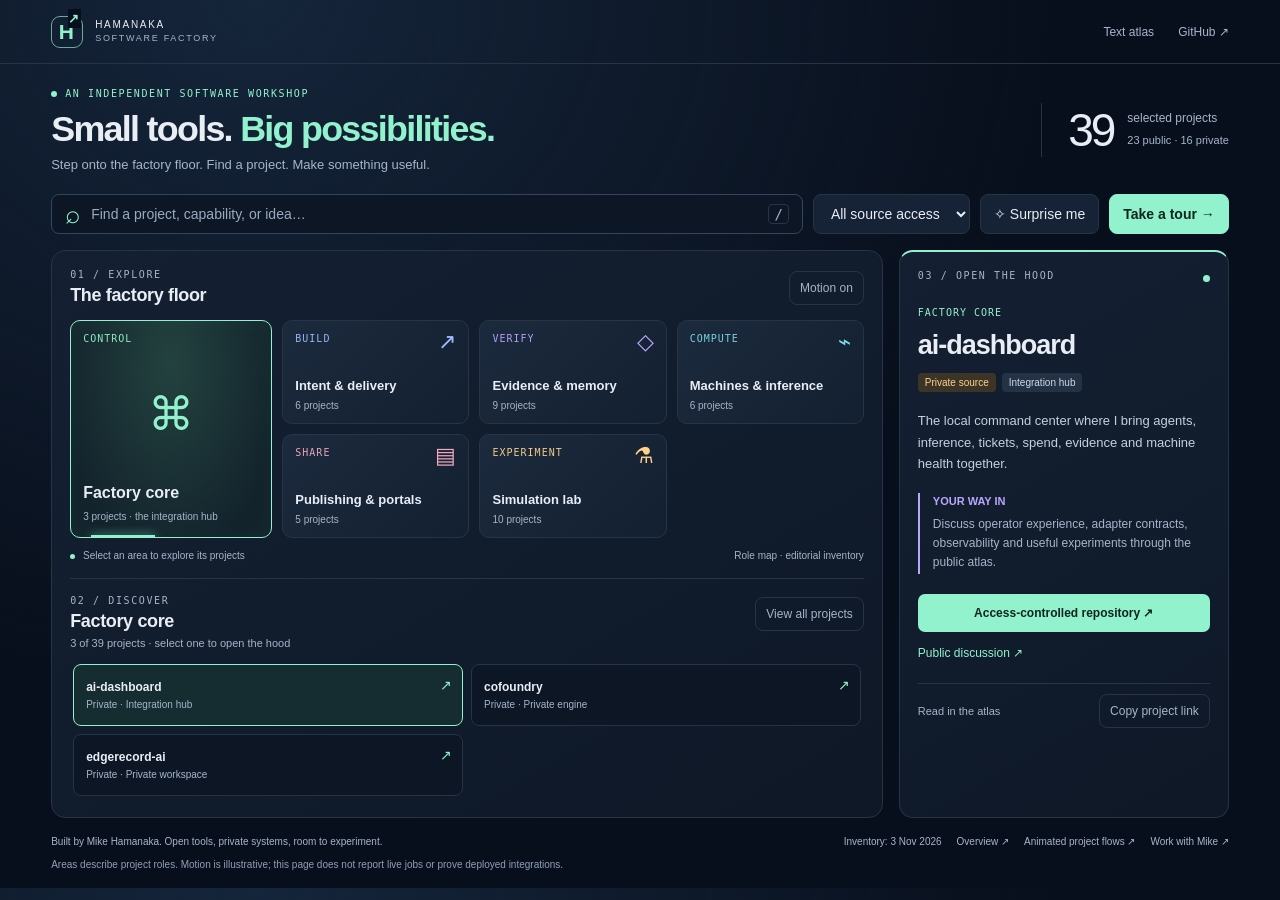
<file: ecosystem.html>
<!doctype html>
<html lang="en">
<head>
  <meta charset="utf-8"><meta name="viewport" content="width=device-width,initial-scale=1">
  <title>The Software Factory · Mike Hamanaka</title>
  <meta name="description" content="Step onto the factory floor. Explore 41 software projects, find your next experiment, and see how the workshop fits together.">
  <meta name="color-scheme" content="dark"><link rel="canonical" href="https://hamanakam1.github.io/ecosystem.html">
  <link rel="icon" href="assets/favicon.svg"><link rel="stylesheet" href="assets/ecosystem.css">
  <script src="assets/ecosystem-viewer.js" defer></script>
</head>
<body>
<a class="skip-link" href="#main">Skip to factory</a>
<header class="topbar"><a class="brand" href="index.html"><span class="brand-mark" aria-hidden="true">H<span>↗</span></span><span>HAMANAKA <b>SOFTWARE FACTORY</b></span></a><nav aria-label="Main navigation"><a href="atlas.html#repos">Text atlas</a><a href="https://github.com/hamanakam1">GitHub ↗</a></nav></header>
<main id="main" tabindex="-1">
  <section class="intro" aria-labelledby="page-title"><div><p class="eyebrow"><span class="spark" aria-hidden="true"></span> AN INDEPENDENT SOFTWARE WORKSHOP</p><h1 id="page-title">Small tools. <span>Big possibilities.</span></h1><p>Step onto the factory floor. Find a project. Make something useful.</p></div><div class="inventory" aria-label="Repository inventory"><strong id="total-count">39</strong><span>selected projects<br><b id="access-count">23 public · 16 private</b></span></div></section>
  <div class="toolbar" aria-label="Factory controls">
    <label class="search"><span aria-hidden="true">⌕</span><input disabled id="project-search" type="search" placeholder="Find a project, capability, or idea…" aria-label="Search projects"><kbd aria-hidden="true">/</kbd></label>
    <label class="access-filter"><span class="sr-only">Source access</span><select disabled id="access-filter"><option value="all">All source access</option><option value="public">Public projects</option><option value="private">Private projects</option></select></label>
    <button disabled id="surprise" type="button">✧ Surprise me</button><button disabled id="tour-start" class="primary" type="button">Take a tour <span aria-hidden="true">→</span></button>
  </div>
  <p id="selection-status" class="sr-only" role="status"></p>
  <div id="load-status" role="status">Opening the workshop…</div>
  <div id="factory" class="workspace" hidden>
    <section class="floor-panel" aria-labelledby="floor-title">
      <div class="panel-heading"><div><span class="eyebrow">01 / EXPLORE</span><h2 id="floor-title">The factory floor</h2></div><button id="motion" class="quiet" type="button" aria-pressed="true">Motion on</button></div>
      <div id="stations" class="stations" aria-label="Factory areas"></div>
      <div class="floor-caption"><span><span class="legend-dot" aria-hidden="true"></span> Select an area to explore its projects</span><span>Role map · editorial inventory</span></div>
      <div class="project-heading"><div><span class="eyebrow">02 / DISCOVER</span><h2 id="list-title">Factory core</h2></div><button id="show-all" class="quiet" type="button">View all projects</button></div>
      <p id="results-status" class="results-status" role="status"></p>
      <div id="project-list" class="project-list" aria-label="Matching projects"></div>
      <div id="empty-state" class="empty-state" hidden><strong>No projects found.</strong><p>Try “evidence”, “terminal”, or another source-access filter.</p><button id="clear-filters" type="button">Clear filters</button></div>
    </section>
    <aside class="inspector" aria-label="Selected project"><div class="panel-heading"><span class="eyebrow">03 / OPEN THE HOOD</span><span class="inspector-dot" aria-hidden="true"></span></div><div id="project-detail"></div></aside>
  </div>
  <section id="tour" class="tour" aria-label="Guided factory tour" hidden><div><span id="tour-step" class="eyebrow"></span><h2 id="tour-title" aria-live="polite"></h2><p id="tour-description"></p></div><div class="tour-actions"><button id="tour-inspect" class="tour-inspect" type="button">Inspect project</button><button id="tour-prev" type="button" aria-label="Previous tour stop">←</button><button id="tour-next" type="button">Next stop →</button><button id="tour-close" class="quiet" type="button">End tour</button></div></section>
  <footer><p>Built by Mike Hamanaka. Open tools, private systems, room to experiment.</p><div><span id="inventory-date">Inventory: 3 Nov 2026</span><a href="assets/factory-overview.svg">Overview ↗</a><a href="factory.html">Animated project flows ↗</a><a href="work.html">Work with Mike ↗</a></div><p class="provenance">Areas describe project roles. Motion is illustrative; this page does not report live jobs or prove deployed integrations.</p></footer>
  <noscript><style>.toolbar,#load-status{display:none}</style><p class="fallback">The interactive floor needs JavaScript. <a href="atlas.html#repos">Browse all projects in the text atlas</a>.</p></noscript>
</main>
<dialog id="project-dialog" aria-label="Project details"><button id="close-dialog" class="dialog-close" type="button">Close details ×</button><div id="mobile-detail"></div></dialog>
</body></html>
</file>
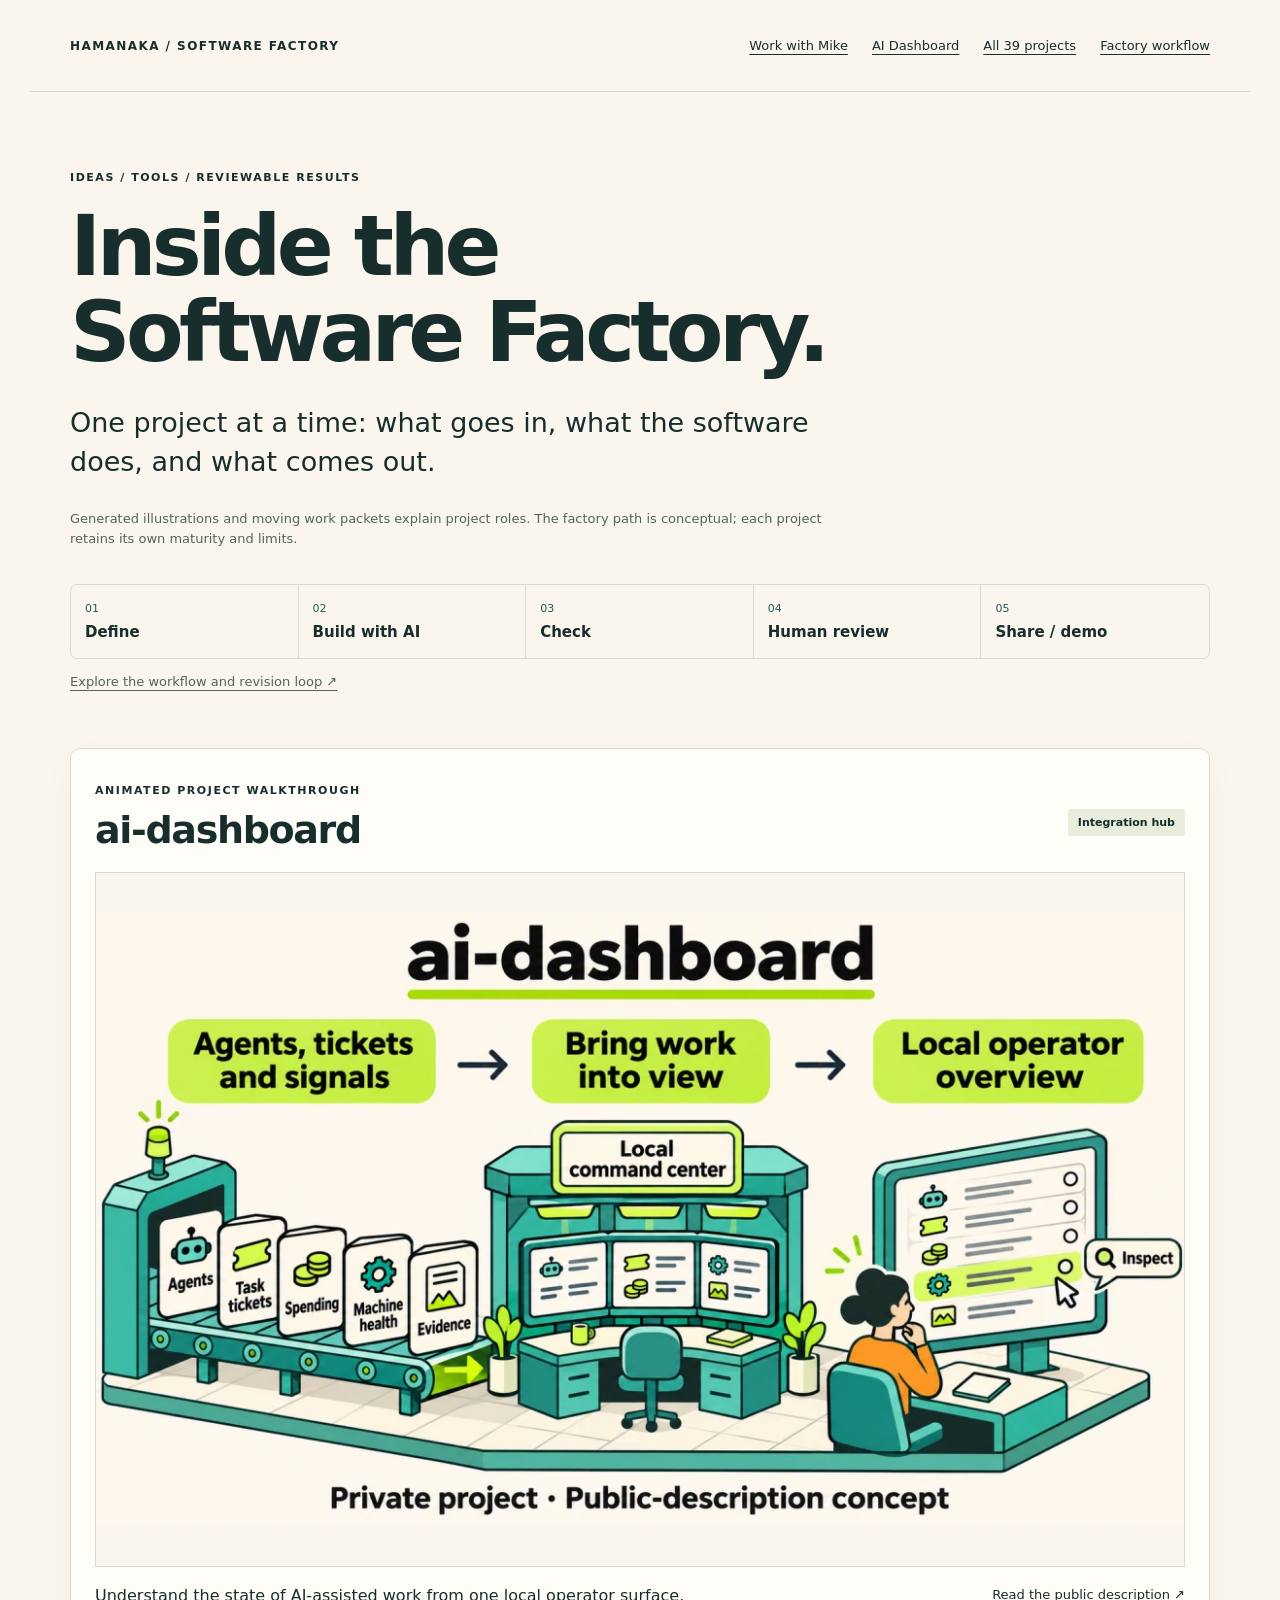
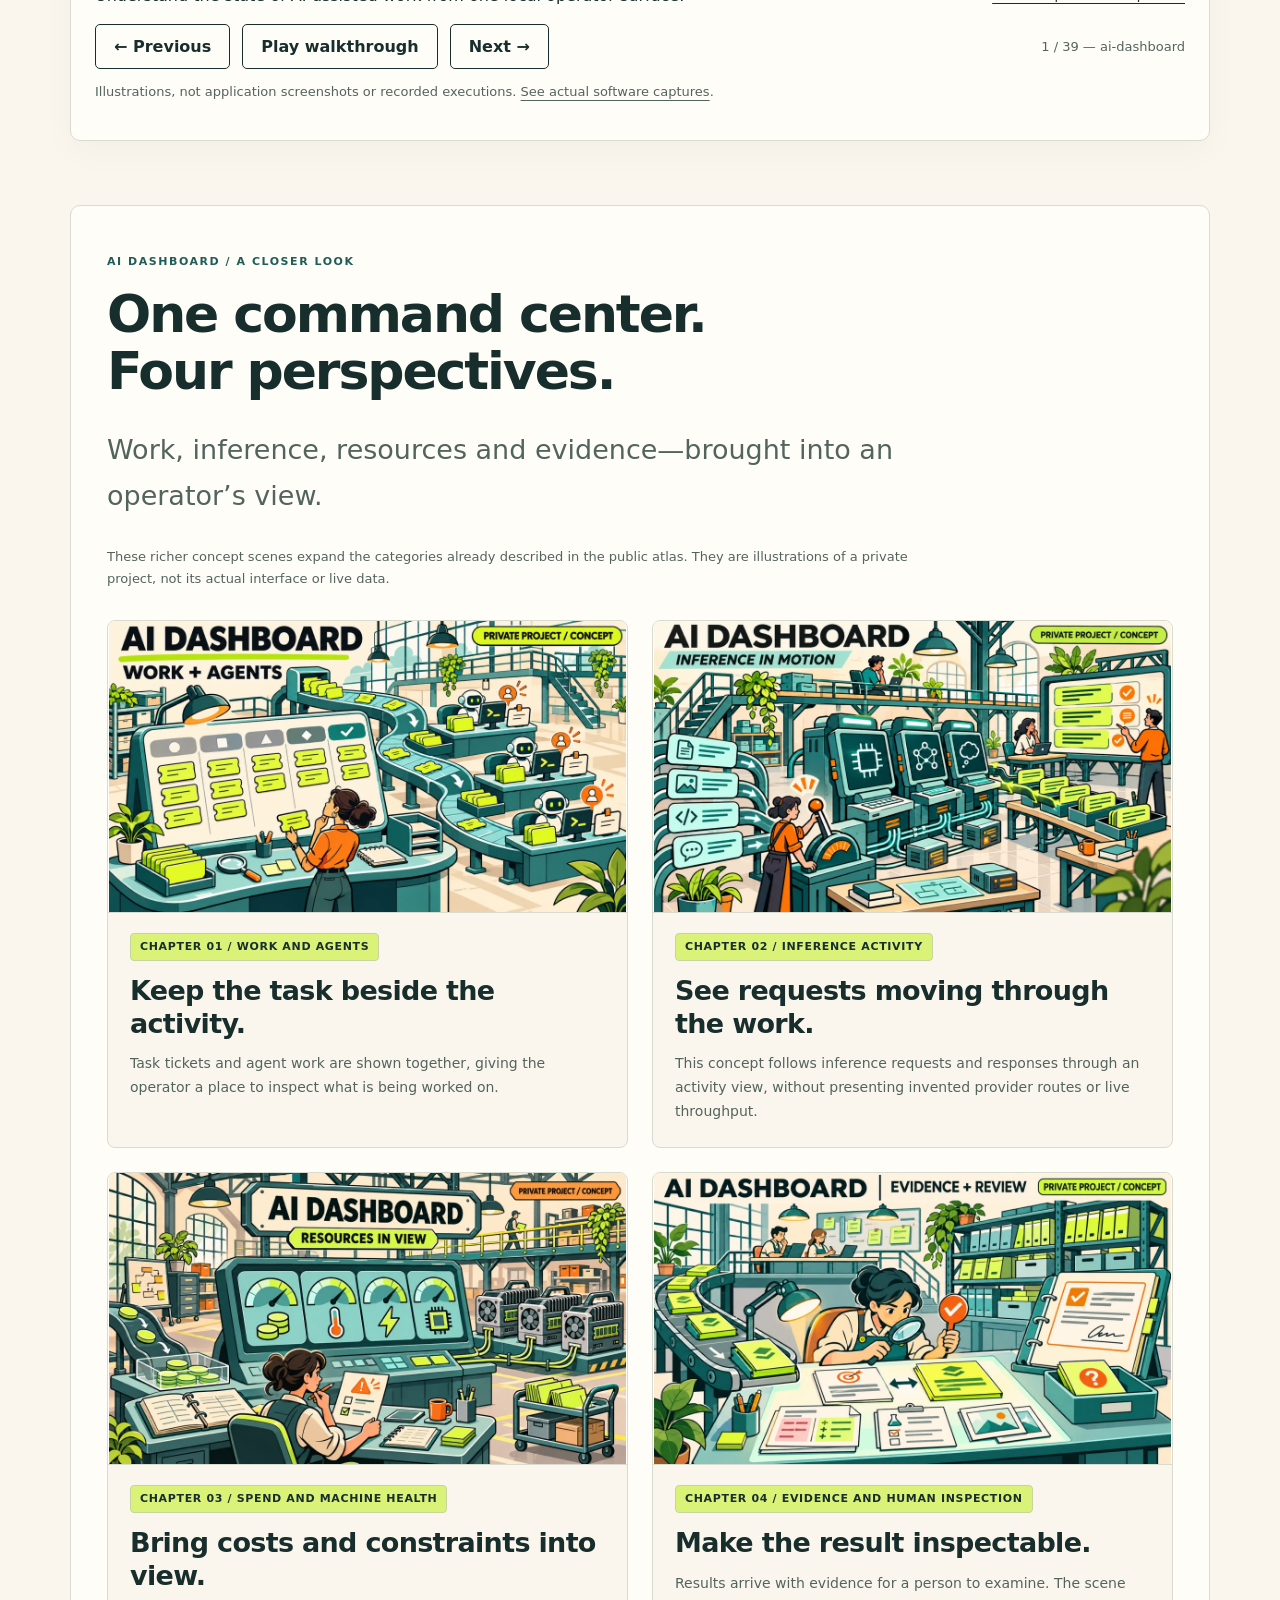
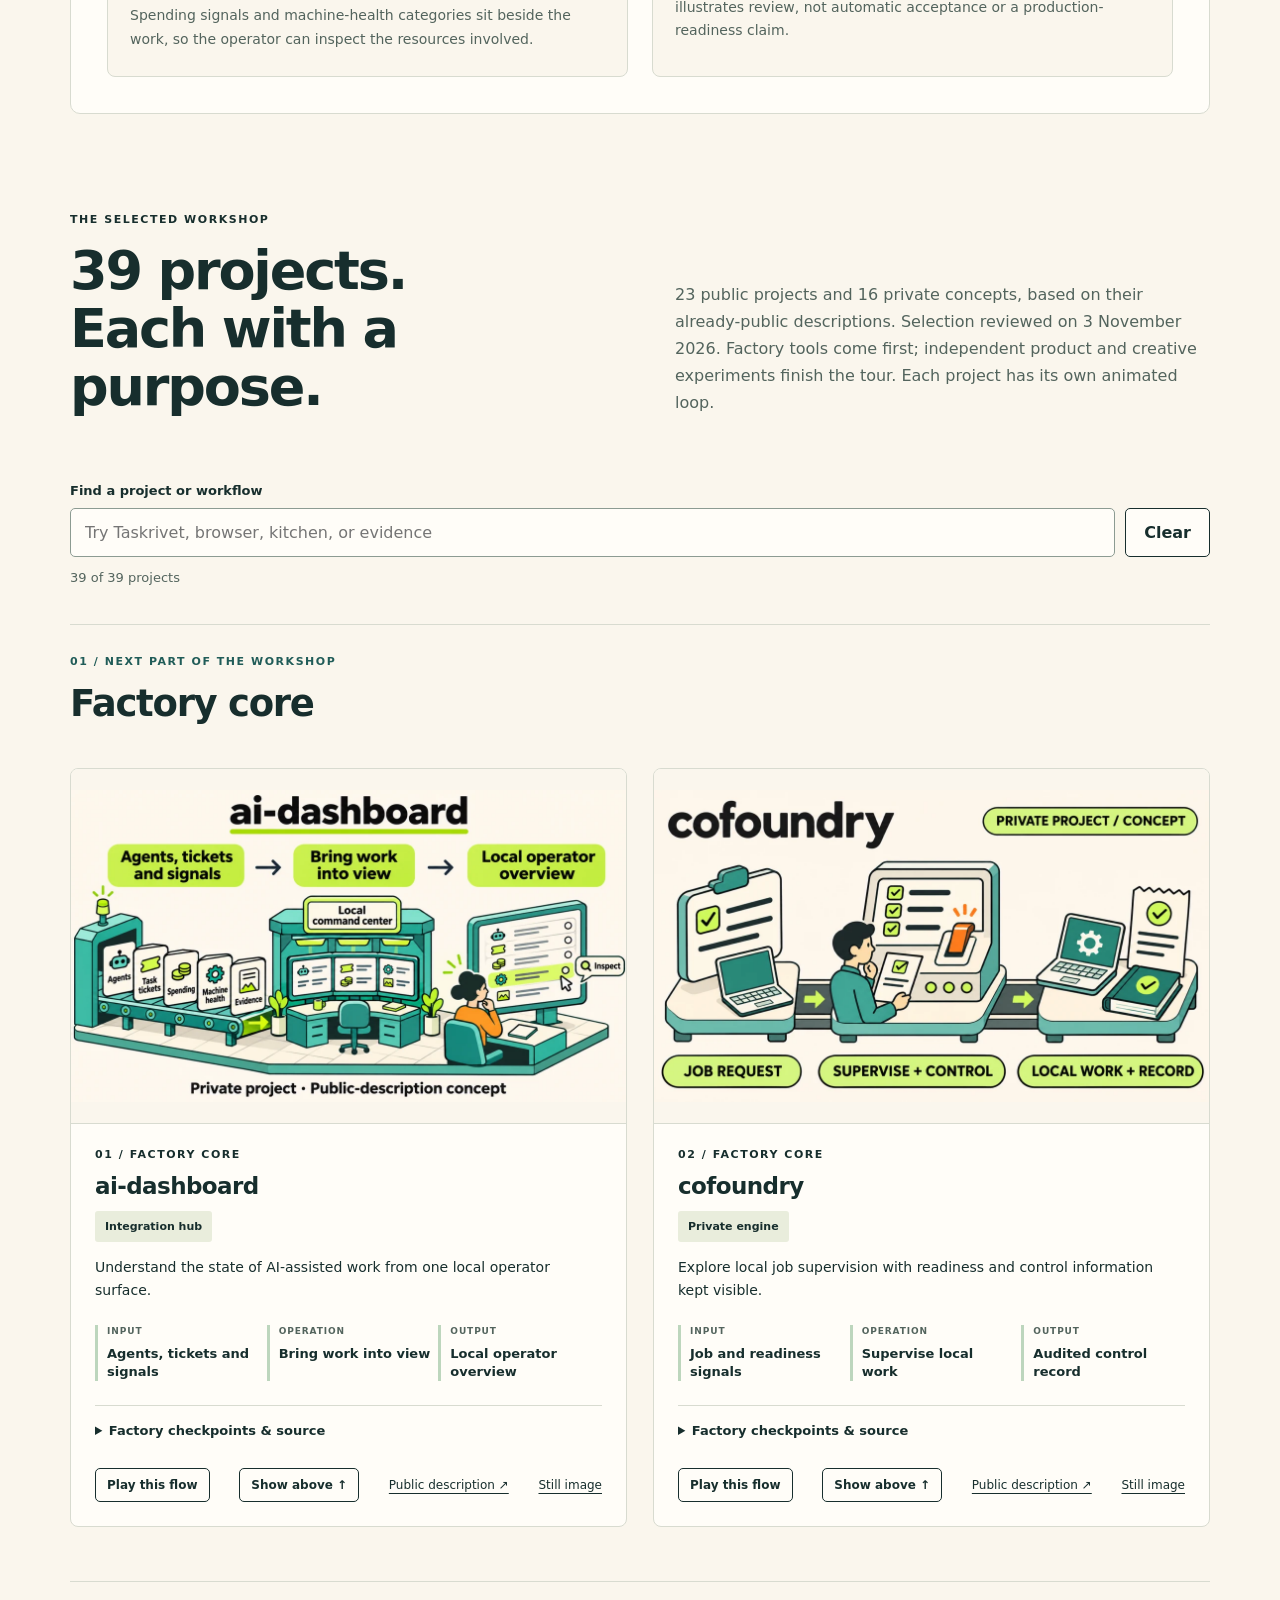
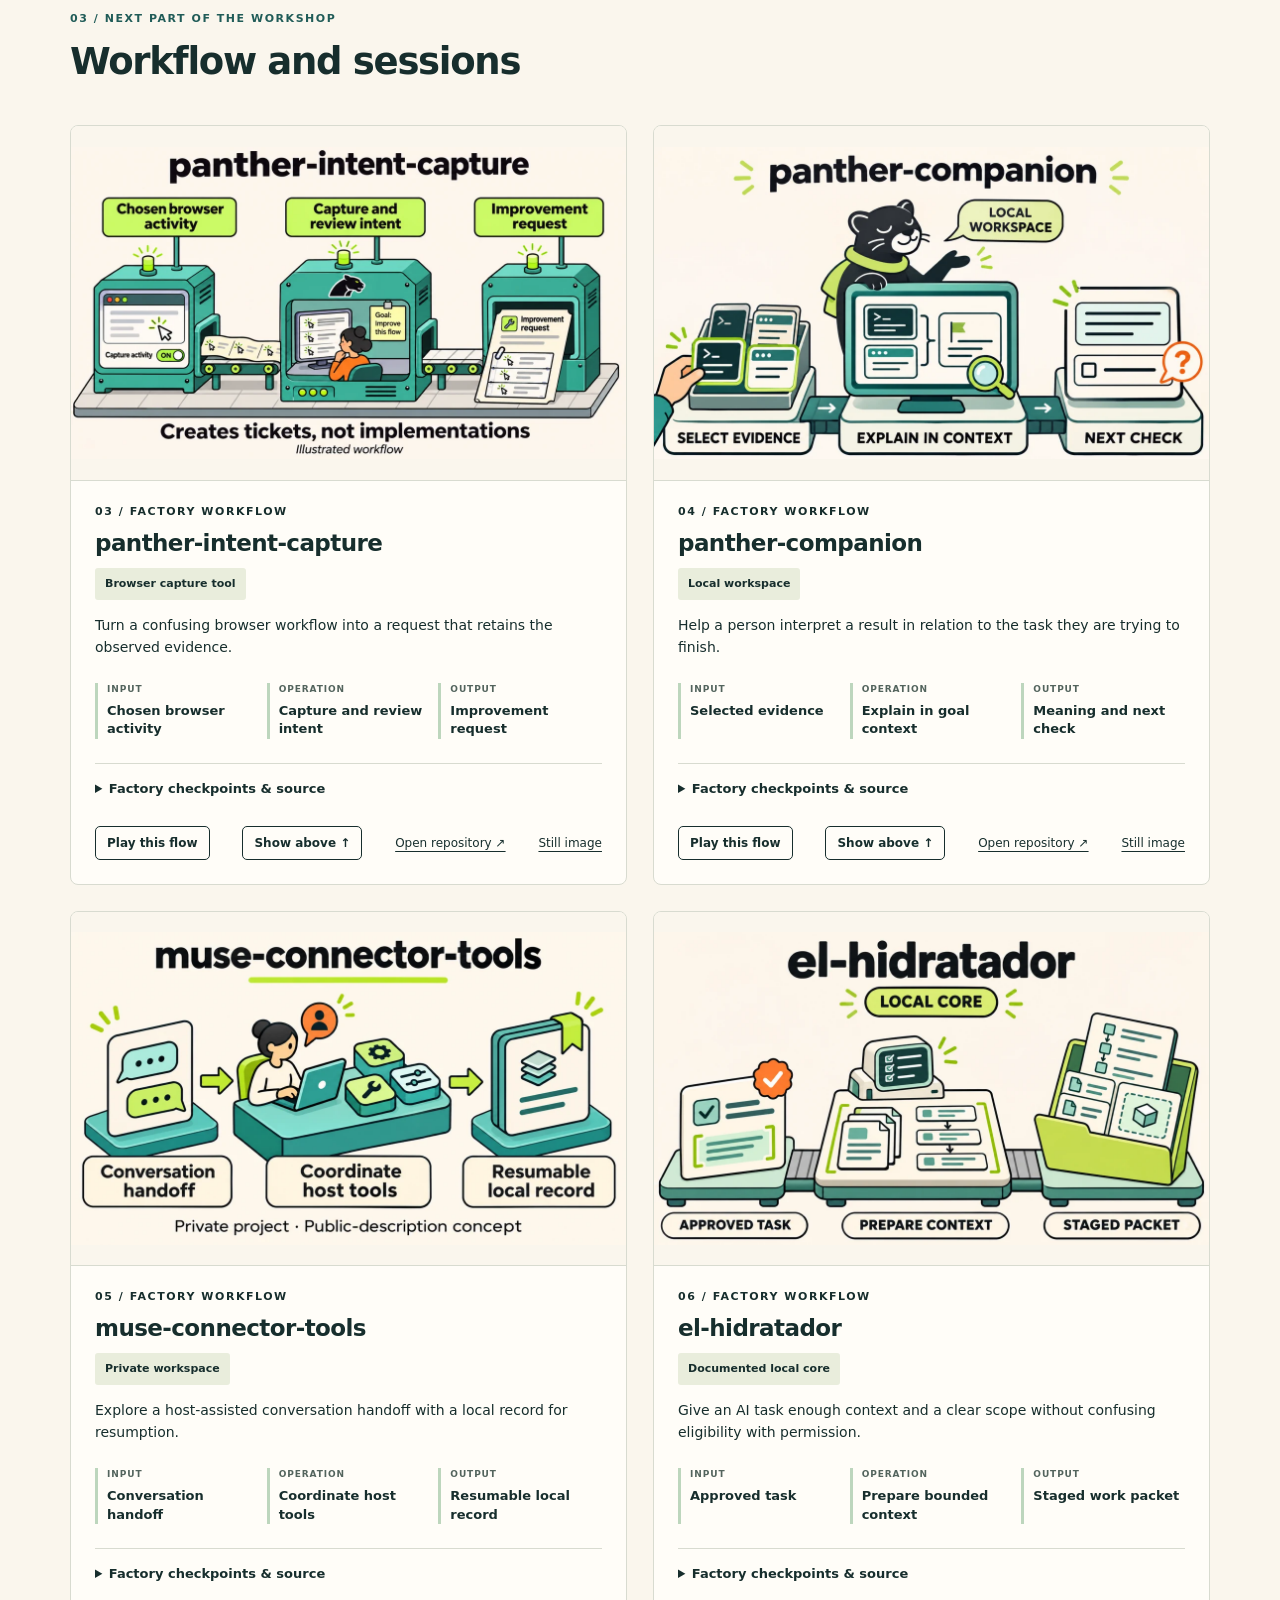
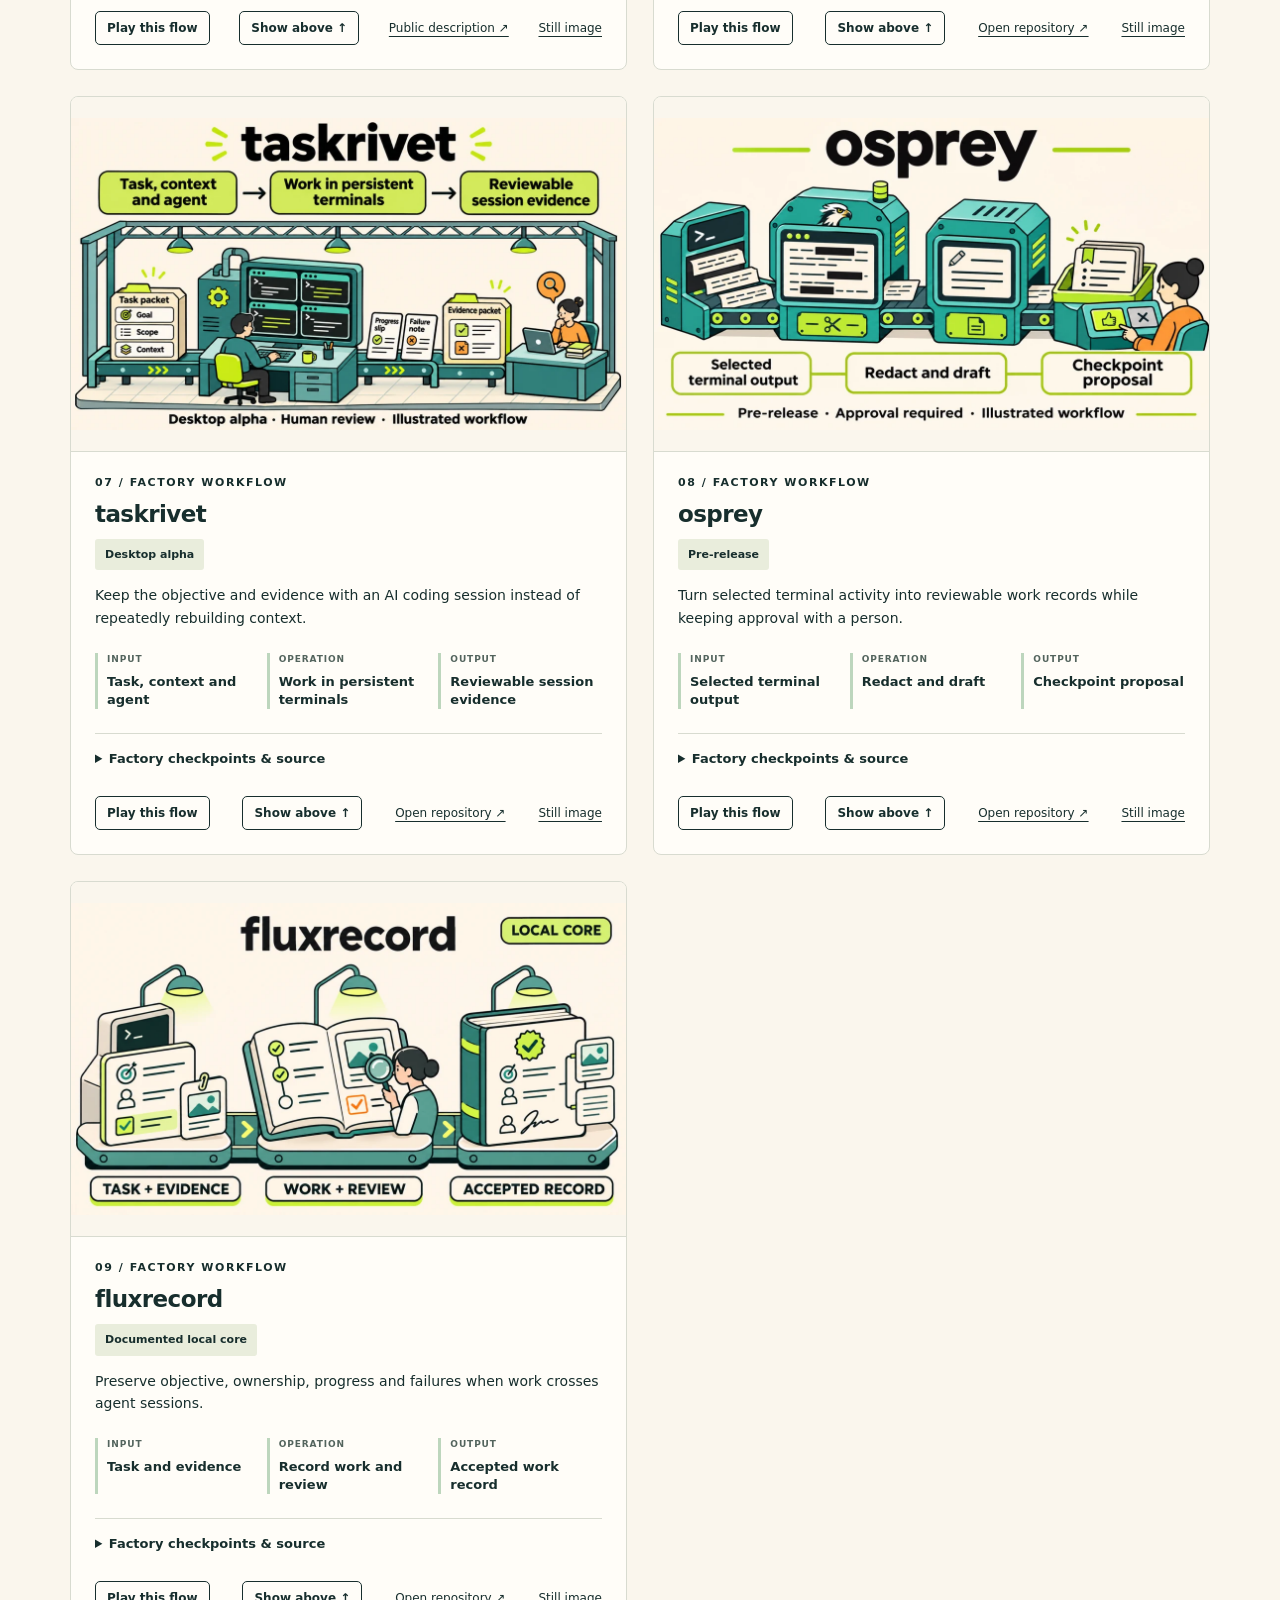
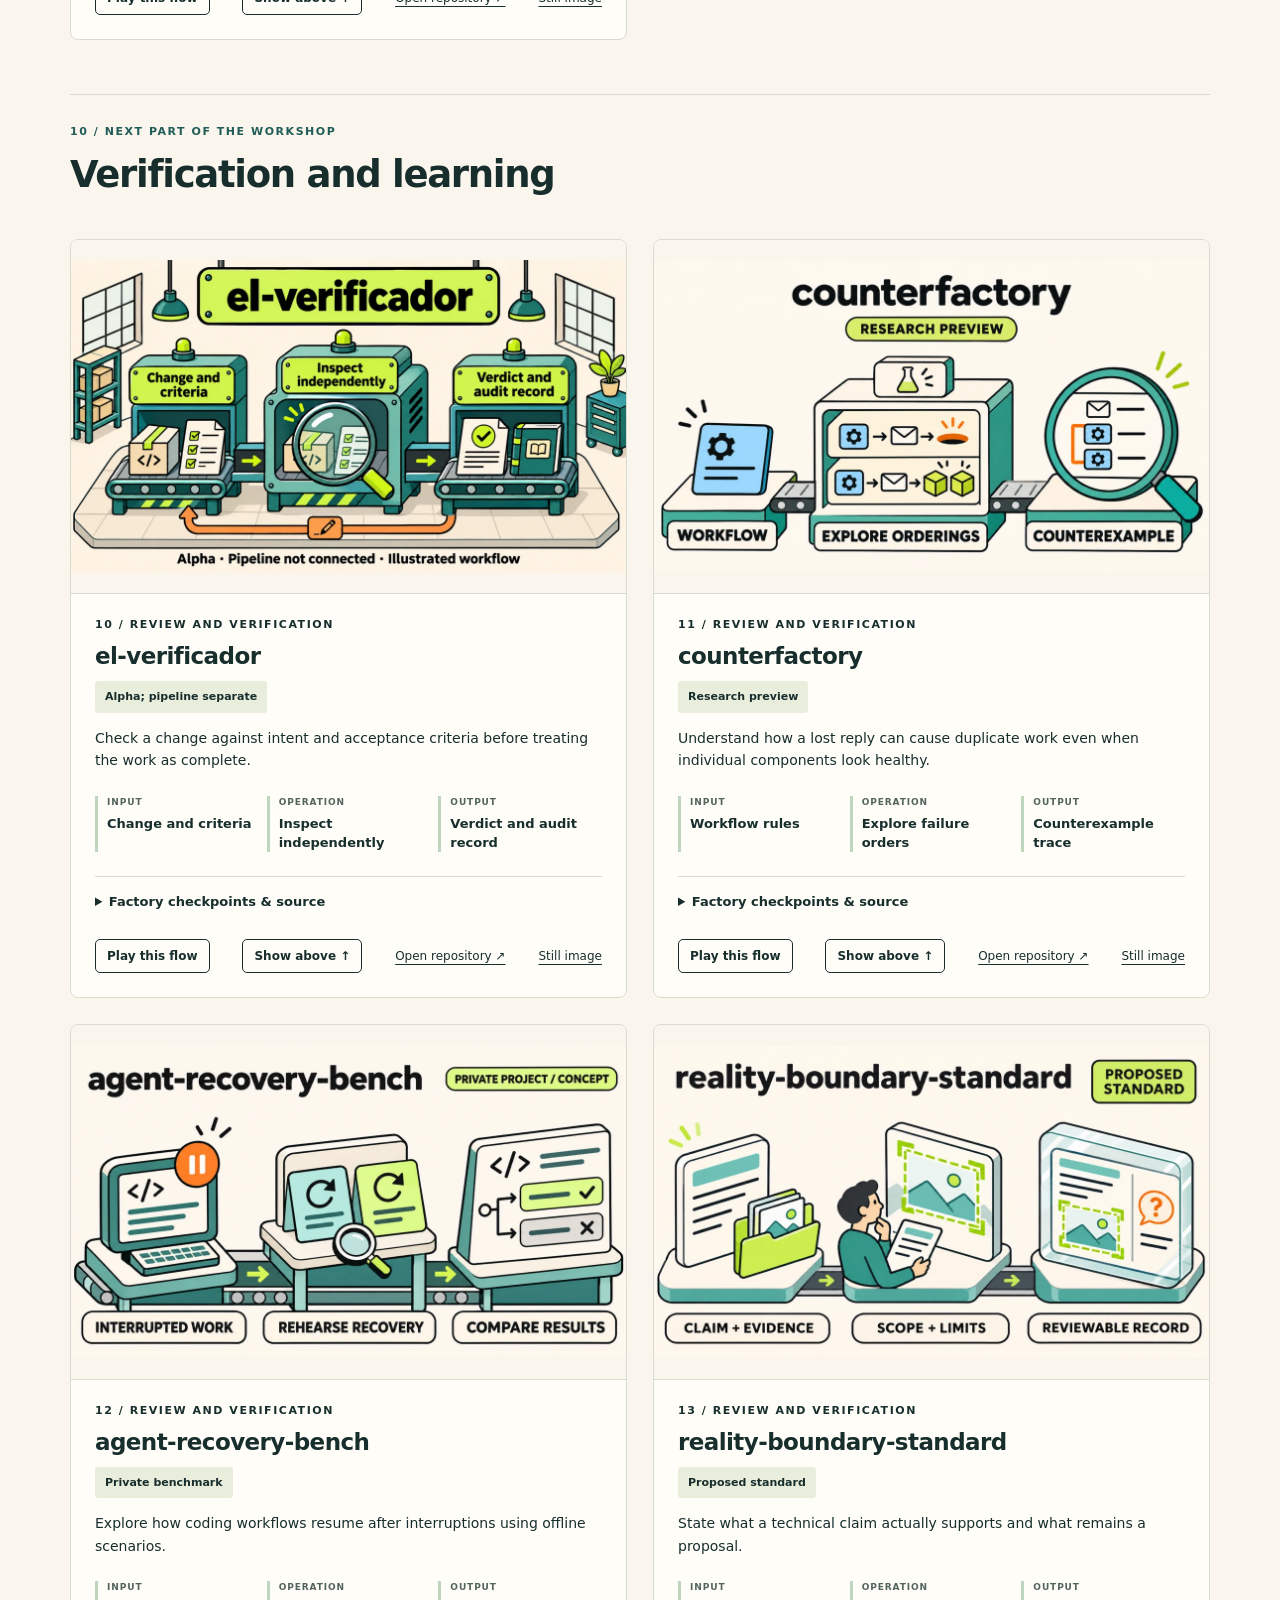
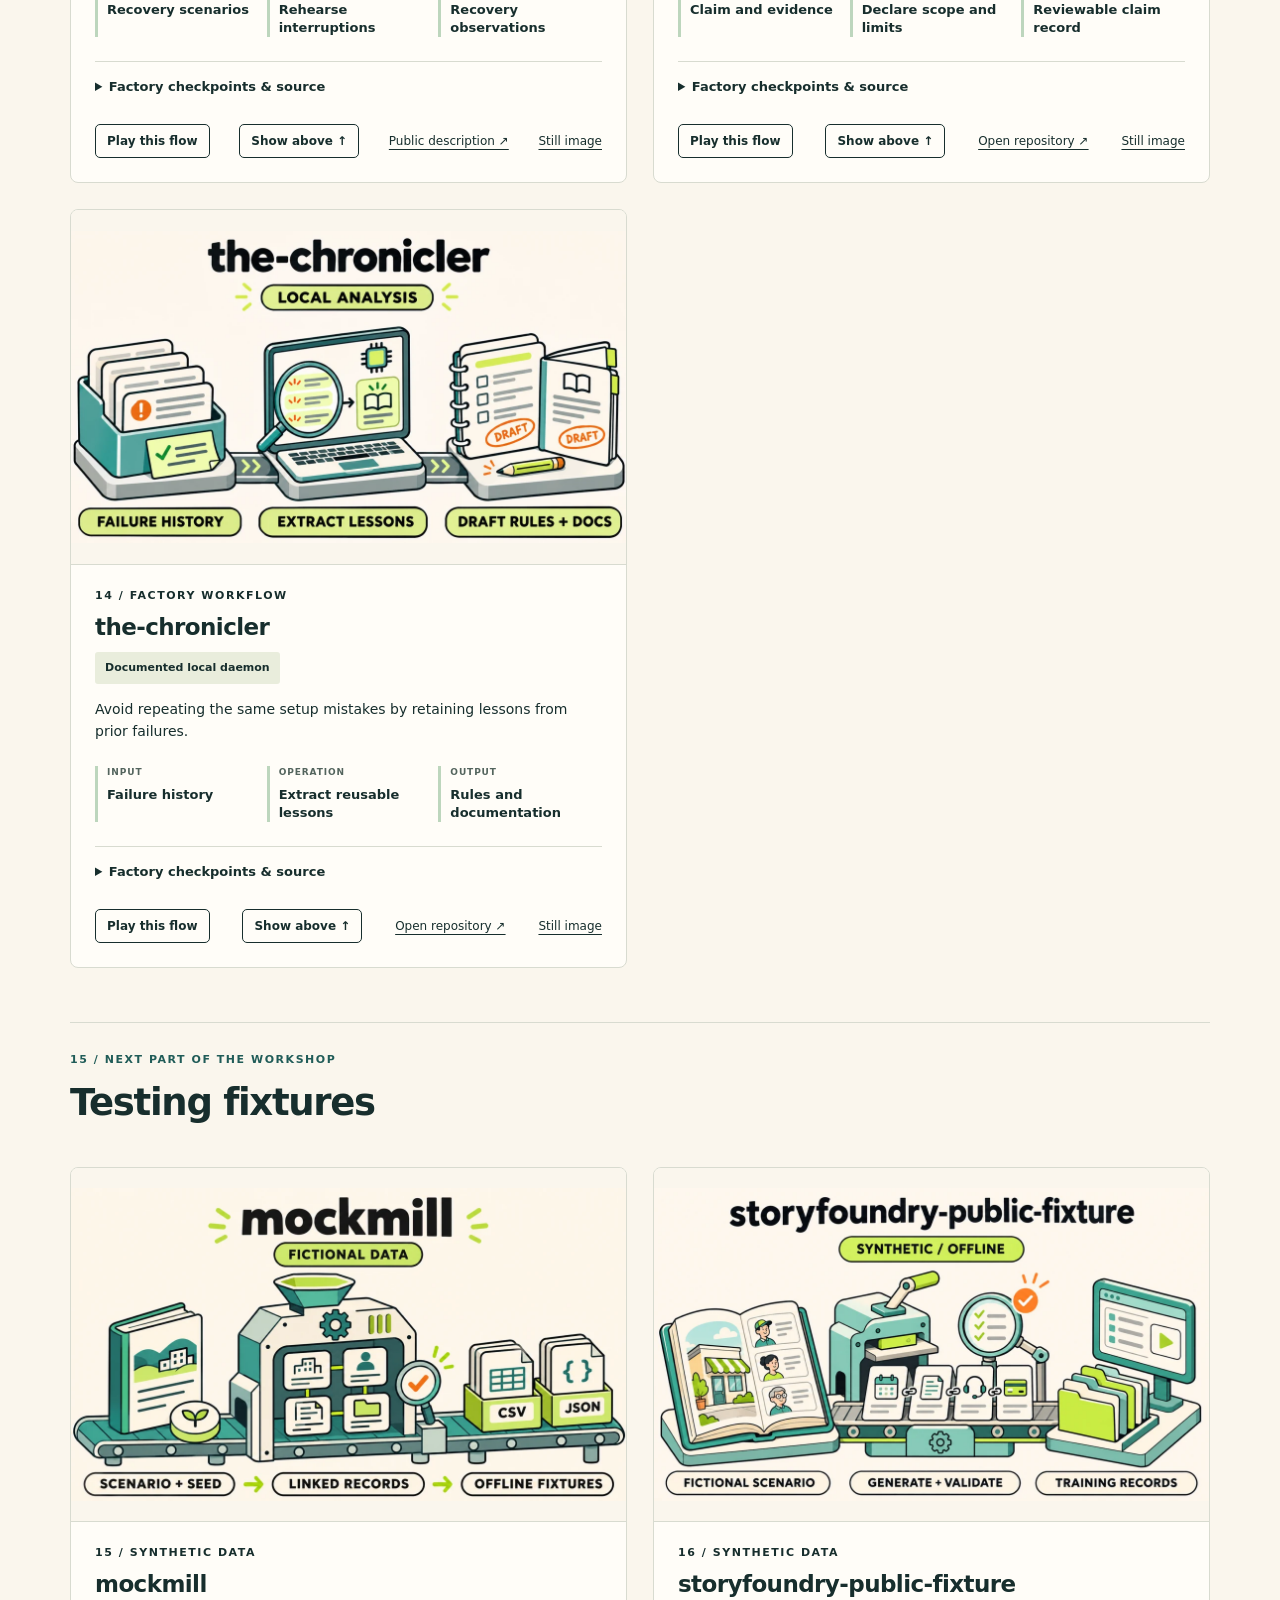
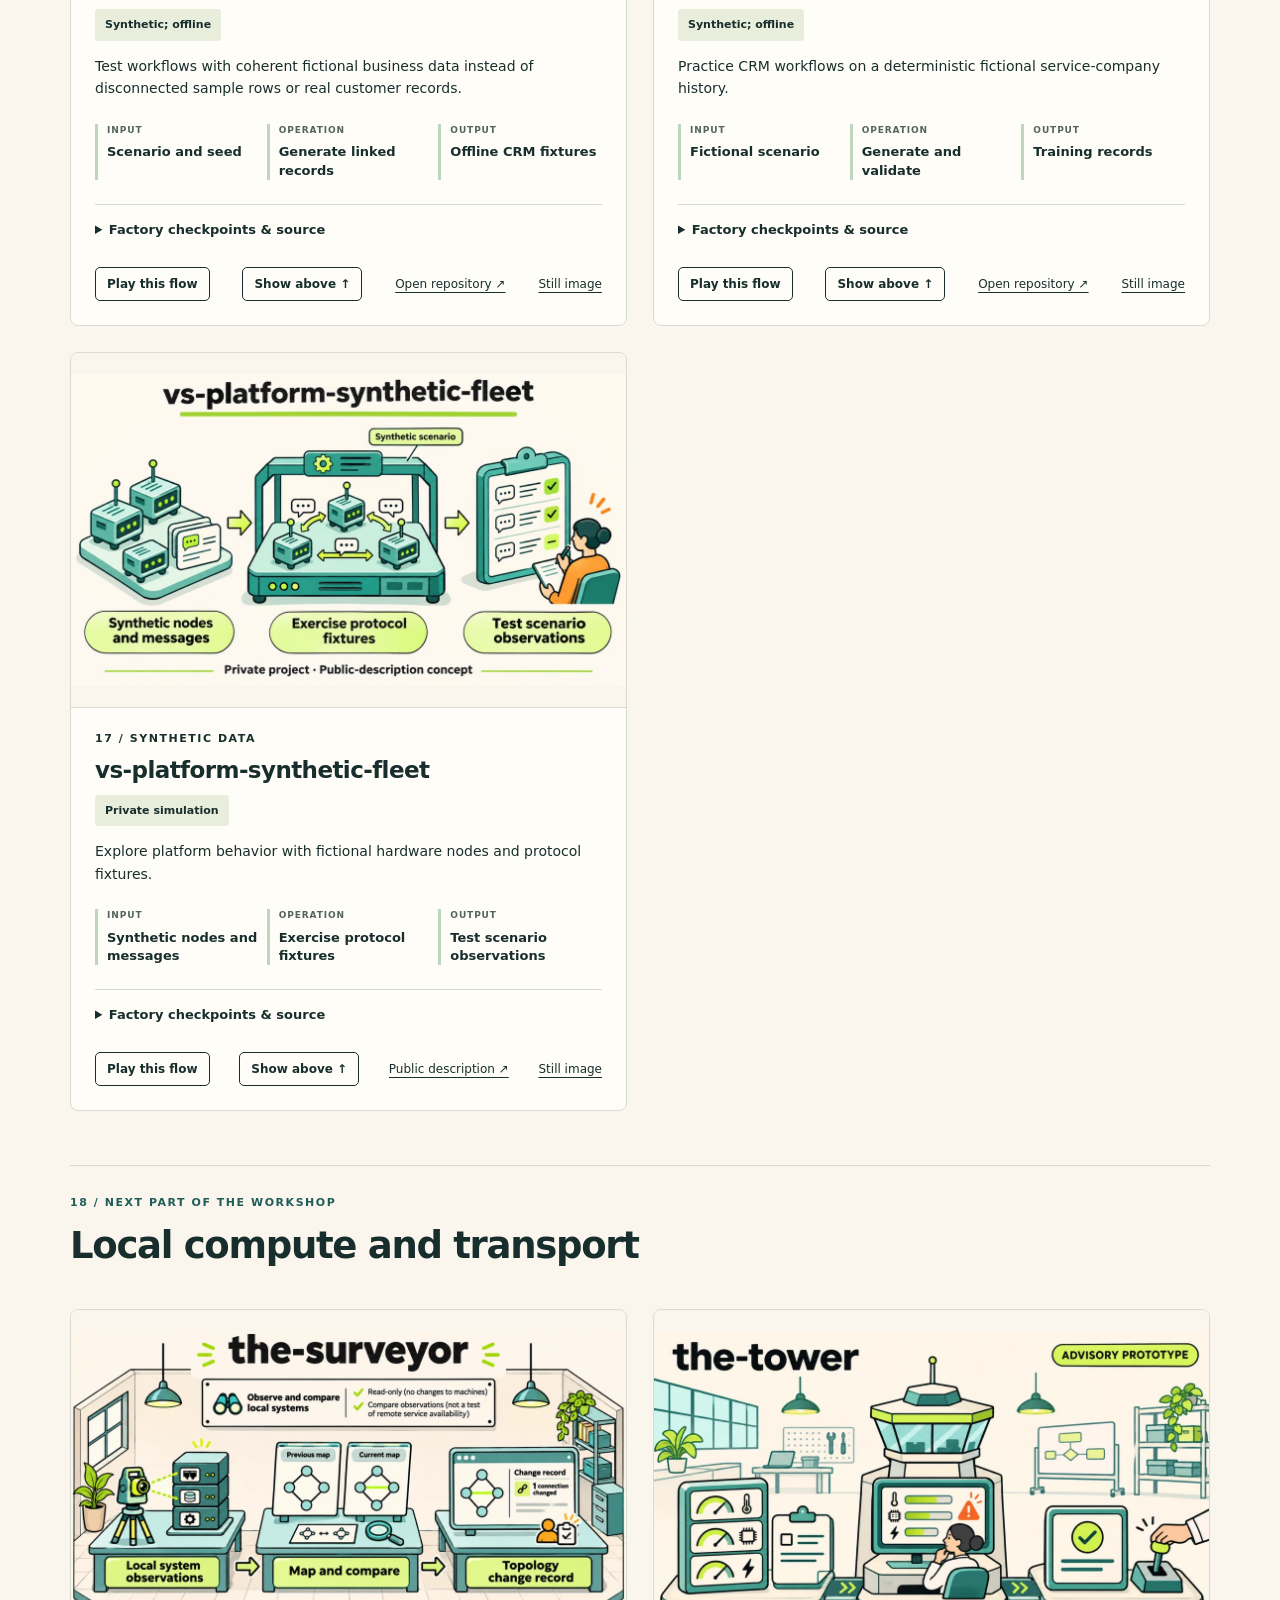
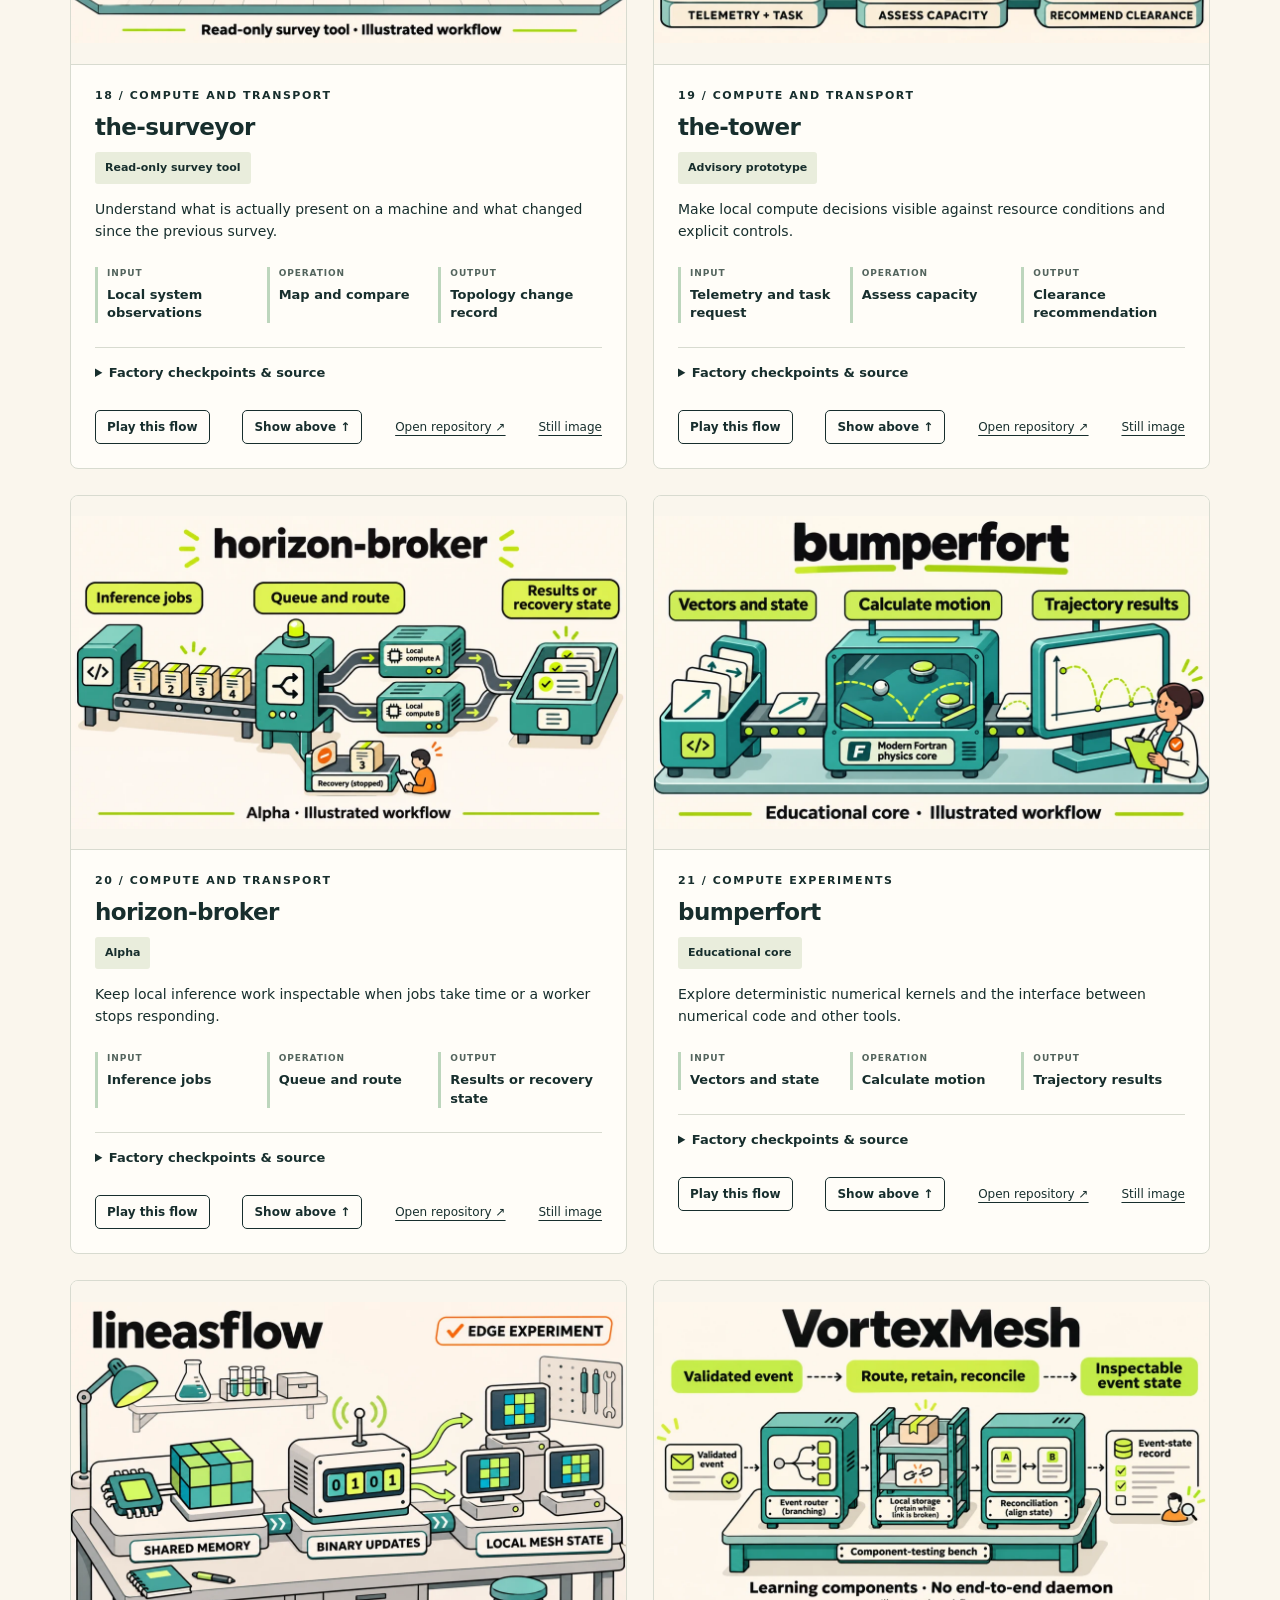
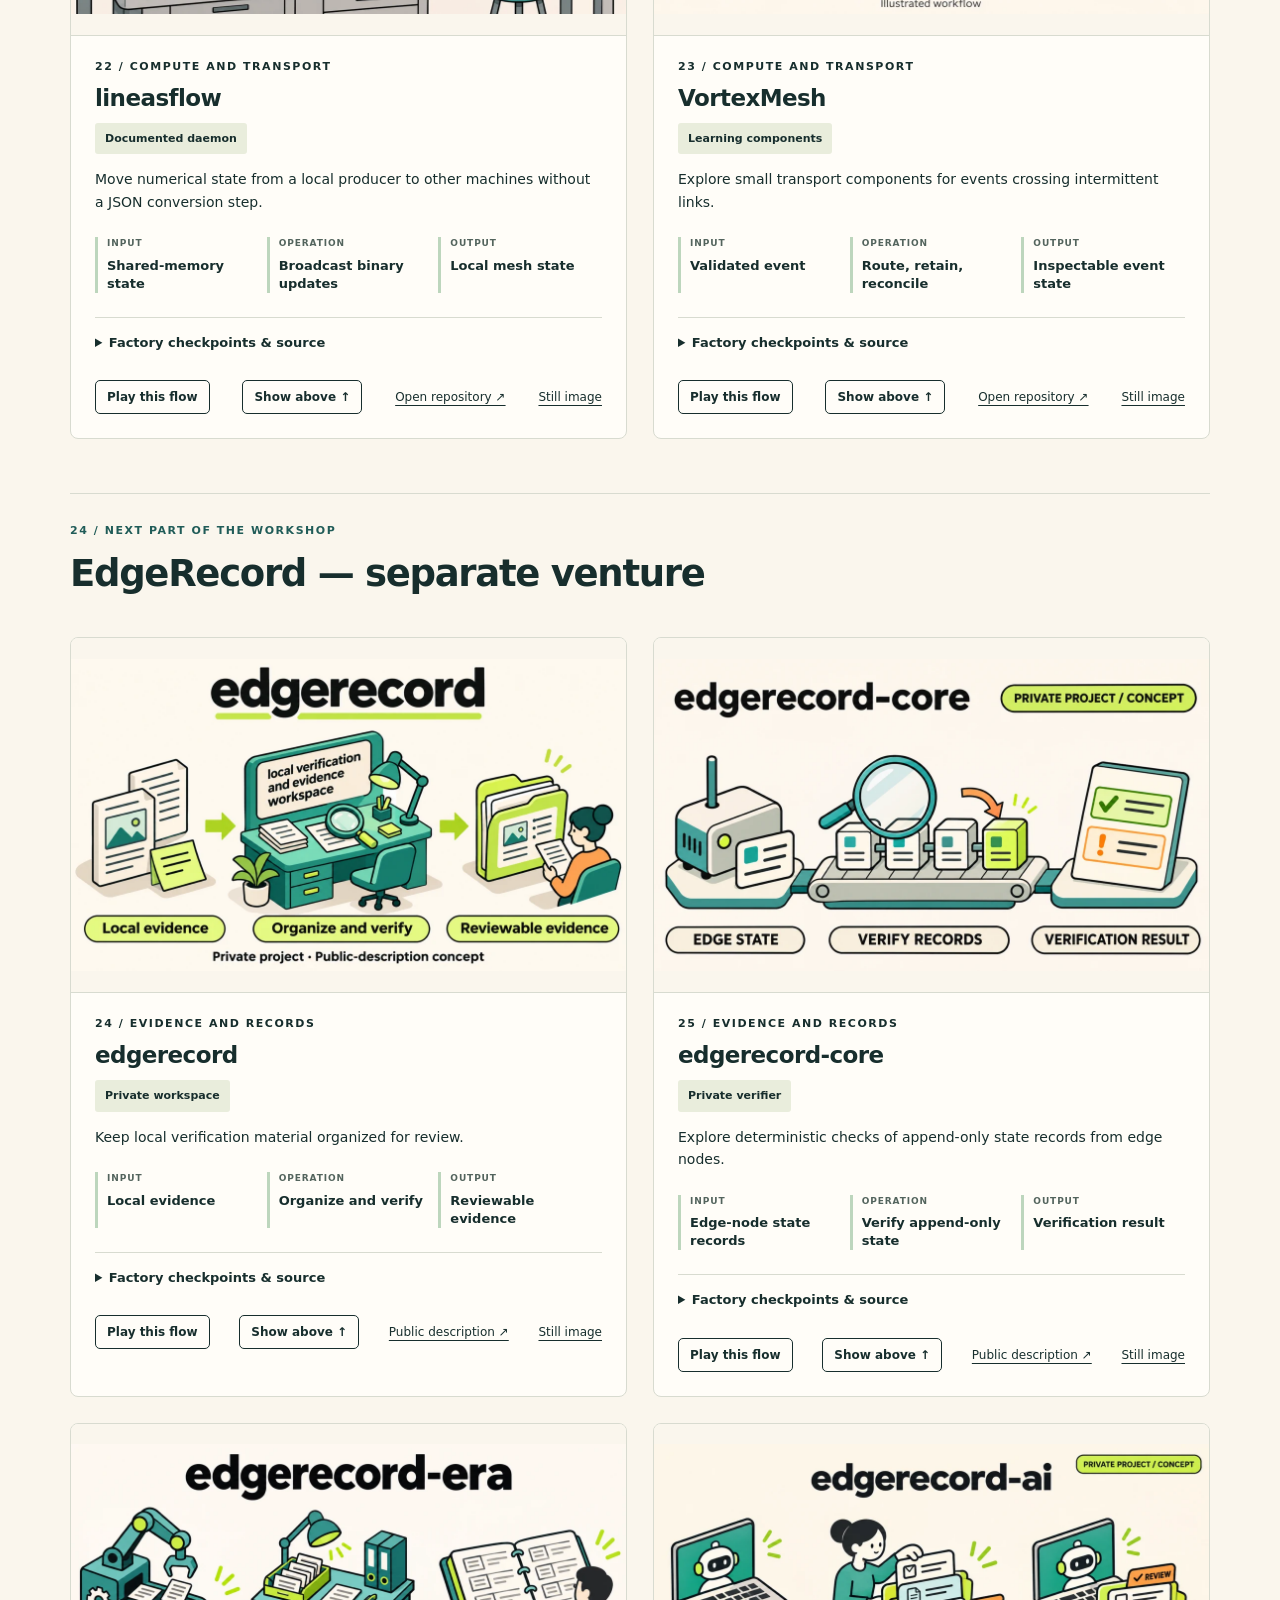
<file: factory.html>
<!doctype html>
<html lang="en"><head><meta charset="utf-8"><meta name="viewport" content="width=device-width,initial-scale=1"><meta name="color-scheme" content="light"><title>Inside the Software Factory — Mike Hamanaka</title><meta name="description" content="Follow 39 selected software projects from input to result, with illustrated workflows and source links."><link rel="canonical" href="https://hamanakam1.github.io/factory.html"><meta property="og:image" content="https://hamanakam1.github.io/assets/factory-stories/factory-cover.webp"><link rel="stylesheet" href="assets/factory-stories.css"></head>
<body><a class="skip" href="#main">Skip to content</a><header class="top wrap"><a class="brand" href="index.html">HAMANAKA / SOFTWARE FACTORY</a><nav aria-label="Main"><a href="index.html#contact">Work with Mike</a><a href="#dashboard-detail">AI Dashboard</a><a href="#projects">All 39 projects</a><a href="diagrams/factory-flow.html">Factory workflow</a></nav></header>
<main id="main" class="wrap"><section class="intro"><p class="eyebrow">IDEAS / TOOLS / REVIEWABLE RESULTS</p><h1>Inside the<br>Software Factory.</h1><p class="lead">One project at a time: what goes in, what the software does, and what comes out.</p><p class="scope">Generated illustrations and moving work packets explain project roles. The factory path is conceptual; each project retains its own maturity and limits.</p><ol class="factory-path" aria-label="Conceptual software factory process"><li>01 <strong>Define</strong></li><li>02 <strong>Build with AI</strong></li><li>03 <strong>Check</strong></li><li>04 <strong>Human review</strong></li><li>05 <strong>Share / demo</strong></li></ol><p class="small"><a href="diagrams/factory-flow.html">Explore the workflow and revision loop ↗</a></p></section>
<section id="walkthrough" class="walkthrough" aria-labelledby="walkthrough-title"><div class="viewer-heading"><div><p class="eyebrow">ANIMATED PROJECT WALKTHROUGH</p><h2 id="walkthrough-title">ai-dashboard</h2></div><p id="viewer-maturity" class="badge">Integration hub</p></div><img id="viewer-image" src="assets/factory-stories/ai-dashboard.webp" width="1120" height="630" alt="ai-dashboard illustrated input, operation and output"><div class="viewer-bottom"><p id="viewer-purpose">Understand the state of AI-assisted work from one local operator surface.</p><a id="viewer-source" href="https://github.com/hamanakam1/hamanakam1.github.io/blob/549098d56def24511d7b941da31ce5c6875f3df9/scripts/build_atlas.py#L31">Inspect the published description ↗</a></div><div class="controls" id="viewer-controls" hidden><button id="story-prev" type="button" aria-label="Previous project">← Previous</button><button id="story-play" type="button" aria-pressed="false">Play walkthrough</button><button id="story-next" type="button" aria-label="Next project">Next →</button><span id="story-position" role="status" aria-live="polite">1 / 39</span></div><p class="small">Illustrations, not application screenshots or recorded executions. <a href="index.html#selected-work">See actual software captures</a>.</p></section>
<section id="dashboard-detail" class="dashboard-detail" aria-labelledby="dashboard-detail-title"><p class="eyebrow">AI DASHBOARD / A CLOSER LOOK</p><h2 id="dashboard-detail-title">One command center.<br>Four perspectives.</h2><p class="lead">Work, inference, resources and evidence—brought into an operator’s view.</p><p class="scope">These richer concept scenes expand the categories already described in the public atlas. They are illustrations of a private project, not its actual interface or live data.</p><div class="detail-grid"><article><a href="assets/factory-stories/details/ai-dashboard-work.png"><img src="assets/factory-stories/details/ai-dashboard-work.webp" width="1120" height="630" loading="lazy" alt="AI Dashboard concept: Work and agents"></a><p class="chapter-number">CHAPTER 01 / WORK AND AGENTS</p><h3>Keep the task beside the activity.</h3><p>Task tickets and agent work are shown together, giving the operator a place to inspect what is being worked on.</p></article><article><a href="assets/factory-stories/details/ai-dashboard-inference.png"><img src="assets/factory-stories/details/ai-dashboard-inference.webp" width="1120" height="630" loading="lazy" alt="AI Dashboard concept: Inference activity"></a><p class="chapter-number">CHAPTER 02 / INFERENCE ACTIVITY</p><h3>See requests moving through the work.</h3><p>This concept follows inference requests and responses through an activity view, without presenting invented provider routes or live throughput.</p></article><article><a href="assets/factory-stories/details/ai-dashboard-resources.png"><img src="assets/factory-stories/details/ai-dashboard-resources.webp" width="1120" height="630" loading="lazy" alt="AI Dashboard concept: Spend and machine health"></a><p class="chapter-number">CHAPTER 03 / SPEND AND MACHINE HEALTH</p><h3>Bring costs and constraints into view.</h3><p>Spending signals and machine-health categories sit beside the work, so the operator can inspect the resources involved.</p></article><article><a href="assets/factory-stories/details/ai-dashboard-review.png"><img src="assets/factory-stories/details/ai-dashboard-review.webp" width="1120" height="630" loading="lazy" alt="AI Dashboard concept: Evidence and human inspection"></a><p class="chapter-number">CHAPTER 04 / EVIDENCE AND HUMAN INSPECTION</p><h3>Make the result inspectable.</h3><p>Results arrive with evidence for a person to examine. The scene illustrates review, not automatic acceptance or a production-readiness claim.</p></article></div></section><section id="projects" aria-labelledby="projects-title"><div class="section-heading"><div><p class="eyebrow">THE SELECTED WORKSHOP</p><h2 id="projects-title">39 projects.<br>Each with a purpose.</h2></div><p>23 public projects and 16 private concepts, based on their already-public descriptions. Selection reviewed on 3 November 2026. Factory tools come first; independent product and creative experiments finish the tour. Each project has its own animated loop.</p></div><div class="search-controls" hidden id="search-controls"><label for="story-search">Find a project or workflow</label><div><input id="story-search" type="search" placeholder="Try Taskrivet, browser, kitchen, or evidence"><button id="story-clear" type="button">Clear</button></div><p id="story-count" role="status" aria-live="polite">39 projects</p></div><p id="story-empty" hidden>No matching projects. Clear the search to see all projects.</p><div class="story-grid"><div class="story-section" id="section-factory-core" data-story-section="factory-core"><p class="eyebrow">01 / NEXT PART OF THE WORKSHOP</p><h3>Factory core</h3></div><article class="story-card" id="repo-ai-dashboard" data-story-card data-name="ai-dashboard" data-section="factory-core">
<a class="art" href="assets/factory-stories/ai-dashboard.gif" aria-label="Open animated ai-dashboard illustration"><img data-project-image="ai-dashboard" src="assets/factory-stories/ai-dashboard.webp" width="1120" height="630" loading="lazy" alt="ai-dashboard: Agents, tickets and signals → Bring work into view → Local operator overview. Generated illustration."></a>
<div class="card-copy"><div class="eyebrow">01 / Factory core</div><h3>ai-dashboard</h3><p class="badge">Integration hub</p><p>Understand the state of AI-assisted work from one local operator surface.</p>
<ol class="io"><li><span>INPUT</span>Agents, tickets and signals</li><li><span>OPERATION</span>Bring work into view</li><li><span>OUTPUT</span>Local operator overview</li></ol>
<details><summary>Factory checkpoints &amp; source</summary><p>Proposed checkpoints for discussing this project:</p><ol><li><strong>Frame</strong> Read the published project brief</li><li><strong>Build</strong> Explore a bounded concept</li><li><strong>Check</strong> Review operator information</li><li><strong>Review</strong> Person reviews the proposal</li></ol><p>Concept from public description; private source not reviewed. The local command center where I bring agents, inference, tickets, spend, evidence and machine health together.</p><a href="https://github.com/hamanakam1/hamanakam1.github.io/blob/549098d56def24511d7b941da31ce5c6875f3df9/scripts/build_atlas.py#L31">Read the published description ↗</a></details>
<div class="card-actions"><button hidden data-animate="ai-dashboard" type="button" aria-pressed="false">Play this flow</button><button hidden data-select="0" type="button">Show above ↑</button><a href="https://github.com/hamanakam1/hamanakam1.github.io/blob/549098d56def24511d7b941da31ce5c6875f3df9/scripts/build_atlas.py#L31">Public description ↗</a><a href="assets/factory-stories/ai-dashboard.png">Still image</a></div></div></article><article class="story-card" id="repo-cofoundry" data-story-card data-name="cofoundry" data-section="factory-core">
<a class="art" href="assets/factory-stories/cofoundry.gif" aria-label="Open animated cofoundry illustration"><img data-project-image="cofoundry" src="assets/factory-stories/cofoundry.webp" width="1120" height="630" loading="lazy" alt="cofoundry: Job and readiness signals → Supervise local work → Audited control record. Generated illustration."></a>
<div class="card-copy"><div class="eyebrow">02 / Factory core</div><h3>cofoundry</h3><p class="badge">Private engine</p><p>Explore local job supervision with readiness and control information kept visible.</p>
<ol class="io"><li><span>INPUT</span>Job and readiness signals</li><li><span>OPERATION</span>Supervise local work</li><li><span>OUTPUT</span>Audited control record</li></ol>
<details><summary>Factory checkpoints &amp; source</summary><p>Proposed checkpoints for discussing this project:</p><ol><li><strong>Frame</strong> Read the published project brief</li><li><strong>Build</strong> Explore a bounded concept</li><li><strong>Check</strong> Review readiness and controls</li><li><strong>Review</strong> Person reviews the proposal</li></ol><p>Concept from public description; private source not reviewed. Packaged supervisor, job dispatch, local execution, readiness and audited controls.</p><a href="https://github.com/hamanakam1/hamanakam1.github.io/blob/549098d56def24511d7b941da31ce5c6875f3df9/scripts/build_atlas.py#L32">Read the published description ↗</a></details>
<div class="card-actions"><button hidden data-animate="cofoundry" type="button" aria-pressed="false">Play this flow</button><button hidden data-select="1" type="button">Show above ↑</button><a href="https://github.com/hamanakam1/hamanakam1.github.io/blob/549098d56def24511d7b941da31ce5c6875f3df9/scripts/build_atlas.py#L32">Public description ↗</a><a href="assets/factory-stories/cofoundry.png">Still image</a></div></div></article><div class="story-section" id="section-workflow-sessions" data-story-section="workflow-sessions"><p class="eyebrow">03 / NEXT PART OF THE WORKSHOP</p><h3>Workflow and sessions</h3></div><article class="story-card" id="repo-panther-intent-capture" data-story-card data-name="panther-intent-capture" data-section="workflow-sessions">
<a class="art" href="assets/factory-stories/panther-intent-capture.gif" aria-label="Open animated panther-intent-capture illustration"><img data-project-image="panther-intent-capture" src="assets/factory-stories/panther-intent-capture.webp" width="1120" height="630" loading="lazy" alt="panther-intent-capture: Chosen browser activity → Capture and review intent → Improvement request. Generated illustration."></a>
<div class="card-copy"><div class="eyebrow">03 / Factory workflow</div><h3>panther-intent-capture</h3><p class="badge">Browser capture tool</p><p>Turn a confusing browser workflow into a request that retains the observed evidence.</p>
<ol class="io"><li><span>INPUT</span>Chosen browser activity</li><li><span>OPERATION</span>Capture and review intent</li><li><span>OUTPUT</span>Improvement request</li></ol>
<details><summary>Factory checkpoints &amp; source</summary><p>Proposed checkpoints for discussing this project:</p><ol><li><strong>Frame</strong> Define the useful result</li><li><strong>Build</strong> Explore a bounded change</li><li><strong>Check</strong> Review capture and request</li><li><strong>Review</strong> Person decides the next step</li></ol><p>Creates tickets, not implementations. Capture is opt-in; hypotheses are not verified defects; unsupported media/browser paths remain excluded.</p><a href="https://github.com/hamanakam1/panther-intent-capture/blob/f224402307503afb5a9448e9b80dc78b245fb4f9/README.md">Read the source at this revision ↗</a></details>
<div class="card-actions"><button hidden data-animate="panther-intent-capture" type="button" aria-pressed="false">Play this flow</button><button hidden data-select="2" type="button">Show above ↑</button><a href="https://github.com/hamanakam1/panther-intent-capture">Open repository ↗</a><a href="assets/factory-stories/panther-intent-capture.png">Still image</a></div></div></article><article class="story-card" id="repo-panther-companion" data-story-card data-name="panther-companion" data-section="workflow-sessions">
<a class="art" href="assets/factory-stories/panther-companion.gif" aria-label="Open animated panther-companion illustration"><img data-project-image="panther-companion" src="assets/factory-stories/panther-companion.webp" width="1120" height="630" loading="lazy" alt="panther-companion: Selected evidence → Explain in goal context → Meaning and next check. Generated illustration."></a>
<div class="card-copy"><div class="eyebrow">04 / Factory workflow</div><h3>panther-companion</h3><p class="badge">Local workspace</p><p>Help a person interpret a result in relation to the task they are trying to finish.</p>
<ol class="io"><li><span>INPUT</span>Selected evidence</li><li><span>OPERATION</span>Explain in goal context</li><li><span>OUTPUT</span>Meaning and next check</li></ol>
<details><summary>Factory checkpoints &amp; source</summary><p>Proposed checkpoints for discussing this project:</p><ol><li><strong>Frame</strong> Define the useful result</li><li><strong>Build</strong> Explore a bounded change</li><li><strong>Check</strong> Trace explanation to evidence</li><li><strong>Review</strong> Person decides the next step</li></ol><p>Inputs are selected or explicitly configured. Importing evidence does not authorize execution; optional sources and model use remain separate choices.</p><a href="https://github.com/hamanakam1/panther-companion/blob/e0e62f3a9a9d232a6ab60c1edc1eadba61156f46/README.md">Read the source at this revision ↗</a></details>
<div class="card-actions"><button hidden data-animate="panther-companion" type="button" aria-pressed="false">Play this flow</button><button hidden data-select="3" type="button">Show above ↑</button><a href="https://github.com/hamanakam1/panther-companion">Open repository ↗</a><a href="assets/factory-stories/panther-companion.png">Still image</a></div></div></article><article class="story-card" id="repo-muse-connector-tools" data-story-card data-name="muse-connector-tools" data-section="workflow-sessions">
<a class="art" href="assets/factory-stories/muse-connector-tools.gif" aria-label="Open animated muse-connector-tools illustration"><img data-project-image="muse-connector-tools" src="assets/factory-stories/muse-connector-tools.webp" width="1120" height="630" loading="lazy" alt="muse-connector-tools: Conversation handoff → Coordinate host tools → Resumable local record. Generated illustration."></a>
<div class="card-copy"><div class="eyebrow">05 / Factory workflow</div><h3>muse-connector-tools</h3><p class="badge">Private workspace</p><p>Explore a host-assisted conversation handoff with a local record for resumption.</p>
<ol class="io"><li><span>INPUT</span>Conversation handoff</li><li><span>OPERATION</span>Coordinate host tools</li><li><span>OUTPUT</span>Resumable local record</li></ol>
<details><summary>Factory checkpoints &amp; source</summary><p>Proposed checkpoints for discussing this project:</p><ol><li><strong>Frame</strong> Read the published project brief</li><li><strong>Build</strong> Explore a bounded concept</li><li><strong>Check</strong> Review a generic host handoff</li><li><strong>Review</strong> Person reviews the proposal</li></ol><p>Concept from public description; private source not reviewed. Host-assisted conversation tools with a resumable local ledger.</p><a href="https://github.com/hamanakam1/hamanakam1.github.io/blob/549098d56def24511d7b941da31ce5c6875f3df9/scripts/build_atlas.py#L26">Read the published description ↗</a></details>
<div class="card-actions"><button hidden data-animate="muse-connector-tools" type="button" aria-pressed="false">Play this flow</button><button hidden data-select="4" type="button">Show above ↑</button><a href="https://github.com/hamanakam1/hamanakam1.github.io/blob/549098d56def24511d7b941da31ce5c6875f3df9/scripts/build_atlas.py#L26">Public description ↗</a><a href="assets/factory-stories/muse-connector-tools.png">Still image</a></div></div></article><article class="story-card" id="repo-el-hidratador" data-story-card data-name="el-hidratador" data-section="workflow-sessions">
<a class="art" href="assets/factory-stories/el-hidratador.gif" aria-label="Open animated el-hidratador illustration"><img data-project-image="el-hidratador" src="assets/factory-stories/el-hidratador.webp" width="1120" height="630" loading="lazy" alt="el-hidratador: Approved task → Prepare bounded context → Staged work packet. Generated illustration."></a>
<div class="card-copy"><div class="eyebrow">06 / Factory workflow</div><h3>el-hidratador</h3><p class="badge">Documented local core</p><p>Give an AI task enough context and a clear scope without confusing eligibility with permission.</p>
<ol class="io"><li><span>INPUT</span>Approved task</li><li><span>OPERATION</span>Prepare bounded context</li><li><span>OUTPUT</span>Staged work packet</li></ol>
<details><summary>Factory checkpoints &amp; source</summary><p>Proposed checkpoints for discussing this project:</p><ol><li><strong>Frame</strong> Define the useful result</li><li><strong>Build</strong> Explore a bounded change</li><li><strong>Check</strong> Check scope and ownership</li><li><strong>Review</strong> Person decides the next step</li></ol><p>Core has no network or shell execution. It stages and records work; routing eligibility is not execution authorization and a person accepts the result.</p><a href="https://github.com/hamanakam1/el-hidratador/blob/681f6c2801dc278114de6f2a97b451b3bd1d11ef/README.md">Read the source at this revision ↗</a></details>
<div class="card-actions"><button hidden data-animate="el-hidratador" type="button" aria-pressed="false">Play this flow</button><button hidden data-select="5" type="button">Show above ↑</button><a href="https://github.com/hamanakam1/el-hidratador">Open repository ↗</a><a href="assets/factory-stories/el-hidratador.png">Still image</a></div></div></article><article class="story-card" id="repo-taskrivet" data-story-card data-name="taskrivet" data-section="workflow-sessions">
<a class="art" href="assets/factory-stories/taskrivet.gif" aria-label="Open animated taskrivet illustration"><img data-project-image="taskrivet" src="assets/factory-stories/taskrivet.webp" width="1120" height="630" loading="lazy" alt="taskrivet: Task, context and agent → Work in persistent terminals → Reviewable session evidence. Generated illustration."></a>
<div class="card-copy"><div class="eyebrow">07 / Factory workflow</div><h3>taskrivet</h3><p class="badge">Desktop alpha</p><p>Keep the objective and evidence with an AI coding session instead of repeatedly rebuilding context.</p>
<ol class="io"><li><span>INPUT</span>Task, context and agent</li><li><span>OPERATION</span>Work in persistent terminals</li><li><span>OUTPUT</span>Reviewable session evidence</li></ol>
<details><summary>Factory checkpoints &amp; source</summary><p>Proposed checkpoints for discussing this project:</p><ol><li><strong>Frame</strong> Define the useful result</li><li><strong>Build</strong> Explore a bounded change</li><li><strong>Check</strong> Check session and evidence flow</li><li><strong>Review</strong> Person decides the next step</li></ol><p>Mac app is unsigned and unnotarized; supervised selection and review remain explicit. Automated ticket selection, verified routing and autonomous acceptance are proposed.</p><a href="https://github.com/hamanakam1/taskrivet/blob/2160f606256edbd38004b6c8693bca8c7497ca9b/README.md">Read the source at this revision ↗</a></details>
<div class="card-actions"><button hidden data-animate="taskrivet" type="button" aria-pressed="false">Play this flow</button><button hidden data-select="6" type="button">Show above ↑</button><a href="https://github.com/hamanakam1/taskrivet">Open repository ↗</a><a href="assets/factory-stories/taskrivet.png">Still image</a></div></div></article><article class="story-card" id="repo-osprey" data-story-card data-name="osprey" data-section="workflow-sessions">
<a class="art" href="assets/factory-stories/osprey.gif" aria-label="Open animated osprey illustration"><img data-project-image="osprey" src="assets/factory-stories/osprey.webp" width="1120" height="630" loading="lazy" alt="osprey: Selected terminal output → Redact and draft → Checkpoint proposal. Generated illustration."></a>
<div class="card-copy"><div class="eyebrow">08 / Factory workflow</div><h3>osprey</h3><p class="badge">Pre-release</p><p>Turn selected terminal activity into reviewable work records while keeping approval with a person.</p>
<ol class="io"><li><span>INPUT</span>Selected terminal output</li><li><span>OPERATION</span>Redact and draft</li><li><span>OUTPUT</span>Checkpoint proposal</li></ol>
<details><summary>Factory checkpoints &amp; source</summary><p>Proposed checkpoints for discussing this project:</p><ol><li><strong>Frame</strong> Define the useful result</li><li><strong>Build</strong> Explore a bounded change</li><li><strong>Check</strong> Check redaction and approval</li><li><strong>Review</strong> Person decides the next step</li></ol><p>Local Taskrivet supervisor; capture is read-only and ledger write requires explicit approval. It does not complete tasks or diagnose failures.</p><a href="https://github.com/hamanakam1/osprey/blob/6297ddc49a5b4a7bca1a5a88f8d9a1c8bb79ae82/README.md">Read the source at this revision ↗</a></details>
<div class="card-actions"><button hidden data-animate="osprey" type="button" aria-pressed="false">Play this flow</button><button hidden data-select="7" type="button">Show above ↑</button><a href="https://github.com/hamanakam1/osprey">Open repository ↗</a><a href="assets/factory-stories/osprey.png">Still image</a></div></div></article><article class="story-card" id="repo-fluxrecord" data-story-card data-name="fluxrecord" data-section="workflow-sessions">
<a class="art" href="assets/factory-stories/fluxrecord.gif" aria-label="Open animated fluxrecord illustration"><img data-project-image="fluxrecord" src="assets/factory-stories/fluxrecord.webp" width="1120" height="630" loading="lazy" alt="fluxrecord: Task and evidence → Record work and review → Accepted work record. Generated illustration."></a>
<div class="card-copy"><div class="eyebrow">09 / Factory workflow</div><h3>fluxrecord</h3><p class="badge">Documented local core</p><p>Preserve objective, ownership, progress and failures when work crosses agent sessions.</p>
<ol class="io"><li><span>INPUT</span>Task and evidence</li><li><span>OPERATION</span>Record work and review</li><li><span>OUTPUT</span>Accepted work record</li></ol>
<details><summary>Factory checkpoints &amp; source</summary><p>Proposed checkpoints for discussing this project:</p><ol><li><strong>Frame</strong> Define the useful result</li><li><strong>Build</strong> Explore a bounded change</li><li><strong>Check</strong> Check review transition</li><li><strong>Review</strong> Person decides the next step</li></ol><p>Worker finish creates review; only an operator decision creates done. No automated universal shipping claim is made by this illustration.</p><a href="https://github.com/hamanakam1/fluxrecord/blob/1c0708ef422c95d5339958ec45b7ba469dc49fd3/README.md">Read the source at this revision ↗</a></details>
<div class="card-actions"><button hidden data-animate="fluxrecord" type="button" aria-pressed="false">Play this flow</button><button hidden data-select="8" type="button">Show above ↑</button><a href="https://github.com/hamanakam1/fluxrecord">Open repository ↗</a><a href="assets/factory-stories/fluxrecord.png">Still image</a></div></div></article><div class="story-section" id="section-verification-learning" data-story-section="verification-learning"><p class="eyebrow">10 / NEXT PART OF THE WORKSHOP</p><h3>Verification and learning</h3></div><article class="story-card" id="repo-el-verificador" data-story-card data-name="el-verificador" data-section="verification-learning">
<a class="art" href="assets/factory-stories/el-verificador.gif" aria-label="Open animated el-verificador illustration"><img data-project-image="el-verificador" src="assets/factory-stories/el-verificador.webp" width="1120" height="630" loading="lazy" alt="el-verificador: Change and criteria → Inspect independently → Verdict and audit record. Generated illustration."></a>
<div class="card-copy"><div class="eyebrow">10 / Review and verification</div><h3>el-verificador</h3><p class="badge">Alpha; pipeline separate</p><p>Check a change against intent and acceptance criteria before treating the work as complete.</p>
<ol class="io"><li><span>INPUT</span>Change and criteria</li><li><span>OPERATION</span>Inspect independently</li><li><span>OUTPUT</span>Verdict and audit record</li></ol>
<details><summary>Factory checkpoints &amp; source</summary><p>Proposed checkpoints for discussing this project:</p><ol><li><strong>Frame</strong> Define the useful result</li><li><strong>Build</strong> Explore a bounded change</li><li><strong>Check</strong> Compare evidence to criteria</li><li><strong>Review</strong> Person decides the next step</li></ol><p>Core verification loop is documented as implemented; the wider pipeline is explicitly not connected. Audit ledger is local, not a canonical external receipt.</p><a href="https://github.com/hamanakam1/el-verificador/blob/4a4b3d54fcce529b2f56db4d2fd613d9752c3df9/README.md">Read the source at this revision ↗</a></details>
<div class="card-actions"><button hidden data-animate="el-verificador" type="button" aria-pressed="false">Play this flow</button><button hidden data-select="9" type="button">Show above ↑</button><a href="https://github.com/hamanakam1/el-verificador">Open repository ↗</a><a href="assets/factory-stories/el-verificador.png">Still image</a></div></div></article><article class="story-card" id="repo-counterfactory" data-story-card data-name="counterfactory" data-section="verification-learning">
<a class="art" href="assets/factory-stories/counterfactory.gif" aria-label="Open animated counterfactory illustration"><img data-project-image="counterfactory" src="assets/factory-stories/counterfactory.webp" width="1120" height="630" loading="lazy" alt="counterfactory: Workflow rules → Explore failure orders → Counterexample trace. Generated illustration."></a>
<div class="card-copy"><div class="eyebrow">11 / Review and verification</div><h3>counterfactory</h3><p class="badge">Research preview</p><p>Understand how a lost reply can cause duplicate work even when individual components look healthy.</p>
<ol class="io"><li><span>INPUT</span>Workflow rules</li><li><span>OPERATION</span>Explore failure orders</li><li><span>OUTPUT</span>Counterexample trace</li></ol>
<details><summary>Factory checkpoints &amp; source</summary><p>Proposed checkpoints for discussing this project:</p><ol><li><strong>Frame</strong> Define the useful result</li><li><strong>Build</strong> Explore a bounded change</li><li><strong>Check</strong> Replay failure traces</li><li><strong>Review</strong> Person decides the next step</li></ol><p>Synthetic finite models; a passing model does not prove a production implementation matches its assumptions.</p><a href="https://github.com/hamanakam1/counterfactory/blob/c3890d2e85f166a62ef7f83497c41bbeaf52c2c7/README.md">Read the source at this revision ↗</a></details>
<div class="card-actions"><button hidden data-animate="counterfactory" type="button" aria-pressed="false">Play this flow</button><button hidden data-select="10" type="button">Show above ↑</button><a href="https://github.com/hamanakam1/counterfactory">Open repository ↗</a><a href="assets/factory-stories/counterfactory.png">Still image</a></div></div></article><article class="story-card" id="repo-agent-recovery-bench" data-story-card data-name="agent-recovery-bench" data-section="verification-learning">
<a class="art" href="assets/factory-stories/agent-recovery-bench.gif" aria-label="Open animated agent-recovery-bench illustration"><img data-project-image="agent-recovery-bench" src="assets/factory-stories/agent-recovery-bench.webp" width="1120" height="630" loading="lazy" alt="agent-recovery-bench: Recovery scenarios → Rehearse interruptions → Recovery observations. Generated illustration."></a>
<div class="card-copy"><div class="eyebrow">12 / Review and verification</div><h3>agent-recovery-bench</h3><p class="badge">Private benchmark</p><p>Explore how coding workflows resume after interruptions using offline scenarios.</p>
<ol class="io"><li><span>INPUT</span>Recovery scenarios</li><li><span>OPERATION</span>Rehearse interruptions</li><li><span>OUTPUT</span>Recovery observations</li></ol>
<details><summary>Factory checkpoints &amp; source</summary><p>Proposed checkpoints for discussing this project:</p><ol><li><strong>Frame</strong> Read the published project brief</li><li><strong>Build</strong> Explore a bounded concept</li><li><strong>Check</strong> Inspect a recovery scenario</li><li><strong>Review</strong> Person reviews the proposal</li></ol><p>Concept from public description; private source not reviewed. Offline recovery scenarios for coding workflows; a benchmark workspace, not customer delivery evidence.</p><a href="https://github.com/hamanakam1/hamanakam1.github.io/blob/549098d56def24511d7b941da31ce5c6875f3df9/scripts/build_atlas.py#L22">Read the published description ↗</a></details>
<div class="card-actions"><button hidden data-animate="agent-recovery-bench" type="button" aria-pressed="false">Play this flow</button><button hidden data-select="11" type="button">Show above ↑</button><a href="https://github.com/hamanakam1/hamanakam1.github.io/blob/549098d56def24511d7b941da31ce5c6875f3df9/scripts/build_atlas.py#L22">Public description ↗</a><a href="assets/factory-stories/agent-recovery-bench.png">Still image</a></div></div></article><article class="story-card" id="repo-reality-boundary-standard" data-story-card data-name="reality-boundary-standard" data-section="verification-learning">
<a class="art" href="assets/factory-stories/reality-boundary-standard.gif" aria-label="Open animated reality-boundary-standard illustration"><img data-project-image="reality-boundary-standard" src="assets/factory-stories/reality-boundary-standard.webp" width="1120" height="630" loading="lazy" alt="reality-boundary-standard: Claim and evidence → Declare scope and limits → Reviewable claim record. Generated illustration."></a>
<div class="card-copy"><div class="eyebrow">13 / Review and verification</div><h3>reality-boundary-standard</h3><p class="badge">Proposed standard</p><p>State what a technical claim actually supports and what remains a proposal.</p>
<ol class="io"><li><span>INPUT</span>Claim and evidence</li><li><span>OPERATION</span>Declare scope and limits</li><li><span>OUTPUT</span>Reviewable claim record</li></ol>
<details><summary>Factory checkpoints &amp; source</summary><p>Proposed checkpoints for discussing this project:</p><ol><li><strong>Frame</strong> Define the useful result</li><li><strong>Build</strong> Explore a bounded change</li><li><strong>Check</strong> Check claim scope and evidence</li><li><strong>Review</strong> Person decides the next step</li></ol><p>0.1.0 draft with no certification program. Structural validation does not establish factual truth or full conformance.</p><a href="https://github.com/hamanakam1/reality-boundary-standard/blob/0b9dc51519e47fd6881ca4a5d5debdf01bb32a8c/README.md">Read the source at this revision ↗</a></details>
<div class="card-actions"><button hidden data-animate="reality-boundary-standard" type="button" aria-pressed="false">Play this flow</button><button hidden data-select="12" type="button">Show above ↑</button><a href="https://github.com/hamanakam1/reality-boundary-standard">Open repository ↗</a><a href="assets/factory-stories/reality-boundary-standard.png">Still image</a></div></div></article><article class="story-card" id="repo-the-chronicler" data-story-card data-name="the-chronicler" data-section="verification-learning">
<a class="art" href="assets/factory-stories/the-chronicler.gif" aria-label="Open animated the-chronicler illustration"><img data-project-image="the-chronicler" src="assets/factory-stories/the-chronicler.webp" width="1120" height="630" loading="lazy" alt="the-chronicler: Failure history → Extract reusable lessons → Rules and documentation. Generated illustration."></a>
<div class="card-copy"><div class="eyebrow">14 / Factory workflow</div><h3>the-chronicler</h3><p class="badge">Documented local daemon</p><p>Avoid repeating the same setup mistakes by retaining lessons from prior failures.</p>
<ol class="io"><li><span>INPUT</span>Failure history</li><li><span>OPERATION</span>Extract reusable lessons</li><li><span>OUTPUT</span>Rules and documentation</li></ol>
<details><summary>Factory checkpoints &amp; source</summary><p>Proposed checkpoints for discussing this project:</p><ol><li><strong>Frame</strong> Define the useful result</li><li><strong>Build</strong> Explore a bounded change</li><li><strong>Check</strong> Review proposed lessons</li><li><strong>Review</strong> Person decides the next step</li></ol><p>README describes configured local ledger and model inputs plus repository writes. This review did not establish a live end-to-end factory integration or validate model conclusions.</p><a href="https://github.com/hamanakam1/the-chronicler/blob/2cd3a0abef694878b5daee0b2e4d23b12840748d/README.md">Read the source at this revision ↗</a></details>
<div class="card-actions"><button hidden data-animate="the-chronicler" type="button" aria-pressed="false">Play this flow</button><button hidden data-select="13" type="button">Show above ↑</button><a href="https://github.com/hamanakam1/the-chronicler">Open repository ↗</a><a href="assets/factory-stories/the-chronicler.png">Still image</a></div></div></article><div class="story-section" id="section-testing-fixtures" data-story-section="testing-fixtures"><p class="eyebrow">15 / NEXT PART OF THE WORKSHOP</p><h3>Testing fixtures</h3></div><article class="story-card" id="repo-mockmill" data-story-card data-name="mockmill" data-section="testing-fixtures">
<a class="art" href="assets/factory-stories/mockmill.gif" aria-label="Open animated mockmill illustration"><img data-project-image="mockmill" src="assets/factory-stories/mockmill.webp" width="1120" height="630" loading="lazy" alt="mockmill: Scenario and seed → Generate linked records → Offline CRM fixtures. Generated illustration."></a>
<div class="card-copy"><div class="eyebrow">15 / Synthetic data</div><h3>mockmill</h3><p class="badge">Synthetic; offline</p><p>Test workflows with coherent fictional business data instead of disconnected sample rows or real customer records.</p>
<ol class="io"><li><span>INPUT</span>Scenario and seed</li><li><span>OPERATION</span>Generate linked records</li><li><span>OUTPUT</span>Offline CRM fixtures</li></ol>
<details><summary>Factory checkpoints &amp; source</summary><p>Proposed checkpoints for discussing this project:</p><ol><li><strong>Frame</strong> Define the useful result</li><li><strong>Build</strong> Explore a bounded change</li><li><strong>Check</strong> Validate links and arithmetic</li><li><strong>Review</strong> Person decides the next step</li></ol><p>Every person, company and transaction is fictional. Adapters generate CSV/JSON fixtures and do not perform live CRM imports.</p><a href="https://github.com/hamanakam1/mockmill/blob/d251c81756eadda08fb2884ea379c5342efffe18/README.md">Read the source at this revision ↗</a></details>
<div class="card-actions"><button hidden data-animate="mockmill" type="button" aria-pressed="false">Play this flow</button><button hidden data-select="14" type="button">Show above ↑</button><a href="https://github.com/hamanakam1/mockmill">Open repository ↗</a><a href="assets/factory-stories/mockmill.png">Still image</a></div></div></article><article class="story-card" id="repo-storyfoundry-public-fixture" data-story-card data-name="storyfoundry-public-fixture" data-section="testing-fixtures">
<a class="art" href="assets/factory-stories/storyfoundry-public-fixture.gif" aria-label="Open animated storyfoundry-public-fixture illustration"><img data-project-image="storyfoundry-public-fixture" src="assets/factory-stories/storyfoundry-public-fixture.webp" width="1120" height="630" loading="lazy" alt="storyfoundry-public-fixture: Fictional scenario → Generate and validate → Training records. Generated illustration."></a>
<div class="card-copy"><div class="eyebrow">16 / Synthetic data</div><h3>storyfoundry-public-fixture</h3><p class="badge">Synthetic; offline</p><p>Practice CRM workflows on a deterministic fictional service-company history.</p>
<ol class="io"><li><span>INPUT</span>Fictional scenario</li><li><span>OPERATION</span>Generate and validate</li><li><span>OUTPUT</span>Training records</li></ol>
<details><summary>Factory checkpoints &amp; source</summary><p>Proposed checkpoints for discussing this project:</p><ol><li><strong>Frame</strong> Define the useful result</li><li><strong>Build</strong> Explore a bounded change</li><li><strong>Check</strong> Replay and validate the fixture</li><li><strong>Review</strong> Person decides the next step</li></ol><p>All company, person and transaction records are fictional. Import preview is a dry run with no target client and no authority to contact or charge anyone.</p><a href="https://github.com/hamanakam1/storyfoundry-public-fixture/blob/38b216f0f8b0d780da3e2e0779b2460e4ec3f519/README.md">Read the source at this revision ↗</a></details>
<div class="card-actions"><button hidden data-animate="storyfoundry-public-fixture" type="button" aria-pressed="false">Play this flow</button><button hidden data-select="15" type="button">Show above ↑</button><a href="https://github.com/hamanakam1/storyfoundry-public-fixture">Open repository ↗</a><a href="assets/factory-stories/storyfoundry-public-fixture.png">Still image</a></div></div></article><article class="story-card" id="repo-vs-platform-synthetic-fleet" data-story-card data-name="vs-platform-synthetic-fleet" data-section="testing-fixtures">
<a class="art" href="assets/factory-stories/vs-platform-synthetic-fleet.gif" aria-label="Open animated vs-platform-synthetic-fleet illustration"><img data-project-image="vs-platform-synthetic-fleet" src="assets/factory-stories/vs-platform-synthetic-fleet.webp" width="1120" height="630" loading="lazy" alt="vs-platform-synthetic-fleet: Synthetic nodes and messages → Exercise protocol fixtures → Test scenario observations. Generated illustration."></a>
<div class="card-copy"><div class="eyebrow">17 / Synthetic data</div><h3>vs-platform-synthetic-fleet</h3><p class="badge">Private simulation</p><p>Explore platform behavior with fictional hardware nodes and protocol fixtures.</p>
<ol class="io"><li><span>INPUT</span>Synthetic nodes and messages</li><li><span>OPERATION</span>Exercise protocol fixtures</li><li><span>OUTPUT</span>Test scenario observations</li></ol>
<details><summary>Factory checkpoints &amp; source</summary><p>Proposed checkpoints for discussing this project:</p><ol><li><strong>Frame</strong> Read the published project brief</li><li><strong>Build</strong> Explore a bounded concept</li><li><strong>Check</strong> Review a protocol fixture</li><li><strong>Review</strong> Person reviews the proposal</li></ol><p>Concept from public description; private source not reviewed. Synthetic hardware nodes and protocol fixtures for platform testing.</p><a href="https://github.com/hamanakam1/hamanakam1.github.io/blob/549098d56def24511d7b941da31ce5c6875f3df9/scripts/build_atlas.py#L51">Read the published description ↗</a></details>
<div class="card-actions"><button hidden data-animate="vs-platform-synthetic-fleet" type="button" aria-pressed="false">Play this flow</button><button hidden data-select="16" type="button">Show above ↑</button><a href="https://github.com/hamanakam1/hamanakam1.github.io/blob/549098d56def24511d7b941da31ce5c6875f3df9/scripts/build_atlas.py#L51">Public description ↗</a><a href="assets/factory-stories/vs-platform-synthetic-fleet.png">Still image</a></div></div></article><div class="story-section" id="section-local-compute" data-story-section="local-compute"><p class="eyebrow">18 / NEXT PART OF THE WORKSHOP</p><h3>Local compute and transport</h3></div><article class="story-card" id="repo-the-surveyor" data-story-card data-name="the-surveyor" data-section="local-compute">
<a class="art" href="assets/factory-stories/the-surveyor.gif" aria-label="Open animated the-surveyor illustration"><img data-project-image="the-surveyor" src="assets/factory-stories/the-surveyor.webp" width="1120" height="630" loading="lazy" alt="the-surveyor: Local system observations → Map and compare → Topology change record. Generated illustration."></a>
<div class="card-copy"><div class="eyebrow">18 / Compute and transport</div><h3>the-surveyor</h3><p class="badge">Read-only survey tool</p><p>Understand what is actually present on a machine and what changed since the previous survey.</p>
<ol class="io"><li><span>INPUT</span>Local system observations</li><li><span>OPERATION</span>Map and compare</li><li><span>OUTPUT</span>Topology change record</li></ol>
<details><summary>Factory checkpoints &amp; source</summary><p>Proposed checkpoints for discussing this project:</p><ol><li><strong>Frame</strong> Define the useful result</li><li><strong>Build</strong> Explore a bounded change</li><li><strong>Check</strong> Compare observations and changes</li><li><strong>Review</strong> Person decides the next step</li></ol><p>Observes the box on which it runs; a topology map is not proof that remote services or integrations work. Notifications require configuration.</p><a href="https://github.com/hamanakam1/the-surveyor/blob/efadb57be4937b029039726d8732acd7c2d1ecf9/README.md">Read the source at this revision ↗</a></details>
<div class="card-actions"><button hidden data-animate="the-surveyor" type="button" aria-pressed="false">Play this flow</button><button hidden data-select="17" type="button">Show above ↑</button><a href="https://github.com/hamanakam1/the-surveyor">Open repository ↗</a><a href="assets/factory-stories/the-surveyor.png">Still image</a></div></div></article><article class="story-card" id="repo-the-tower" data-story-card data-name="the-tower" data-section="local-compute">
<a class="art" href="assets/factory-stories/the-tower.gif" aria-label="Open animated the-tower illustration"><img data-project-image="the-tower" src="assets/factory-stories/the-tower.webp" width="1120" height="630" loading="lazy" alt="the-tower: Telemetry and task request → Assess capacity → Clearance recommendation. Generated illustration."></a>
<div class="card-copy"><div class="eyebrow">19 / Compute and transport</div><h3>the-tower</h3><p class="badge">Advisory prototype</p><p>Make local compute decisions visible against resource conditions and explicit controls.</p>
<ol class="io"><li><span>INPUT</span>Telemetry and task request</li><li><span>OPERATION</span>Assess capacity</li><li><span>OUTPUT</span>Clearance recommendation</li></ol>
<details><summary>Factory checkpoints &amp; source</summary><p>Proposed checkpoints for discussing this project:</p><ol><li><strong>Frame</strong> Define the useful result</li><li><strong>Build</strong> Explore a bounded change</li><li><strong>Check</strong> Check advisory and enforce boundary</li><li><strong>Review</strong> Person decides the next step</li></ol><p>Two of three demo nodes are simulated; macOS temperature is estimated. Fresh installs are advisory; enforcement requires explicit per-node opt-in.</p><a href="https://github.com/hamanakam1/the-tower/blob/2307037cf3ec258984d77f8e329264649a5fcf62/README.md">Read the source at this revision ↗</a></details>
<div class="card-actions"><button hidden data-animate="the-tower" type="button" aria-pressed="false">Play this flow</button><button hidden data-select="18" type="button">Show above ↑</button><a href="https://github.com/hamanakam1/the-tower">Open repository ↗</a><a href="assets/factory-stories/the-tower.png">Still image</a></div></div></article><article class="story-card" id="repo-horizon-broker" data-story-card data-name="horizon-broker" data-section="local-compute">
<a class="art" href="assets/factory-stories/horizon-broker.gif" aria-label="Open animated horizon-broker illustration"><img data-project-image="horizon-broker" src="assets/factory-stories/horizon-broker.webp" width="1120" height="630" loading="lazy" alt="horizon-broker: Inference jobs → Queue and route → Results or recovery state. Generated illustration."></a>
<div class="card-copy"><div class="eyebrow">20 / Compute and transport</div><h3>horizon-broker</h3><p class="badge">Alpha</p><p>Keep local inference work inspectable when jobs take time or a worker stops responding.</p>
<ol class="io"><li><span>INPUT</span>Inference jobs</li><li><span>OPERATION</span>Queue and route</li><li><span>OUTPUT</span>Results or recovery state</li></ol>
<details><summary>Factory checkpoints &amp; source</summary><p>Proposed checkpoints for discussing this project:</p><ol><li><strong>Frame</strong> Define the useful result</li><li><strong>Build</strong> Explore a bounded change</li><li><strong>Check</strong> Check failed-worker recovery</li><li><strong>Review</strong> Person decides the next step</li></ol><p>One broker owns one fleet; external ledger adapter is not complete. KV handoff depends on engine support; Ollama degrades to whole-job execution.</p><a href="https://github.com/hamanakam1/horizon-broker/blob/3e6d69425aa263ef6f4e31589fc74c04120f01de/README.md">Read the source at this revision ↗</a></details>
<div class="card-actions"><button hidden data-animate="horizon-broker" type="button" aria-pressed="false">Play this flow</button><button hidden data-select="19" type="button">Show above ↑</button><a href="https://github.com/hamanakam1/horizon-broker">Open repository ↗</a><a href="assets/factory-stories/horizon-broker.png">Still image</a></div></div></article><article class="story-card" id="repo-bumperfort" data-story-card data-name="bumperfort" data-section="local-compute">
<a class="art" href="assets/factory-stories/bumperfort.gif" aria-label="Open animated bumperfort illustration"><img data-project-image="bumperfort" src="assets/factory-stories/bumperfort.webp" width="1120" height="630" loading="lazy" alt="bumperfort: Vectors and state → Calculate motion → Trajectory results. Generated illustration."></a>
<div class="card-copy"><div class="eyebrow">21 / Compute experiments</div><h3>bumperfort</h3><p class="badge">Educational core</p><p>Explore deterministic numerical kernels and the interface between numerical code and other tools.</p>
<ol class="io"><li><span>INPUT</span>Vectors and state</li><li><span>OPERATION</span>Calculate motion</li><li><span>OUTPUT</span>Trajectory results</li></ol>
<details><summary>Factory checkpoints &amp; source</summary><p>Proposed checkpoints for discussing this project:</p><ol><li><strong>Frame</strong> Define the useful result</li><li><strong>Build</strong> Explore a bounded change</li><li><strong>Check</strong> Check numerical cases</li><li><strong>Review</strong> Person decides the next step</li></ol><p>README calls v0.1.0 an educational and usable core. Wider agent-embedding and hardware metaphors are a vision, not a qualified production claim.</p><a href="https://github.com/hamanakam1/bumperfort/blob/b885eb44582104157f2a2bf23fc797ef95fe8433/README.md">Read the source at this revision ↗</a></details>
<div class="card-actions"><button hidden data-animate="bumperfort" type="button" aria-pressed="false">Play this flow</button><button hidden data-select="20" type="button">Show above ↑</button><a href="https://github.com/hamanakam1/bumperfort">Open repository ↗</a><a href="assets/factory-stories/bumperfort.png">Still image</a></div></div></article><article class="story-card" id="repo-lineasflow" data-story-card data-name="lineasflow" data-section="local-compute">
<a class="art" href="assets/factory-stories/lineasflow.gif" aria-label="Open animated lineasflow illustration"><img data-project-image="lineasflow" src="assets/factory-stories/lineasflow.webp" width="1120" height="630" loading="lazy" alt="lineasflow: Shared-memory state → Broadcast binary updates → Local mesh state. Generated illustration."></a>
<div class="card-copy"><div class="eyebrow">22 / Compute and transport</div><h3>lineasflow</h3><p class="badge">Documented daemon</p><p>Move numerical state from a local producer to other machines without a JSON conversion step.</p>
<ol class="io"><li><span>INPUT</span>Shared-memory state</li><li><span>OPERATION</span>Broadcast binary updates</li><li><span>OUTPUT</span>Local mesh state</li></ol>
<details><summary>Factory checkpoints &amp; source</summary><p>Proposed checkpoints for discussing this project:</p><ol><li><strong>Frame</strong> Define the useful result</li><li><strong>Build</strong> Explore a bounded change</li><li><strong>Check</strong> Check binary round trips</li><li><strong>Review</strong> Person decides the next step</li></ol><p>README describes shared-memory and UDP multicast components. No live multi-node deployment or benchmark result was verified for this visual.</p><a href="https://github.com/hamanakam1/lineasflow/blob/1a4cab63e206e160df0dcbdcfe1bdd56a107dad7/README.md">Read the source at this revision ↗</a></details>
<div class="card-actions"><button hidden data-animate="lineasflow" type="button" aria-pressed="false">Play this flow</button><button hidden data-select="21" type="button">Show above ↑</button><a href="https://github.com/hamanakam1/lineasflow">Open repository ↗</a><a href="assets/factory-stories/lineasflow.png">Still image</a></div></div></article><article class="story-card" id="repo-VortexMesh" data-story-card data-name="VortexMesh" data-section="local-compute">
<a class="art" href="assets/factory-stories/VortexMesh.gif" aria-label="Open animated VortexMesh illustration"><img data-project-image="VortexMesh" src="assets/factory-stories/VortexMesh.webp" width="1120" height="630" loading="lazy" alt="VortexMesh: Validated event → Route, retain, reconcile → Inspectable event state. Generated illustration."></a>
<div class="card-copy"><div class="eyebrow">23 / Compute and transport</div><h3>VortexMesh</h3><p class="badge">Learning components</p><p>Explore small transport components for events crossing intermittent links.</p>
<ol class="io"><li><span>INPUT</span>Validated event</li><li><span>OPERATION</span>Route, retain, reconcile</li><li><span>OUTPUT</span>Inspectable event state</li></ol>
<details><summary>Factory checkpoints &amp; source</summary><p>Proposed checkpoints for discussing this project:</p><ol><li><strong>Frame</strong> Define the useful result</li><li><strong>Build</strong> Explore a bounded change</li><li><strong>Check</strong> Check component boundaries</li><li><strong>Review</strong> Person decides the next step</li></ol><p>Transport, WAL and reconciliation are separately implemented; no daemon connects them end to end. Authorization, discovery adapters and other deployment pieces remain planned.</p><a href="https://github.com/hamanakam1/VortexMesh/blob/1be6e76488f6afb1a0cc13423e9c391c45c7fd62/README.md">Read the source at this revision ↗</a></details>
<div class="card-actions"><button hidden data-animate="VortexMesh" type="button" aria-pressed="false">Play this flow</button><button hidden data-select="22" type="button">Show above ↑</button><a href="https://github.com/hamanakam1/VortexMesh">Open repository ↗</a><a href="assets/factory-stories/VortexMesh.png">Still image</a></div></div></article><div class="story-section" id="section-edgerecord-separate-venture" data-story-section="edgerecord-separate-venture"><p class="eyebrow">24 / NEXT PART OF THE WORKSHOP</p><h3>EdgeRecord — separate venture</h3></div><article class="story-card" id="repo-edgerecord" data-story-card data-name="edgerecord" data-section="edgerecord-separate-venture">
<a class="art" href="assets/factory-stories/edgerecord.gif" aria-label="Open animated edgerecord illustration"><img data-project-image="edgerecord" src="assets/factory-stories/edgerecord.webp" width="1120" height="630" loading="lazy" alt="edgerecord: Local evidence → Organize and verify → Reviewable evidence. Generated illustration."></a>
<div class="card-copy"><div class="eyebrow">24 / Evidence and records</div><h3>edgerecord</h3><p class="badge">Private workspace</p><p>Keep local verification material organized for review.</p>
<ol class="io"><li><span>INPUT</span>Local evidence</li><li><span>OPERATION</span>Organize and verify</li><li><span>OUTPUT</span>Reviewable evidence</li></ol>
<details><summary>Factory checkpoints &amp; source</summary><p>Proposed checkpoints for discussing this project:</p><ol><li><strong>Frame</strong> Read the published project brief</li><li><strong>Build</strong> Explore a bounded concept</li><li><strong>Check</strong> Review evidence provenance</li><li><strong>Review</strong> Person reviews the proposal</li></ol><p>Concept from public description; private source not reviewed. Local verification and evidence workspace.</p><a href="https://github.com/hamanakam1/hamanakam1.github.io/blob/549098d56def24511d7b941da31ce5c6875f3df9/scripts/build_atlas.py#L42">Read the published description ↗</a></details>
<div class="card-actions"><button hidden data-animate="edgerecord" type="button" aria-pressed="false">Play this flow</button><button hidden data-select="23" type="button">Show above ↑</button><a href="https://github.com/hamanakam1/hamanakam1.github.io/blob/549098d56def24511d7b941da31ce5c6875f3df9/scripts/build_atlas.py#L42">Public description ↗</a><a href="assets/factory-stories/edgerecord.png">Still image</a></div></div></article><article class="story-card" id="repo-edgerecord-core" data-story-card data-name="edgerecord-core" data-section="edgerecord-separate-venture">
<a class="art" href="assets/factory-stories/edgerecord-core.gif" aria-label="Open animated edgerecord-core illustration"><img data-project-image="edgerecord-core" src="assets/factory-stories/edgerecord-core.webp" width="1120" height="630" loading="lazy" alt="edgerecord-core: Edge-node state records → Verify append-only state → Verification result. Generated illustration."></a>
<div class="card-copy"><div class="eyebrow">25 / Evidence and records</div><h3>edgerecord-core</h3><p class="badge">Private verifier</p><p>Explore deterministic checks of append-only state records from edge nodes.</p>
<ol class="io"><li><span>INPUT</span>Edge-node state records</li><li><span>OPERATION</span>Verify append-only state</li><li><span>OUTPUT</span>Verification result</li></ol>
<details><summary>Factory checkpoints &amp; source</summary><p>Proposed checkpoints for discussing this project:</p><ol><li><strong>Frame</strong> Read the published project brief</li><li><strong>Build</strong> Explore a bounded concept</li><li><strong>Check</strong> Review a synthetic state case</li><li><strong>Review</strong> Person reviews the proposal</li></ol><p>Concept from public description; private source not reviewed. Deterministic append-only state verification for edge nodes.</p><a href="https://github.com/hamanakam1/hamanakam1.github.io/blob/549098d56def24511d7b941da31ce5c6875f3df9/scripts/build_atlas.py#L41">Read the published description ↗</a></details>
<div class="card-actions"><button hidden data-animate="edgerecord-core" type="button" aria-pressed="false">Play this flow</button><button hidden data-select="24" type="button">Show above ↑</button><a href="https://github.com/hamanakam1/hamanakam1.github.io/blob/549098d56def24511d7b941da31ce5c6875f3df9/scripts/build_atlas.py#L41">Public description ↗</a><a href="assets/factory-stories/edgerecord-core.png">Still image</a></div></div></article><article class="story-card" id="repo-edgerecord-era" data-story-card data-name="edgerecord-era" data-section="edgerecord-separate-venture">
<a class="art" href="assets/factory-stories/edgerecord-era.gif" aria-label="Open animated edgerecord-era illustration"><img data-project-image="edgerecord-era" src="assets/factory-stories/edgerecord-era.webp" width="1120" height="630" loading="lazy" alt="edgerecord-era: Autonomy evidence → Retain ordered records → Evidence ledger. Generated illustration."></a>
<div class="card-copy"><div class="eyebrow">26 / Evidence and records</div><h3>edgerecord-era</h3><p class="badge">Private ledger</p><p>Keep autonomy-related evidence in an organized records ledger.</p>
<ol class="io"><li><span>INPUT</span>Autonomy evidence</li><li><span>OPERATION</span>Retain ordered records</li><li><span>OUTPUT</span>Evidence ledger</li></ol>
<details><summary>Factory checkpoints &amp; source</summary><p>Proposed checkpoints for discussing this project:</p><ol><li><strong>Frame</strong> Read the published project brief</li><li><strong>Build</strong> Explore a bounded concept</li><li><strong>Check</strong> Review a sample receipt</li><li><strong>Review</strong> Person reviews the proposal</li></ol><p>Concept from public description; private source not reviewed. Autonomy evidence and records ledger.</p><a href="https://github.com/hamanakam1/hamanakam1.github.io/blob/549098d56def24511d7b941da31ce5c6875f3df9/scripts/build_atlas.py#L43">Read the published description ↗</a></details>
<div class="card-actions"><button hidden data-animate="edgerecord-era" type="button" aria-pressed="false">Play this flow</button><button hidden data-select="25" type="button">Show above ↑</button><a href="https://github.com/hamanakam1/hamanakam1.github.io/blob/549098d56def24511d7b941da31ce5c6875f3df9/scripts/build_atlas.py#L43">Public description ↗</a><a href="assets/factory-stories/edgerecord-era.png">Still image</a></div></div></article><article class="story-card" id="repo-edgerecord-ai" data-story-card data-name="edgerecord-ai" data-section="edgerecord-separate-venture">
<a class="art" href="assets/factory-stories/edgerecord-ai.gif" aria-label="Open animated edgerecord-ai illustration"><img data-project-image="edgerecord-ai" src="assets/factory-stories/edgerecord-ai.webp" width="1120" height="630" loading="lazy" alt="edgerecord-ai: Agent handoff context → Prepare a local handoff → Durable handoff record. Generated illustration."></a>
<div class="card-copy"><div class="eyebrow">27 / Factory core</div><h3>edgerecord-ai</h3><p class="badge">Private workspace</p><p>Explore carrying agent context through a durable local handoff.</p>
<ol class="io"><li><span>INPUT</span>Agent handoff context</li><li><span>OPERATION</span>Prepare a local handoff</li><li><span>OUTPUT</span>Durable handoff record</li></ol>
<details><summary>Factory checkpoints &amp; source</summary><p>Proposed checkpoints for discussing this project:</p><ol><li><strong>Frame</strong> Read the published project brief</li><li><strong>Build</strong> Explore a bounded concept</li><li><strong>Check</strong> Review the handoff contract</li><li><strong>Review</strong> Person reviews the proposal</li></ol><p>Concept from public description; private source not reviewed. Local AI stack workspace and durable agent handoffs.</p><a href="https://github.com/hamanakam1/hamanakam1.github.io/blob/549098d56def24511d7b941da31ce5c6875f3df9/scripts/build_atlas.py#L44">Read the published description ↗</a></details>
<div class="card-actions"><button hidden data-animate="edgerecord-ai" type="button" aria-pressed="false">Play this flow</button><button hidden data-select="26" type="button">Show above ↑</button><a href="https://github.com/hamanakam1/hamanakam1.github.io/blob/549098d56def24511d7b941da31ce5c6875f3df9/scripts/build_atlas.py#L44">Public description ↗</a><a href="assets/factory-stories/edgerecord-ai.png">Still image</a></div></div></article><article class="story-card" id="repo-edgerecord-com" data-story-card data-name="edgerecord-com" data-section="edgerecord-separate-venture">
<a class="art" href="assets/factory-stories/edgerecord-com.gif" aria-label="Open animated edgerecord-com illustration"><img data-project-image="edgerecord-com" src="assets/factory-stories/edgerecord-com.webp" width="1120" height="630" loading="lazy" alt="edgerecord-com: Evidence workspace → Present tenant workspaces → Web shell concept. Generated illustration."></a>
<div class="card-copy"><div class="eyebrow">28 / Portfolio and communication</div><h3>edgerecord-com</h3><p class="badge">Private web shell</p><p>Explore a web surface for working with evidence across distinct tenant workspaces.</p>
<ol class="io"><li><span>INPUT</span>Evidence workspace</li><li><span>OPERATION</span>Present tenant workspaces</li><li><span>OUTPUT</span>Web shell concept</li></ol>
<details><summary>Factory checkpoints &amp; source</summary><p>Proposed checkpoints for discussing this project:</p><ol><li><strong>Frame</strong> Read the published project brief</li><li><strong>Build</strong> Explore a bounded concept</li><li><strong>Check</strong> Review workspace separation</li><li><strong>Review</strong> Person reviews the proposal</li></ol><p>Concept from public description; private source not reviewed. A multi-tenant web shell for the evidence workspace.</p><a href="https://github.com/hamanakam1/hamanakam1.github.io/blob/549098d56def24511d7b941da31ce5c6875f3df9/scripts/build_atlas.py#L57">Read the published description ↗</a></details>
<div class="card-actions"><button hidden data-animate="edgerecord-com" type="button" aria-pressed="false">Play this flow</button><button hidden data-select="27" type="button">Show above ↑</button><a href="https://github.com/hamanakam1/hamanakam1.github.io/blob/549098d56def24511d7b941da31ce5c6875f3df9/scripts/build_atlas.py#L57">Public description ↗</a><a href="assets/factory-stories/edgerecord-com.png">Still image</a></div></div></article><article class="story-card" id="repo-edgerecord-publisher" data-story-card data-name="edgerecord-publisher" data-section="edgerecord-separate-venture">
<a class="art" href="assets/factory-stories/edgerecord-publisher.gif" aria-label="Open animated edgerecord-publisher illustration"><img data-project-image="edgerecord-publisher" src="assets/factory-stories/edgerecord-publisher.webp" width="1120" height="630" loading="lazy" alt="edgerecord-publisher: Reviewed ledger receipt → Prepare publication → Article preview concept. Generated illustration."></a>
<div class="card-copy"><div class="eyebrow">29 / Portfolio and communication</div><h3>edgerecord-publisher</h3><p class="badge">Private publishing adapter</p><p>Explore how a reviewed receipt could become publishable material through Joomla Web Services.</p>
<ol class="io"><li><span>INPUT</span>Reviewed ledger receipt</li><li><span>OPERATION</span>Prepare publication</li><li><span>OUTPUT</span>Article preview concept</li></ol>
<details><summary>Factory checkpoints &amp; source</summary><p>Proposed checkpoints for discussing this project:</p><ol><li><strong>Frame</strong> Read the published project brief</li><li><strong>Build</strong> Explore a bounded concept</li><li><strong>Check</strong> Review receipt-to-article text</li><li><strong>Review</strong> Person reviews the proposal</li></ol><p>Concept from public description; private source not reviewed. Publish reviewed ledger receipts through Joomla Web Services.</p><a href="https://github.com/hamanakam1/hamanakam1.github.io/blob/549098d56def24511d7b941da31ce5c6875f3df9/scripts/build_atlas.py#L58">Read the published description ↗</a></details>
<div class="card-actions"><button hidden data-animate="edgerecord-publisher" type="button" aria-pressed="false">Play this flow</button><button hidden data-select="28" type="button">Show above ↑</button><a href="https://github.com/hamanakam1/hamanakam1.github.io/blob/549098d56def24511d7b941da31ce5c6875f3df9/scripts/build_atlas.py#L58">Public description ↗</a><a href="assets/factory-stories/edgerecord-publisher.png">Still image</a></div></div></article><div class="story-section" id="section-publishing-orientation" data-story-section="publishing-orientation"><p class="eyebrow">30 / NEXT PART OF THE WORKSHOP</p><h3>Publishing and orientation</h3></div><article class="story-card" id="repo-hamanakam1" data-story-card data-name="hamanakam1" data-section="publishing-orientation">
<a class="art" href="assets/factory-stories/hamanakam1.gif" aria-label="Open animated hamanakam1 illustration"><img data-project-image="hamanakam1" src="assets/factory-stories/hamanakam1.webp" width="1120" height="630" loading="lazy" alt="hamanakam1: Selected project evidence → Present useful work → Contact path. Generated illustration."></a>
<div class="card-copy"><div class="eyebrow">30 / Portfolio and communication</div><h3>hamanakam1</h3><p class="badge">Public profile</p><p>Help a prospective customer understand relevant work and how to discuss a paid project.</p>
<ol class="io"><li><span>INPUT</span>Selected project evidence</li><li><span>OPERATION</span>Present useful work</li><li><span>OUTPUT</span>Contact path</li></ol>
<details><summary>Factory checkpoints &amp; source</summary><p>Proposed checkpoints for discussing this project:</p><ol><li><strong>Frame</strong> Define the useful result</li><li><strong>Build</strong> Explore a bounded change</li><li><strong>Check</strong> Check links and readability</li><li><strong>Review</strong> Person decides the next step</li></ol><p>This repository is the profile presentation, not a runtime factory component. Inventory text may lag the refreshed census.</p><a href="https://github.com/hamanakam1/hamanakam1/blob/97dd09e3ab05c5543fdea831d36894aed2eb2360/README.md">Read the source at this revision ↗</a></details>
<div class="card-actions"><button hidden data-animate="hamanakam1" type="button" aria-pressed="false">Play this flow</button><button hidden data-select="29" type="button">Show above ↑</button><a href="https://github.com/hamanakam1/hamanakam1">Open repository ↗</a><a href="assets/factory-stories/hamanakam1.png">Still image</a></div></div></article><article class="story-card" id="repo-hamanakam1.github.io" data-story-card data-name="hamanakam1.github.io" data-section="publishing-orientation">
<a class="art" href="assets/factory-stories/hamanakam1.github.io.gif" aria-label="Open animated hamanakam1.github.io illustration"><img data-project-image="hamanakam1.github.io" src="assets/factory-stories/hamanakam1.github.io.webp" width="1120" height="630" loading="lazy" alt="hamanakam1.github.io: Project stories → Organize and explain → Searchable portfolio. Generated illustration."></a>
<div class="card-copy"><div class="eyebrow">31 / Portfolio and communication</div><h3>hamanakam1.github.io</h3><p class="badge">Public website</p><p>Let a prospective customer explore software examples, scope and contact options.</p>
<ol class="io"><li><span>INPUT</span>Project stories</li><li><span>OPERATION</span>Organize and explain</li><li><span>OUTPUT</span>Searchable portfolio</li></ol>
<details><summary>Factory checkpoints &amp; source</summary><p>Proposed checkpoints for discussing this project:</p><ol><li><strong>Frame</strong> Define the useful result</li><li><strong>Build</strong> Explore a bounded change</li><li><strong>Check</strong> Check navigation and access</li><li><strong>Review</strong> Person decides the next step</li></ol><p>Portfolio diagrams describe responsibilities and proposed handoffs; animation is illustrative, not live execution telemetry.</p><a href="https://github.com/hamanakam1/hamanakam1.github.io/blob/549098d56def24511d7b941da31ce5c6875f3df9/README.md">Read the source at this revision ↗</a></details>
<div class="card-actions"><button hidden data-animate="hamanakam1.github.io" type="button" aria-pressed="false">Play this flow</button><button hidden data-select="30" type="button">Show above ↑</button><a href="https://github.com/hamanakam1/hamanakam1.github.io">Open repository ↗</a><a href="assets/factory-stories/hamanakam1.github.io.png">Still image</a></div></div></article><div class="story-section" id="section-product-creative-experiments" data-story-section="product-creative-experiments"><p class="eyebrow">32 / NEXT PART OF THE WORKSHOP</p><h3>Product and creative experiments</h3></div><article class="story-card" id="repo-meter-mouse-garden" data-story-card data-name="meter-mouse-garden" data-section="product-creative-experiments">
<a class="art" href="assets/factory-stories/meter-mouse-garden.gif" aria-label="Open animated meter-mouse-garden illustration"><img data-project-image="meter-mouse-garden" src="assets/factory-stories/meter-mouse-garden.webp" width="1120" height="630" loading="lazy" alt="meter-mouse-garden: Usage events → Store local readings → Usage view prototype. Generated illustration."></a>
<div class="card-copy"><div class="eyebrow">32 / Product experiments</div><h3>meter-mouse-garden</h3><p class="badge">Fixture-backed prototype</p><p>Make AI usage and agent-health information easier to inspect while separating observed values from estimates.</p>
<ol class="io"><li><span>INPUT</span>Usage events</li><li><span>OPERATION</span>Store local readings</li><li><span>OUTPUT</span>Usage view prototype</li></ol>
<details><summary>Factory checkpoints &amp; source</summary><p>Proposed checkpoints for discussing this project:</p><ol><li><strong>Frame</strong> Define the useful result</li><li><strong>Build</strong> Explore a bounded change</li><li><strong>Check</strong> Distinguish fixtures from live data</li><li><strong>Review</strong> Person decides the next step</li></ol><p>Static dashboard currently uses fixture data; Rust daemon and SQLite ledger exist, but the frontend connection is the next increment.</p><a href="https://github.com/hamanakam1/meter-mouse-garden/blob/582a5e77de7b7fcfc203d800743ce596e7e875f1/README.md">Read the source at this revision ↗</a></details>
<div class="card-actions"><button hidden data-animate="meter-mouse-garden" type="button" aria-pressed="false">Play this flow</button><button hidden data-select="31" type="button">Show above ↑</button><a href="https://github.com/hamanakam1/meter-mouse-garden">Open repository ↗</a><a href="assets/factory-stories/meter-mouse-garden.png">Still image</a></div></div></article><article class="story-card" id="repo-blessed-edge-deployment" data-story-card data-name="blessed-edge-deployment" data-section="product-creative-experiments">
<a class="art" href="assets/factory-stories/blessed-edge-deployment.gif" aria-label="Open animated blessed-edge-deployment illustration"><img data-project-image="blessed-edge-deployment" src="assets/factory-stories/blessed-edge-deployment.webp" width="1120" height="630" loading="lazy" alt="blessed-edge-deployment: Fictional hardware scenario → Rehearse local handoff → Reproducible demo bundle. Generated illustration."></a>
<div class="card-copy"><div class="eyebrow">33 / Product experiments</div><h3>blessed-edge-deployment</h3><p class="badge">Private local demo</p><p>Explain a hardware-to-handoff flow with local permissions and repeatable demonstration material.</p>
<ol class="io"><li><span>INPUT</span>Fictional hardware scenario</li><li><span>OPERATION</span>Rehearse local handoff</li><li><span>OUTPUT</span>Reproducible demo bundle</li></ol>
<details><summary>Factory checkpoints &amp; source</summary><p>Proposed checkpoints for discussing this project:</p><ol><li><strong>Frame</strong> Read the published project brief</li><li><strong>Build</strong> Explore a bounded concept</li><li><strong>Check</strong> Review demo permissions</li><li><strong>Review</strong> Person reviews the proposal</li></ol><p>Concept from public description; private source not reviewed. A fictional hardware-to-handoff rehearsal with local permissions and reproducible bundles.</p><a href="https://github.com/hamanakam1/hamanakam1.github.io/blob/549098d56def24511d7b941da31ce5c6875f3df9/scripts/build_atlas.py#L55">Read the published description ↗</a></details>
<div class="card-actions"><button hidden data-animate="blessed-edge-deployment" type="button" aria-pressed="false">Play this flow</button><button hidden data-select="32" type="button">Show above ↑</button><a href="https://github.com/hamanakam1/hamanakam1.github.io/blob/549098d56def24511d7b941da31ce5c6875f3df9/scripts/build_atlas.py#L55">Public description ↗</a><a href="assets/factory-stories/blessed-edge-deployment.png">Still image</a></div></div></article><article class="story-card" id="repo-onramp-synthetic-company" data-story-card data-name="onramp-synthetic-company" data-section="product-creative-experiments">
<a class="art" href="assets/factory-stories/onramp-synthetic-company.gif" aria-label="Open animated onramp-synthetic-company illustration"><img data-project-image="onramp-synthetic-company" src="assets/factory-stories/onramp-synthetic-company.webp" width="1120" height="630" loading="lazy" alt="onramp-synthetic-company: Fictional company records → Rehearse business workflows → Scenario observations. Generated illustration."></a>
<div class="card-copy"><div class="eyebrow">34 / Synthetic data</div><h3>onramp-synthetic-company</h3><p class="badge">Private simulation</p><p>Practice a business workflow using a fictional company dataset.</p>
<ol class="io"><li><span>INPUT</span>Fictional company records</li><li><span>OPERATION</span>Rehearse business workflows</li><li><span>OUTPUT</span>Scenario observations</li></ol>
<details><summary>Factory checkpoints &amp; source</summary><p>Proposed checkpoints for discussing this project:</p><ol><li><strong>Frame</strong> Read the published project brief</li><li><strong>Build</strong> Explore a bounded concept</li><li><strong>Check</strong> Review fictional scenario data</li><li><strong>Review</strong> Person reviews the proposal</li></ol><p>Concept from public description; private source not reviewed. A fictional company dataset for local business-workflow rehearsals.</p><a href="https://github.com/hamanakam1/hamanakam1.github.io/blob/549098d56def24511d7b941da31ce5c6875f3df9/scripts/build_atlas.py#L50">Read the published description ↗</a></details>
<div class="card-actions"><button hidden data-animate="onramp-synthetic-company" type="button" aria-pressed="false">Play this flow</button><button hidden data-select="33" type="button">Show above ↑</button><a href="https://github.com/hamanakam1/hamanakam1.github.io/blob/549098d56def24511d7b941da31ce5c6875f3df9/scripts/build_atlas.py#L50">Public description ↗</a><a href="assets/factory-stories/onramp-synthetic-company.png">Still image</a></div></div></article><article class="story-card" id="repo-cloudteams-extension-studio" data-story-card data-name="cloudteams-extension-studio" data-section="product-creative-experiments">
<a class="art" href="assets/factory-stories/cloudteams-extension-studio.gif" aria-label="Open animated cloudteams-extension-studio illustration"><img data-project-image="cloudteams-extension-studio" src="assets/factory-stories/cloudteams-extension-studio.webp" width="1120" height="630" loading="lazy" alt="cloudteams-extension-studio: Extension idea → Explore a local SDK → Extension concept. Generated illustration."></a>
<div class="card-copy"><div class="eyebrow">35 / Product experiments</div><h3>cloudteams-extension-studio</h3><p class="badge">Private prototype</p><p>Explore a small extension concept and the boundaries of a proposed browser-local SDK.</p>
<ol class="io"><li><span>INPUT</span>Extension idea</li><li><span>OPERATION</span>Explore a local SDK</li><li><span>OUTPUT</span>Extension concept</li></ol>
<details><summary>Factory checkpoints &amp; source</summary><p>Proposed checkpoints for discussing this project:</p><ol><li><strong>Frame</strong> Read the published project brief</li><li><strong>Build</strong> Explore a bounded concept</li><li><strong>Check</strong> Review a proposed extension</li><li><strong>Review</strong> Person reviews the proposal</li></ol><p>Concept from public description; private source not reviewed. Standalone extension concepts and a proposed browser-local SDK.</p><a href="https://github.com/hamanakam1/hamanakam1.github.io/blob/549098d56def24511d7b941da31ce5c6875f3df9/scripts/build_atlas.py#L52">Read the published description ↗</a></details>
<div class="card-actions"><button hidden data-animate="cloudteams-extension-studio" type="button" aria-pressed="false">Play this flow</button><button hidden data-select="34" type="button">Show above ↑</button><a href="https://github.com/hamanakam1/hamanakam1.github.io/blob/549098d56def24511d7b941da31ce5c6875f3df9/scripts/build_atlas.py#L52">Public description ↗</a><a href="assets/factory-stories/cloudteams-extension-studio.png">Still image</a></div></div></article><article class="story-card" id="repo-cloudteams-lunch-break" data-story-card data-name="cloudteams-lunch-break" data-section="product-creative-experiments">
<a class="art" href="assets/factory-stories/cloudteams-lunch-break.gif" aria-label="Open animated cloudteams-lunch-break illustration"><img data-project-image="cloudteams-lunch-break" src="assets/factory-stories/cloudteams-lunch-break.webp" width="1120" height="630" loading="lazy" alt="cloudteams-lunch-break: Fictional planning scenario → Explore a gesture plan → Plan for human review. Generated illustration."></a>
<div class="card-copy"><div class="eyebrow">36 / Product experiments</div><h3>cloudteams-lunch-break</h3><p class="badge">Private experiment</p><p>Rehearse a fictional client-and-talent planning gesture with a visible human decision.</p>
<ol class="io"><li><span>INPUT</span>Fictional planning scenario</li><li><span>OPERATION</span>Explore a gesture plan</li><li><span>OUTPUT</span>Plan for human review</li></ol>
<details><summary>Factory checkpoints &amp; source</summary><p>Proposed checkpoints for discussing this project:</p><ol><li><strong>Frame</strong> Read the published project brief</li><li><strong>Build</strong> Explore a bounded concept</li><li><strong>Check</strong> Review fictional planning</li><li><strong>Review</strong> Person reviews the proposal</li></ol><p>Concept from public description; private source not reviewed. A fictional client/talent gesture-planning demo derived from Extension Studio.</p><a href="https://github.com/hamanakam1/hamanakam1.github.io/blob/549098d56def24511d7b941da31ce5c6875f3df9/scripts/build_atlas.py#L53">Read the published description ↗</a></details>
<div class="card-actions"><button hidden data-animate="cloudteams-lunch-break" type="button" aria-pressed="false">Play this flow</button><button hidden data-select="35" type="button">Show above ↑</button><a href="https://github.com/hamanakam1/hamanakam1.github.io/blob/549098d56def24511d7b941da31ce5c6875f3df9/scripts/build_atlas.py#L53">Public description ↗</a><a href="assets/factory-stories/cloudteams-lunch-break.png">Still image</a></div></div></article><article class="story-card" id="repo-cloudteams-plot-twist" data-story-card data-name="cloudteams-plot-twist" data-section="product-creative-experiments">
<a class="art" href="assets/factory-stories/cloudteams-plot-twist.gif" aria-label="Open animated cloudteams-plot-twist illustration"><img data-project-image="cloudteams-plot-twist" src="assets/factory-stories/cloudteams-plot-twist.webp" width="1120" height="630" loading="lazy" alt="cloudteams-plot-twist: Changed project conditions → Rehearse a response → Next-step proposal. Generated illustration."></a>
<div class="card-copy"><div class="eyebrow">37 / Product experiments</div><h3>cloudteams-plot-twist</h3><p class="badge">Private experiment</p><p>Explore how a project plan could respond when its circumstances change.</p>
<ol class="io"><li><span>INPUT</span>Changed project conditions</li><li><span>OPERATION</span>Rehearse a response</li><li><span>OUTPUT</span>Next-step proposal</li></ol>
<details><summary>Factory checkpoints &amp; source</summary><p>Proposed checkpoints for discussing this project:</p><ol><li><strong>Frame</strong> Read the published project brief</li><li><strong>Build</strong> Explore a bounded concept</li><li><strong>Check</strong> Review a proposed response</li><li><strong>Review</strong> Person reviews the proposal</li></ol><p>Concept from public description; private source not reviewed. A fictional demo for rehearsing changed project circumstances.</p><a href="https://github.com/hamanakam1/hamanakam1.github.io/blob/549098d56def24511d7b941da31ce5c6875f3df9/scripts/build_atlas.py#L54">Read the published description ↗</a></details>
<div class="card-actions"><button hidden data-animate="cloudteams-plot-twist" type="button" aria-pressed="false">Play this flow</button><button hidden data-select="36" type="button">Show above ↑</button><a href="https://github.com/hamanakam1/hamanakam1.github.io/blob/549098d56def24511d7b941da31ce5c6875f3df9/scripts/build_atlas.py#L54">Public description ↗</a><a href="assets/factory-stories/cloudteams-plot-twist.png">Still image</a></div></div></article><article class="story-card" id="repo-murmuration" data-story-card data-name="murmuration" data-section="product-creative-experiments">
<a class="art" href="assets/factory-stories/murmuration.gif" aria-label="Open animated murmuration illustration"><img data-project-image="murmuration" src="assets/factory-stories/murmuration.webp" width="1120" height="630" loading="lazy" alt="murmuration: Feed, stir and seed → Simulate local behavior → Living browser pond. Generated illustration."></a>
<div class="card-copy"><div class="eyebrow">38 / Creative software</div><h3>murmuration</h3><p class="badge">Browser simulation</p><p>Create a playful interactive browser demonstration with inspectable simulation behavior and saved state.</p>
<ol class="io"><li><span>INPUT</span>Feed, stir and seed</li><li><span>OPERATION</span>Simulate local behavior</li><li><span>OUTPUT</span>Living browser pond</li></ol>
<details><summary>Factory checkpoints &amp; source</summary><p>Proposed checkpoints for discussing this project:</p><ol><li><strong>Frame</strong> Define the useful result</li><li><strong>Build</strong> Explore a bounded change</li><li><strong>Check</strong> Check simulation and saved state</li><li><strong>Review</strong> Person decides the next step</li></ol><p>Simplified artificial-life toy, not biological modeling or trained intelligence. JavaScript, Canvas 2D and WebGL are current; Odin/WASM is proposed.</p><a href="https://github.com/hamanakam1/murmuration/blob/25bc42e72a0a4c63ef5e7b280c5d3a0c8a5c9264/README.md">Read the source at this revision ↗</a></details>
<div class="card-actions"><button hidden data-animate="murmuration" type="button" aria-pressed="false">Play this flow</button><button hidden data-select="37" type="button">Show above ↑</button><a href="https://github.com/hamanakam1/murmuration">Open repository ↗</a><a href="assets/factory-stories/murmuration.png">Still image</a></div></div></article><article class="story-card" id="repo-scratch-kitchen" data-story-card data-name="scratch-kitchen" data-section="product-creative-experiments">
<a class="art" href="assets/factory-stories/scratch-kitchen.gif" aria-label="Open animated scratch-kitchen illustration"><img data-project-image="scratch-kitchen" src="assets/factory-stories/scratch-kitchen.webp" width="1120" height="630" loading="lazy" alt="scratch-kitchen: Kitchen inventory → Plan, cook and transform → Meal and approved share. Generated illustration."></a>
<div class="card-copy"><div class="eyebrow">39 / Product experiments</div><h3>scratch-kitchen</h3><p class="badge">MVP scaffold</p><p>Use ingredients already on hand and turn surplus into a different meal or a deliberate share.</p>
<ol class="io"><li><span>INPUT</span>Kitchen inventory</li><li><span>OPERATION</span>Plan, cook and transform</li><li><span>OUTPUT</span>Meal and approved share</li></ol>
<details><summary>Factory checkpoints &amp; source</summary><p>Proposed checkpoints for discussing this project:</p><ol><li><strong>Frame</strong> Define the useful result</li><li><strong>Build</strong> Explore a bounded change</li><li><strong>Check</strong> Validate a proposed meal flow</li><li><strong>Review</strong> Person decides the next step</li></ol><p>Illustrated product concept. Elixir/SwiftUI structure is not yet a compiled shippable application; proposed recognition and sharing behavior must be labeled.</p><a href="https://github.com/hamanakam1/scratch-kitchen/blob/2a4dcdeb22a7b2e1e4fe1de5a2f46de8a70a9604/README.md">Read the source at this revision ↗</a></details>
<div class="card-actions"><button hidden data-animate="scratch-kitchen" type="button" aria-pressed="false">Play this flow</button><button hidden data-select="38" type="button">Show above ↑</button><a href="https://github.com/hamanakam1/scratch-kitchen">Open repository ↗</a><a href="assets/factory-stories/scratch-kitchen.png">Still image</a></div></div></article></div></section>
<section class="contact"><p class="eyebrow">START WITH A REAL PROBLEM</p><h2>What needs to work<br>better in your day?</h2><p>I build prototypes and workflow tools with AI. Bring one recurring task or an idea you want to test, and we can discuss a small paid project with a result we can review together.</p><a class="cta" href="https://www.linkedin.com/in/hamanaka/">Discuss a project with Mike ↗</a></section></main><footer class="wrap"><span>Mike Hamanaka / Hamanaka Software Factory</span><a href="assets/factory-stories/stories.json">Source notes &amp; image provenance</a><a href="assets/factory-process-v3.gif">Open the animation</a></footer><script src="assets/factory-stories.js" defer></script></body></html>
</file>
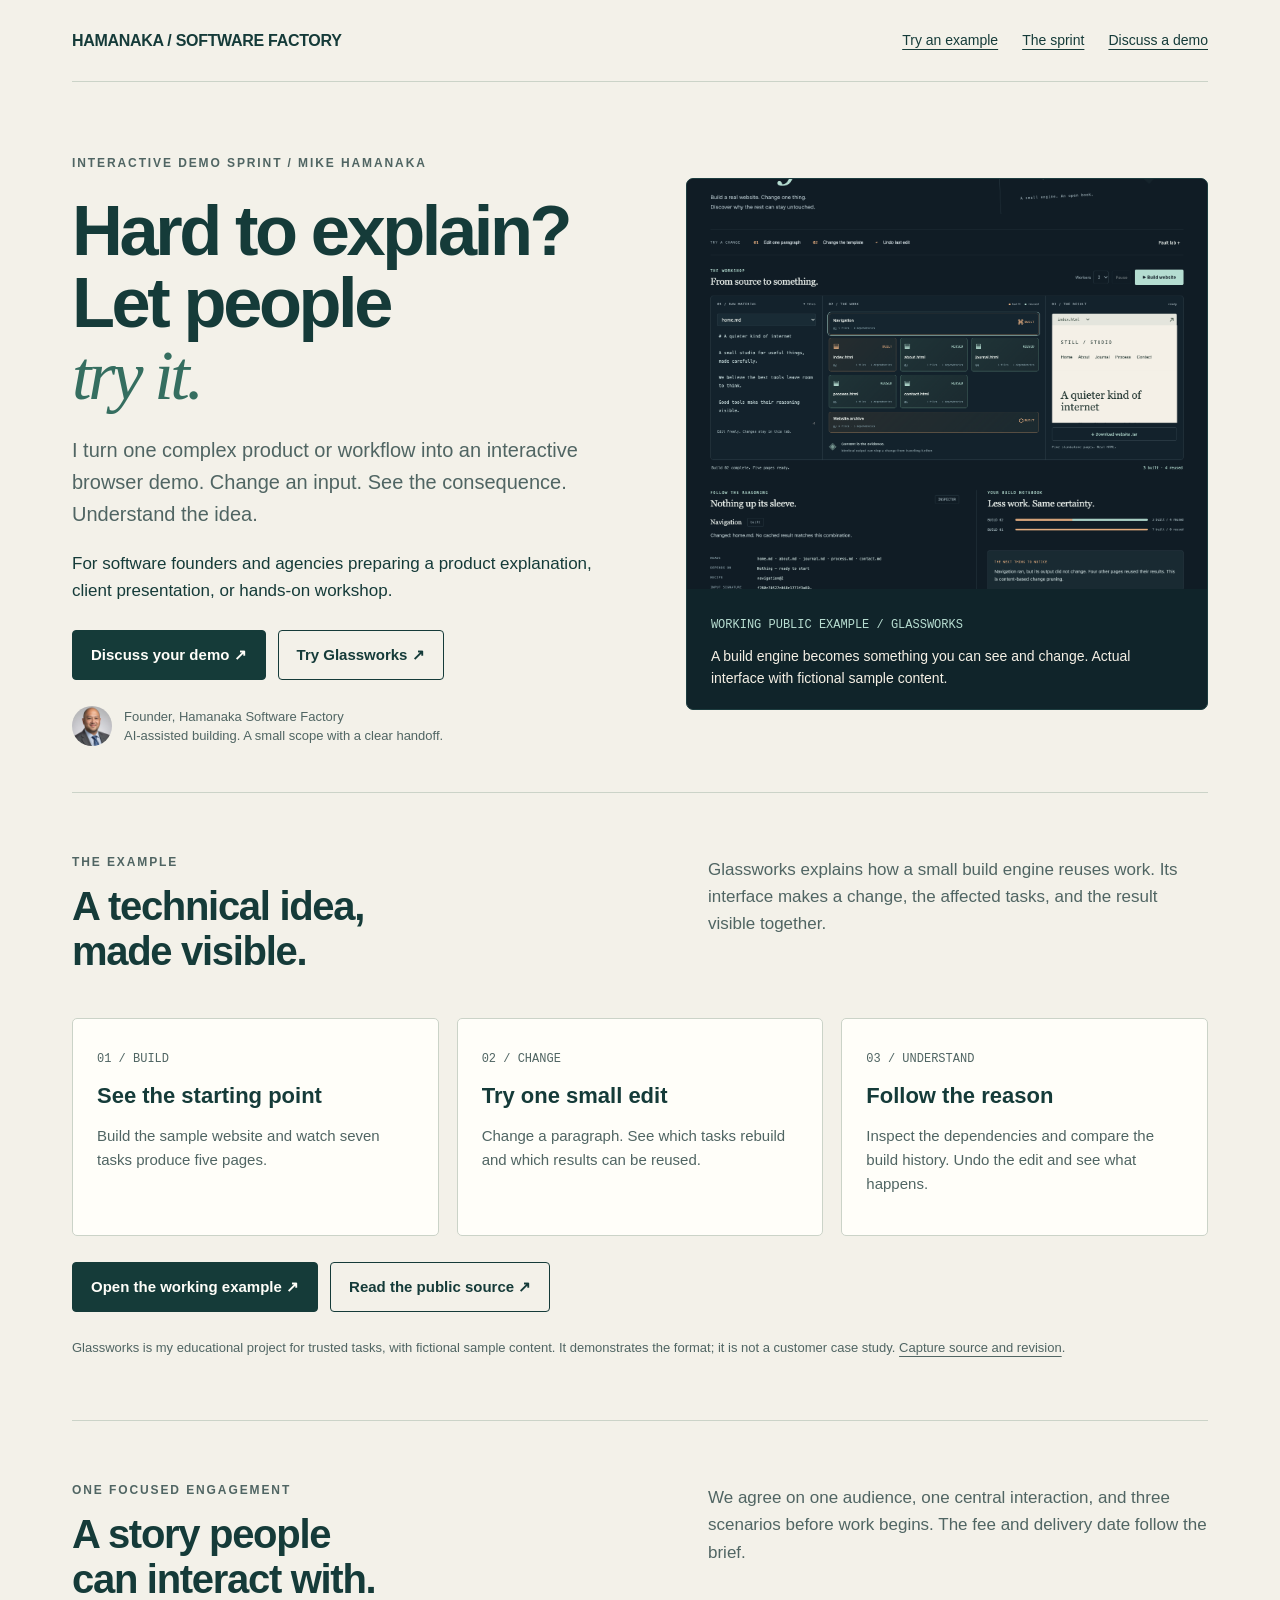
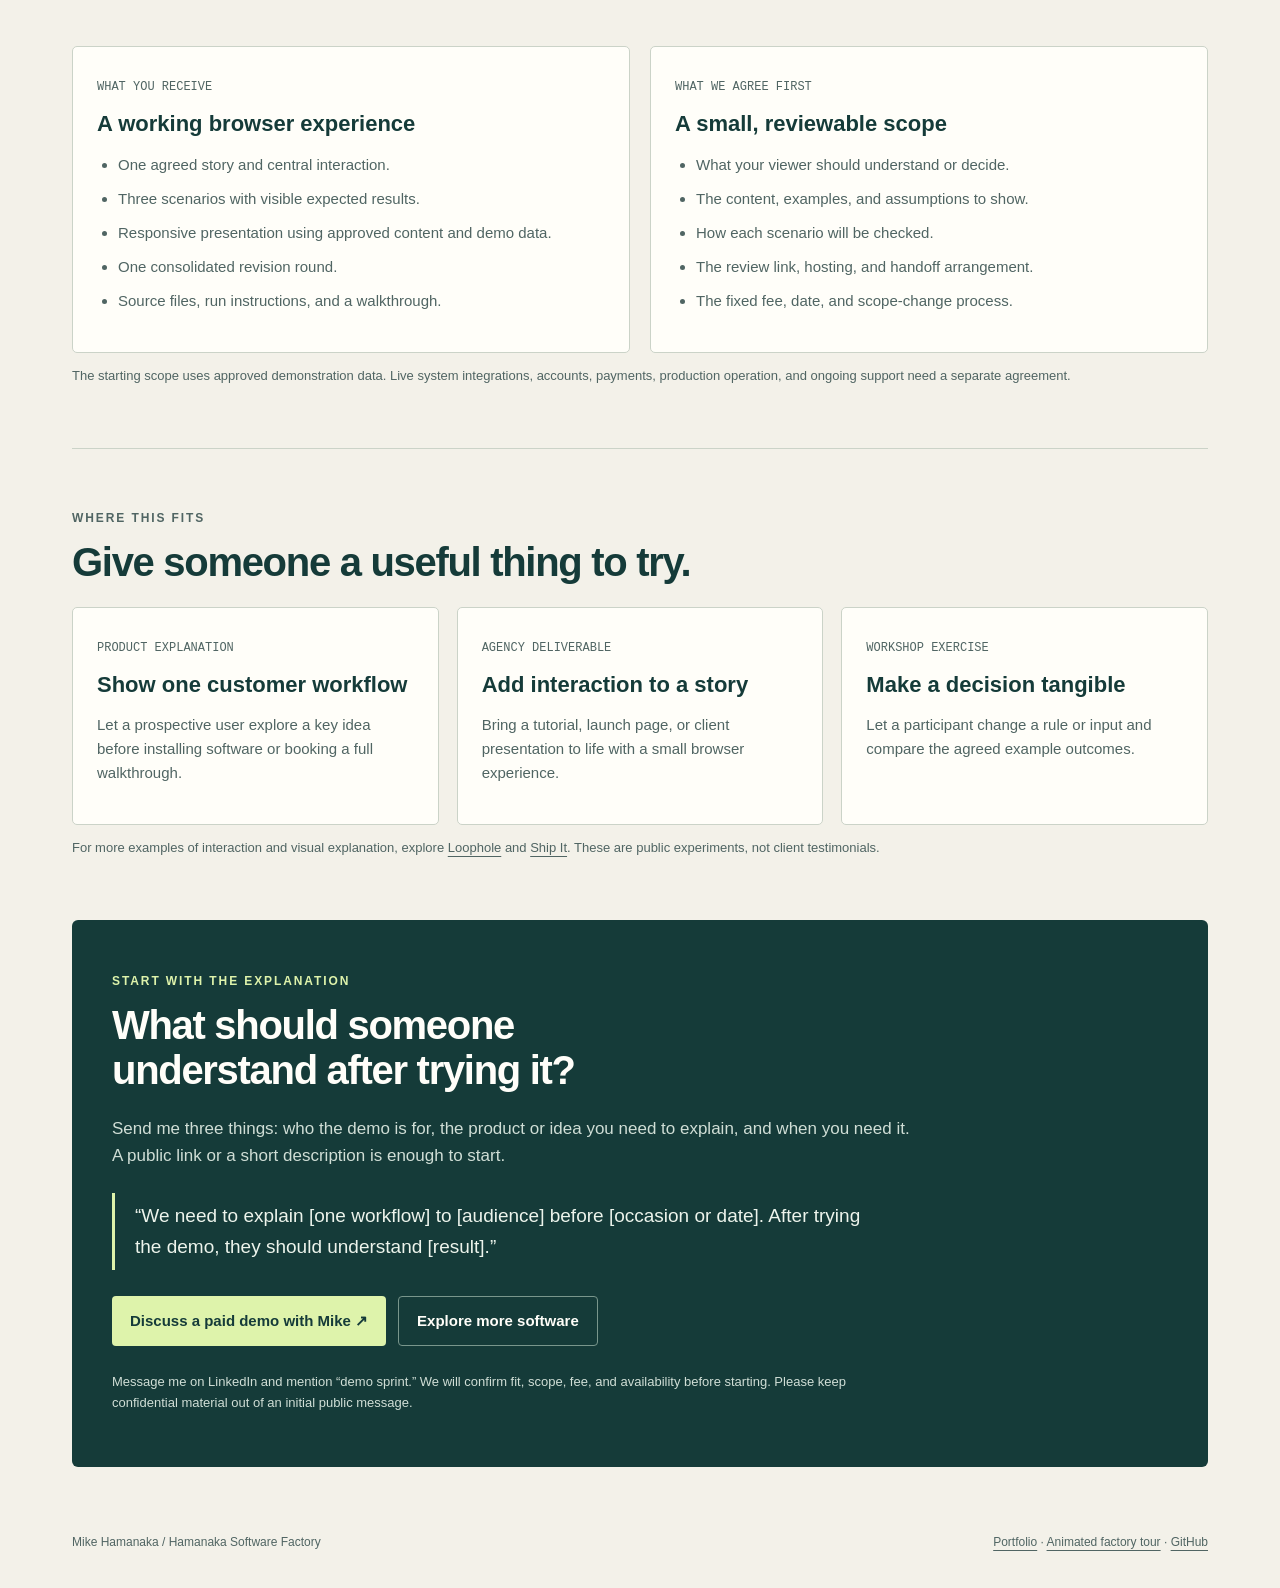
<file: interactive-demos.html>
<!doctype html>
<html lang="en">
<head>
  <meta charset="utf-8">
  <meta name="viewport" content="width=device-width,initial-scale=1">
  <meta name="color-scheme" content="light">
  <title>Interactive Demo Sprint — Mike Hamanaka</title>
  <meta name="description" content="Turn one complex product or workflow into a browser demo people can try. One interaction, three agreed scenarios, source and handoff.">
  <link rel="canonical" href="https://hamanakam1.github.io/interactive-demos.html">
  <meta property="og:title" content="Make a complex idea something people can try.">
  <meta property="og:description" content="Custom interactive browser demos by Mike Hamanaka. Explore a working example and discuss a focused paid sprint.">
  <meta property="og:url" content="https://hamanakam1.github.io/interactive-demos.html">
  <meta property="og:image" content="https://hamanakam1.github.io/assets/demos/glassworks-workshop.png">
  <link rel="stylesheet" href="assets/work.css">
  <link rel="stylesheet" href="assets/demo-offer.css">
</head>
<body>
<a class="skip" href="#main">Skip to content</a>
<div class="wrap">
  <header class="top">
    <a class="brand" href="index.html">HAMANAKA / SOFTWARE FACTORY</a>
    <nav aria-label="Main"><a href="#example">Try an example</a><a href="#scope">The sprint</a><a href="#brief">Discuss a demo</a></nav>
  </header>
  <main id="main">
    <section class="hero demo-hero">
      <div>
        <p class="kicker">INTERACTIVE DEMO SPRINT / MIKE HAMANAKA</p>
        <h1>Hard to explain?<br>Let people<br><em>try it.</em></h1>
        <p class="lead">I turn one complex product or workflow into an interactive browser demo. Change an input. See the consequence. Understand the idea.</p>
        <p>For software founders and agencies preparing a product explanation, client presentation, or hands-on workshop.</p>
        <div class="actions"><a class="button" href="#brief">Discuss your demo ↗</a><a class="button secondary" href="https://hamanakam1.github.io/glassworks/">Try Glassworks ↗</a></div>
        <div class="signal"><img src="assets/mike-hamanaka-suit.jpg" alt="Mike Hamanaka" width="40" height="40"><span>Founder, Hamanaka Software Factory<br>AI-assisted building. A small scope with a clear handoff.</span></div>
      </div>
      <figure class="demo-proof">
        <a href="https://hamanakam1.github.io/glassworks/" aria-label="Open the live Glassworks browser demo"><img src="assets/demos/glassworks-workshop.png" alt="Glassworks workshop showing source text, seven build tasks, a generated page and a build history with three tasks built and four reused" width="1312" height="1902"></a>
        <figcaption><span class="number">WORKING PUBLIC EXAMPLE / GLASSWORKS</span><p>A build engine becomes something you can see and change. Actual interface with fictional sample content.</p></figcaption>
      </figure>
    </section>

    <section class="rule" id="example">
      <div class="intro"><div><p class="kicker">THE EXAMPLE</p><h2>A technical idea,<br>made visible.</h2></div><p>Glassworks explains how a small build engine reuses work. Its interface makes a change, the affected tasks, and the result visible together.</p></div>
      <div class="grid">
        <article class="card"><span class="number">01 / BUILD</span><h3>See the starting point</h3><p>Build the sample website and watch seven tasks produce five pages.</p></article>
        <article class="card"><span class="number">02 / CHANGE</span><h3>Try one small edit</h3><p>Change a paragraph. See which tasks rebuild and which results can be reused.</p></article>
        <article class="card"><span class="number">03 / UNDERSTAND</span><h3>Follow the reason</h3><p>Inspect the dependencies and compare the build history. Undo the edit and see what happens.</p></article>
      </div>
      <div class="actions"><a class="button" href="https://hamanakam1.github.io/glassworks/">Open the working example ↗</a><a class="button secondary" href="https://github.com/hamanakam1/glassworks">Read the public source ↗</a></div>
      <p class="note">Glassworks is my educational project for trusted tasks, with fictional sample content. It demonstrates the format; it is not a customer case study. <a href="assets/demos/sources.json">Capture source and revision</a>.</p>
    </section>

    <section class="rule" id="scope">
      <div class="intro"><div><p class="kicker">ONE FOCUSED ENGAGEMENT</p><h2>A story people<br>can interact with.</h2></div><p>We agree on one audience, one central interaction, and three scenarios before work begins. The fee and delivery date follow the brief.</p></div>
      <div class="scope-pair">
        <article class="card"><span class="number">WHAT YOU RECEIVE</span><h3>A working browser experience</h3><ul><li>One agreed story and central interaction.</li><li>Three scenarios with visible expected results.</li><li>Responsive presentation using approved content and demo data.</li><li>One consolidated revision round.</li><li>Source files, run instructions, and a walkthrough.</li></ul></article>
        <article class="card"><span class="number">WHAT WE AGREE FIRST</span><h3>A small, reviewable scope</h3><ul><li>What your viewer should understand or decide.</li><li>The content, examples, and assumptions to show.</li><li>How each scenario will be checked.</li><li>The review link, hosting, and handoff arrangement.</li><li>The fixed fee, date, and scope-change process.</li></ul></article>
      </div>
      <p class="note">The starting scope uses approved demonstration data. Live system integrations, accounts, payments, production operation, and ongoing support need a separate agreement.</p>
    </section>

    <section class="rule">
      <p class="kicker">WHERE THIS FITS</p><h2>Give someone a useful thing to try.</h2>
      <div class="grid">
        <article class="card"><span class="number">PRODUCT EXPLANATION</span><h3>Show one customer workflow</h3><p>Let a prospective user explore a key idea before installing software or booking a full walkthrough.</p></article>
        <article class="card"><span class="number">AGENCY DELIVERABLE</span><h3>Add interaction to a story</h3><p>Bring a tutorial, launch page, or client presentation to life with a small browser experience.</p></article>
        <article class="card"><span class="number">WORKSHOP EXERCISE</span><h3>Make a decision tangible</h3><p>Let a participant change a rule or input and compare the agreed example outcomes.</p></article>
      </div>
      <p class="note">For more examples of interaction and visual explanation, explore <a href="https://hamanakam1.github.io/loophole/">Loophole</a> and <a href="https://hamanakam1.github.io/ship-it-game/">Ship It</a>. These are public experiments, not client testimonials.</p>
    </section>

    <section class="contact" id="brief">
      <p class="kicker">START WITH THE EXPLANATION</p><h2>What should someone<br>understand after trying it?</h2>
      <p>Send me three things: who the demo is for, the product or idea you need to explain, and when you need it. A public link or a short description is enough to start.</p>
      <blockquote class="brief-example">“We need to explain [one workflow] to [audience] before [occasion or date]. After trying the demo, they should understand [result].”</blockquote>
      <div class="actions"><a class="button" href="https://www.linkedin.com/in/hamanaka/">Discuss a paid demo with Mike ↗</a><a class="button secondary" href="index.html#selected-work">Explore more software</a></div>
      <p class="note">Message me on LinkedIn and mention “demo sprint.” We will confirm fit, scope, fee, and availability before starting. Please keep confidential material out of an initial public message.</p>
    </section>
  </main>
</div>
<footer><div class="wrap"><span>Mike Hamanaka / Hamanaka Software Factory</span><span><a href="index.html">Portfolio</a> · <a href="factory.html">Animated factory tour</a> · <a href="https://github.com/hamanakam1">GitHub</a></span></div></footer>
</body>
</html>
</file>
<file: assets/work.css>
:root{--ink:#153b39;--muted:#506563;--paper:#f3f1e9;--white:#fffef9;--line:#cbd3c8;--lime:#def3ab;--sans:Inter,ui-sans-serif,-apple-system,BlinkMacSystemFont,"Segoe UI",sans-serif}*{box-sizing:border-box}body{margin:0;background:var(--paper);color:var(--ink);font:17px/1.6 var(--sans)}a{color:inherit;text-underline-offset:4px}button,input,select{font:inherit}button,a{touch-action:manipulation}button{cursor:pointer}button:disabled{cursor:default}a:focus-visible,button:focus-visible,input:focus-visible,select:focus-visible{outline:3px solid #bf5b27;outline-offset:4px}.skip{position:absolute;top:-60px;background:var(--lime);padding:10px;z-index:5}.skip:focus{top:5px}.wrap{max-width:1200px;margin:auto;padding:0 32px}.top{display:flex;align-items:center;justify-content:space-between;gap:20px;min-height:82px;border-bottom:1px solid var(--line)}.brand{font-weight:800;font-size:16px;text-decoration:none;letter-spacing:-.3px}.top nav{display:flex;gap:24px;font-size:14px}.hero{display:grid;grid-template-columns:1.03fr 1fr;gap:50px;padding:60px 0 46px;align-items:center}.kicker{font-size:12px;font-weight:800;letter-spacing:1.9px;text-transform:uppercase;color:var(--muted)}h1{font-size:clamp(42px,5.5vw,72px);line-height:1.02;letter-spacing:-3.4px;margin:22px 0}h2{font-size:clamp(28px,3.2vw,40px);line-height:1.12;letter-spacing:-1.3px;margin:10px 0 22px}h3{font-size:22px;line-height:1.25;margin:12px 0}.lead{font-size:20px;color:var(--muted);max-width:570px}.actions{display:flex;gap:12px;flex-wrap:wrap;margin:26px 0}.button{display:inline-flex;align-items:center;justify-content:center;padding:12px 18px;background:var(--ink);border:1px solid var(--ink);color:var(--white);text-decoration:none;border-radius:4px;font-size:15px;font-weight:700}.button.secondary{background:transparent;color:var(--ink)}.hero-media{position:relative;background:var(--ink);padding:14px;border-radius:6px;color:var(--white)}.hero-media img{display:block;width:100%;height:auto}.hero-media p{font-size:12px;margin:12px 2px 0;color:#dce9dd}.hero-media strong{color:var(--lime)}.signal{display:flex;gap:12px;align-items:center;font-size:13px;color:var(--muted)}.signal img{width:40px;height:40px;object-fit:cover;border-radius:50%}.rule{border-top:1px solid var(--line);padding:48px 0}.intro{display:flex;gap:60px;justify-content:space-between;align-items:start;margin-bottom:22px}.intro>p{max-width:500px;color:var(--muted);margin-top:15px}.grid{display:grid;grid-template-columns:repeat(3,minmax(0,1fr));gap:18px}.card{background:var(--white);border:1px solid var(--line);padding:24px;border-radius:5px;min-width:0}.card p{color:var(--muted);font-size:15px}.number{font-family:ui-monospace,monospace;font-size:12px;color:var(--muted)}.deliverable{border-top:1px solid var(--line);padding-top:14px;font-size:14px}.gallery{background:#102b2b;color:#f5f0e5;padding:24px;border-radius:6px;display:grid;grid-template-columns:minmax(0,1.7fr) minmax(220px,1fr);gap:28px;align-items:center}.screen-box{height:390px;display:flex;align-items:center;justify-content:center;background:#0d2022;overflow:hidden}.screen-box img{width:100%;height:100%;object-fit:contain}.gallery .kicker,.gallery p{color:#c8d6cf}.gallery h3{font-size:29px}.gallery .caption{font-size:14px}.gallery a{color:var(--lime)}.controls{display:flex;gap:8px;margin-top:22px}.controls button{border:1px solid #718e85;background:transparent;color:inherit;border-radius:4px;padding:9px 13px;font-size:14px}.counter{font:13px ui-monospace,monospace;color:var(--muted)}.proof-grid{display:grid;grid-template-columns:repeat(2,minmax(0,1fr));gap:18px;margin-top:24px}.proof-grid .card{padding:20px}.proof-grid h3{font-size:19px}.proof-grid p{margin:6px 0}.diagram-grid{display:grid;grid-template-columns:repeat(3,minmax(0,1fr));gap:18px}.diagram-grid a{text-decoration:none}.diagram-grid small{display:block;color:var(--muted);font-size:13px}.diagram-grid .arrow{display:block;color:var(--ink);font-size:25px;margin-top:22px}.steps{display:grid;grid-template-columns:repeat(4,1fr);gap:18px;list-style:none;padding:0}.steps li{border-top:3px solid var(--ink);padding-top:12px}.steps p{font-size:14px;color:var(--muted)}.inventory-controls{display:flex;gap:14px;flex-wrap:wrap;margin:22px 0}.inventory-controls label{font-size:13px;font-weight:700}.inventory-controls input,.inventory-controls select{display:block;margin-top:6px;max-width:100%;padding:10px;background:var(--white);color:var(--ink);border:1px solid var(--line);border-radius:3px}.repo-grid{display:grid;grid-template-columns:repeat(3,minmax(0,1fr));gap:12px}.repo{padding:18px;border:1px solid var(--line);background:var(--white);border-radius:4px;min-width:0}.repo h3{font-size:17px;overflow-wrap:anywhere}.repo p{font-size:13px;color:var(--muted);margin:6px 0}.pill{display:inline-block;font-size:11px;padding:3px 7px;border-radius:3px;background:#e2e9dd;margin-right:4px}.repo[hidden]{display:none}.inventory-count{font:13px ui-monospace,monospace;color:var(--muted)}.bar{height:12px;display:flex;border-radius:3px;overflow:hidden;margin:18px 0 10px}.bar span{min-width:1px}.legend{display:flex;flex-wrap:wrap;gap:16px;font-size:12px}.legend i{display:inline-block;width:9px;height:9px;margin-right:5px}.contact{background:var(--ink);color:var(--white);padding:40px;border-radius:6px;margin-bottom:40px}.contact p{max-width:800px;color:#d0ded6}.contact .button{background:var(--lime);color:var(--ink);border:0}.contact .secondary{background:transparent;color:var(--white);border:1px solid #79968c}footer{font-size:12px;color:var(--muted);padding:26px 0 36px}footer .wrap{display:flex;justify-content:space-between;gap:20px;flex-wrap:wrap}.note{font-size:13px;color:var(--muted)}[hidden]{display:none!important}@media(max-width:950px){.hero{gap:25px}.gallery{grid-template-columns:1fr}.screen-box{height:400px}.grid,.repo-grid{grid-template-columns:repeat(2,minmax(0,1fr))}.diagram-grid{grid-template-columns:1fr}.steps{grid-template-columns:repeat(2,1fr)}}@media(max-width:650px){.wrap{padding:0 20px}.top{align-items:start;padding:20px 0;flex-direction:column;gap:12px}.top nav{gap:20px}.hero{grid-template-columns:1fr;padding:36px 0;gap:24px}h1{letter-spacing:-2px}.lead{font-size:18px}.intro{display:block}.grid,.proof-grid,.repo-grid{grid-template-columns:1fr}.gallery{padding:14px;gap:14px}.screen-box{height:280px}.contact{padding:24px}.rule{padding:32px 0}.steps{gap:14px}.actions .button{flex-grow:1}.hero-media p{font-size:12px}}@media(prefers-reduced-motion:reduce){*{scroll-behavior:auto!important}}

.hero-media .button.secondary{color:#f5f0e5;border-color:#79968c;margin-top:12px}.hero-media{margin:0}.controls{align-items:center}

.diagram-preview{display:block;width:100%;height:auto;border:1px solid var(--line);margin-bottom:18px}
</file>
<file: style.css>
/* Local assets only: system fonts, CSS decoration, and accessible native links. */
.inventory-count { margin-top: 1.75rem; color: var(--accent); font-family: var(--font-mono); font-size: .85rem; }
.hub-callout { margin-top: 2rem; padding: 2rem; border: 1px solid var(--accent); border-radius: .6rem; background: var(--ink); max-width: 65rem; }
.hub-callout h3 { font-size: 2rem; margin-bottom: 1rem; }
.maturity { color: var(--accent); font-family: var(--font-mono); font-size: .8rem; margin-block: .8rem; }
.contribution { color: var(--muted); margin-bottom: 1rem; }
.map-header { padding: 1.5rem 2rem; border-bottom: 1px solid var(--line); }
.map-header h1 { margin-block: .8rem; font-size: 2rem; }
.map-header p { color: var(--muted); }
.map-layout { display: grid; grid-template-columns: minmax(0,1fr) 21rem; gap: 1.5rem; padding: 1.25rem; align-items: start; }
.map-viewport { height: calc(100dvh - 13rem); min-height: 400px; overflow: auto; border: 1px solid var(--line); border-radius: .6rem; background: var(--surface); overscroll-behavior: contain; }
#map-stage { padding: 16px; min-height: 100%; width: max-content; min-width: 100%; }
#map-stage > svg { display: block; max-width: none; margin: 0; }
.map-controls { padding: 1.25rem; background: var(--surface); border: 1px solid var(--line); border-radius: .6rem; position: sticky; top: 1rem; max-height: calc(100dvh - 2rem); overflow: auto; }
.map-controls > a { display: block; margin-top: 1rem; }
.map-controls label { display: block; margin-top: 1rem; }
.map-controls select { width: 100%; min-height: 44px; padding: .5rem; margin-block: .5rem 1.25rem; font: inherit; background: var(--ink); color: var(--text); border: 1px solid var(--line); }
.map-controls hr { margin-block: 1rem; border: 0; border-top: 1px solid var(--line); }
.map-hint { font-size: .85rem; color: var(--muted); margin-top: .75rem; }
.zoom-controls { display: flex; flex-wrap: wrap; gap: .5rem; align-items: center; }
.zoom-controls button { min-height: 44px; min-width: 44px; padding: .5rem .8rem; background: var(--surface-raised); color: var(--text); border: 1px solid var(--line); border-radius: .3rem; font: inherit; cursor: pointer; }
#project-detail h2 { font-size: 1.25rem; margin-bottom: 1rem; }
#project-detail .repo-card { padding: 0; border: 0; background: transparent; }
@media (max-width: 800px) { .map-layout { grid-template-columns: minmax(0,1fr); padding: .75rem; } .map-controls { position: static; max-height: none; } .map-viewport { height: 65dvh; min-height: 350px; } .map-header { padding: 1rem; } }
:root {
    color-scheme: dark;
    --ink: #091719;
    --surface: #102326;
    --surface-raised: #163034;
    --text: #edf5f3;
    --muted: #b5cbc7;
    --accent: #86e8cc;
    --line: #34545a;
    --focus: #ffe296;
    --font-sans: -apple-system, BlinkMacSystemFont, "Segoe UI", sans-serif;
    --font-mono: ui-monospace, "SFMono-Regular", Consolas, "Liberation Mono", monospace;
}

* {
    box-sizing: border-box;
}

html {
    background: var(--ink);
    scroll-padding-block-start: 1.5rem;
    -webkit-text-size-adjust: 100%;
    text-size-adjust: 100%;
}

body {
    margin: 0;
    color: var(--text);
    background: var(--ink);
    font-family: var(--font-sans);
    font-size: 1rem;
    line-height: 1.65;
    overflow-wrap: anywhere;
}

h1, h2, h3, p {
    margin-block: 0;
}

h1, h2, h3 {
    line-height: 1.2;
    text-wrap: balance;
}

a {
    color: var(--accent);
    text-underline-offset: 0.22em;
    text-decoration-thickness: 0.08em;
}

a:hover {
    text-decoration-thickness: 0.14em;
}

:focus-visible {
    outline: 3px solid var(--focus);
    outline-offset: 5px;
}

::selection {
    color: var(--ink);
    background: var(--accent);
}

.container {
    width: min(100% - 3rem, 76rem);
    margin-inline: auto;
}

.skip-link {
    position: absolute;
    z-index: 10;
    inset-block-start: 1rem;
    inset-inline-start: 1rem;
    padding: 0.75rem 1rem;
    color: var(--ink);
    background: var(--focus);
    border-radius: 0.3rem;
    font-weight: 700;
    transform: translateY(calc(-100% - 2rem));
}

.skip-link:focus {
    transform: none;
}

.header {
    padding-block: clamp(3.5rem, 8vw, 7rem) clamp(2.5rem, 6vw, 5rem);
    border-block-start: 5px solid var(--accent);
    background: radial-gradient(ellipse at 95% 0%, #173c3c 0, transparent 65%);
}

.eyebrow {
    margin-block-end: 1.25rem;
    color: var(--accent);
    font-family: var(--font-mono);
    font-size: 0.8rem;
    font-weight: 600;
    letter-spacing: 0.1em;
    text-transform: uppercase;
}

.founder-intro {
    display: flex;
    align-items: center;
    gap: clamp(1rem, 3vw, 1.5rem);
    margin-block-end: 2rem;
}

.founder-portrait {
    display: block;
    flex: 0 0 auto;
    width: clamp(5rem, 16vw, 7.5rem);
    height: auto;
    aspect-ratio: 1;
    border: 1px solid var(--line);
    border-radius: 1rem;
}

.founder-intro .eyebrow {
    margin-block-end: 0.25rem;
}

.founder-name {
    font-size: clamp(1.125rem, 3vw, 1.5rem);
    font-weight: 700;
}

.founder-note {
    color: var(--muted);
    font-size: 0.875rem;
}

.tour-preview {
    margin: 2rem 0 0;
    max-width: 70rem;
}

.tour-preview-image {
    display: block;
    width: 100%;
    height: auto;
    border: 1px solid var(--line);
    border-radius: 0.6rem;
}

.tour-preview figcaption {
    display: flex;
    flex-wrap: wrap;
    align-items: center;
    justify-content: space-between;
    gap: 0.75rem;
    margin-top: 0.75rem;
    color: var(--muted);
    font-size: 0.875rem;
}

.tour-toggle {
    min-height: 44px;
    padding: 0.5rem 1rem;
    border: 1px solid var(--accent);
    border-radius: 0.35rem;
    background: var(--ink);
    color: var(--accent);
    font: inherit;
    cursor: pointer;
}

.tour-toggle[hidden] { display: none; }

.logo {
    max-width: 19ch;
    font-size: 3.5rem;
    font-weight: 750;
    letter-spacing: -0.05em;
    line-height: 1.04;
}

.subtitle {
    max-width: 42ch;
    margin-block-start: 1.75rem;
    color: var(--text);
    font-size: 1.25rem;
    line-height: 1.45;
}

.tagline {
    max-width: 65ch;
    margin-block-start: 1rem;
    color: var(--muted);
}

.hero-links {
    display: flex;
    flex-wrap: wrap;
    gap: 0.75rem;
    margin-block-start: 2rem;
}

.hero-link {
    display: inline-flex;
    align-items: center;
    justify-content: center;
    gap: 0.4rem;
    min-height: 44px;
    padding: 0.7rem 1.15rem;
    border: 1px solid var(--accent);
    border-radius: 0.35rem;
    color: var(--accent);
    font-weight: 650;
    text-decoration: none;
}

.hero-link:first-child {
    color: var(--ink);
    background: var(--accent);
}

.hero-link:hover {
    color: var(--ink);
    background: var(--text);
    border-color: var(--text);
    text-decoration: underline;
}

.nav {
    border-block: 1px solid var(--line);
    background: var(--surface);
}

.nav .container {
    display: flex;
    flex-wrap: wrap;
    gap: 0.25rem 1.25rem;
    padding-block: 0.5rem;
}

.nav-link {
    display: inline-flex;
    align-items: center;
    min-height: 44px;
    padding: 0.5rem 0.25rem;
    color: var(--text);
    font-weight: 600;
    text-decoration: none;
}

.nav-link:hover {
    color: var(--accent);
    text-decoration: underline;
}

.section {
    padding-block: clamp(3.5rem, 7vw, 6rem);
    scroll-margin-block-start: 1.5rem;
}

.section-dark {
    background: var(--surface);
    border-block: 1px solid var(--line);
}

.section-title {
    max-width: 28ch;
    font-size: 2.25rem;
    letter-spacing: -0.035em;
}

.section-description,
.section-intro {
    max-width: 72ch;
    margin-block-start: 1.25rem;
    color: var(--muted);
    font-size: 1.0625rem;
}

.text-link {
    display: inline-flex;
    align-items: center;
    gap: 0.4rem;
    min-height: 44px;
    padding: 0.5rem 0.25rem;
    font-weight: 600;
}

.flow-diagram {
    display: flex;
    flex-wrap: wrap;
    align-items: center;
    justify-content: center;
    gap: 0.75rem;
    margin: 2.5rem 0 0;
    padding: 1.5rem;
    border: 1px solid var(--line);
    border-radius: 0.6rem;
    background: var(--surface);
    list-style: none;
}

.flow-step {
    flex: 1 1 6.5rem;
    min-width: 0;
    max-width: 13rem;
    text-align: center;
}

.flow-node {
    display: flex;
    align-items: center;
    justify-content: center;
    min-height: 3.25rem;
    padding: 0.65rem 0.55rem;
    border: 1px solid var(--line);
    border-radius: 0.35rem;
    background: var(--surface-raised);
    color: var(--accent);
    font-size: 0.875rem;
    font-weight: 650;
    line-height: 1.35;
}

.flow-label {
    margin-block-start: 0.65rem;
    color: var(--muted);
    font-family: var(--font-mono);
    font-size: 0.75rem;
}

.flow-arrow {
    flex: 0 0 auto;
    color: var(--accent);
    font-size: 1.25rem;
    line-height: 1;
}

.diagram-grid {
    display: grid;
    gap: 1.5rem;
    margin-block-start: 2.5rem;
}

.diagram-card {
    min-width: 0;
    margin: 0;
    padding: clamp(1rem, 3vw, 2rem);
    border: 1px solid var(--line);
    border-radius: 0.6rem;
    background: var(--ink);
}

.diagram-card h3 {
    font-size: 1.125rem;
}

.diagram-content {
    margin-block-start: 1.5rem;
}

.diagram-content svg {
    display: block;
    width: 100%;
    max-width: 100%;
    height: auto;
}

.diagram-content svg text {
    fill: var(--text);
    /* Keep long labels inside the existing fixed-width diagram nodes. */
    font-family: var(--font-sans);
}

.diagram-caption {
    max-width: 75ch;
    margin-block-start: 1.25rem;
    color: var(--muted);
    font-size: 0.9375rem;
}

.project-shortcuts {
    display: grid;
    grid-template-columns: repeat(auto-fit, minmax(min(100%, 15rem), 1fr));
    gap: 0.5rem 2rem;
    margin-block: 1.5rem 0;
    padding-inline-start: 1.25rem;
}

.project-shortcuts li::marker {
    color: var(--accent);
}

.project-shortcuts a,
.repo-links a {
    display: inline-flex;
    align-items: center;
    min-width: 0;
    max-width: 100%;
    min-height: 44px;
    padding: 0.5rem 0.25rem;
    font-weight: 600;
}

.repos-grid {
    display: grid;
    grid-template-columns: repeat(auto-fit, minmax(min(100%, 20rem), 1fr));
    gap: 1.25rem;
    margin-block-start: 2.5rem;
}

.repo-card {
    display: flex;
    flex-direction: column;
    min-width: 0;
    scroll-margin-block-start: 1.5rem;
    padding: 1.5rem;
    border: 1px solid var(--line);
    border-radius: 0.6rem;
    background: var(--surface);
    color: var(--text);
    text-decoration: none;
}

.repo-card:focus-within,
.repo-card:target {
    border-color: var(--accent);
}

.repo-header {
    display: flex;
    flex-wrap: wrap;
    align-items: flex-start;
    gap: 0.75rem;
}

.repo-header h3 {
    flex: 1 1 14rem;
    min-width: 0;
    color: var(--accent);
    font-size: 1.125rem;
    line-height: 1.4;
}

.repo-badge {
    padding: 0.2rem 0.55rem;
    border: 1px solid var(--line);
    border-radius: 0.25rem;
    color: var(--muted);
    font-family: var(--font-mono);
    font-size: 0.6875rem;
    line-height: 1.5;
}

.project-mark {
    display: inline-block;
    width: 1.6em;
    height: 1.6em;
    vertical-align: middle;
    margin-inline-end: 0.2em;
}

@media print {
    .project-mark {
        filter: brightness(0);
    }
}

.repo-description {
    margin-block: 1.25rem 1.5rem;
    color: var(--muted);
    font-size: 0.9375rem;
}

.repo-tags {
    display: flex;
    flex-wrap: wrap;
    gap: 0.4rem;
    margin-block-start: auto;
}

.repo-links {
    display: flex;
    flex-wrap: wrap;
    gap: 0.5rem 0.75rem;
    margin-block-start: 1rem;
    padding-block-start: 1rem;
    border-block-start: 1px solid var(--line);
    font-size: 0.9375rem;
}

.tag {
    padding: 0.25rem 0.55rem;
    border-radius: 0.25rem;
    background: var(--surface-raised);
    color: var(--muted);
    font-family: var(--font-mono);
    font-size: 0.6875rem;
    line-height: 1.5;
}

.footer {
    padding-block: 2rem;
    border-block-start: 1px solid var(--line);
    color: var(--muted);
    font-size: 0.875rem;
}

.footer .container {
    display: flex;
    flex-wrap: wrap;
    align-items: center;
    justify-content: space-between;
    gap: 0.75rem 2rem;
}

.footer a {
    display: inline-flex;
    align-items: center;
    min-height: 44px;
    padding-block: 0.5rem;
}

@media (max-width: 47.99rem) {
    .container {
        width: calc(100% - 2rem);
    }

    .nav .container {
        gap: 0.25rem 1rem;
    }

    .flow-diagram {
        flex-direction: column;
        flex-wrap: nowrap;
        gap: 0.85rem;
    }

    .flow-step {
        flex: none;
        width: min(100%, 20rem);
        max-width: none;
    }

    .flow-arrow {
        transform: rotate(90deg);
    }

    .repo-card {
        padding: 1.25rem;
    }
}

@media (prefers-reduced-motion: reduce) {
    html {
        scroll-behavior: auto;
    }

    *, *::before, *::after {
        animation: none !important;
        transition: none !important;
    }
}

@media (forced-colors: active) {
    .repo-card,
    .flow-node,
    .hero-link,
    .diagram-card {
        border-color: ButtonText;
    }

    .repo-card:focus-within,
    .repo-card:target {
        border-color: Highlight;
    }

    .diagram-content {
        background: Canvas;
    }

    .diagram-content svg rect {
        fill: Canvas;
        stroke: CanvasText;
    }

    .diagram-content svg text,
    .diagram-content svg marker polygon {
        fill: CanvasText;
    }

    .diagram-content svg line,
    .diagram-content svg path {
        stroke: CanvasText;
    }

    :focus-visible {
        outline-color: Highlight;
    }
}

@media print {
    :root {
        color-scheme: light;
        --ink: #ffffff;
        --surface: #ffffff;
        --surface-raised: #f2f2f2;
        --text: #111111;
        --muted: #333333;
        --accent: #145447;
        --line: #888888;
    }

    body {
        font-size: 10pt;
    }

    .container {
        width: 100%;
    }

    .header,
    .section,
    .footer {
        padding-block: 1.5rem;
        background: none;
    }

    .logo {
        font-size: 30pt;
    }

    .section-title {
        font-size: 18pt;
    }

    h1, h2, h3,
    .section-description,
    .section-intro {
        break-after: avoid;
    }

    .section-description,
    .section-intro {
        margin-block-start: 6pt;
        font-size: 10pt;
    }

    .nav,
    .skip-link,
    .hero-links,
    .project-shortcuts {
        display: none;
    }

    .repo-card,
    .diagram-card,
    .flow-step,
    #overview,
    #architecture {
        break-inside: avoid;
    }

    .repos-grid {
        grid-template-columns: repeat(2, minmax(0, 1fr));
        gap: 10pt;
        margin-block-start: 12pt;
    }

    .repo-card {
        padding: 10pt;
    }

    .repo-header h3 {
        font-size: 12pt;
    }

    .repo-description {
        margin-block: 6pt 8pt;
        font-size: 10pt;
    }

    .repo-links {
        display: block;
        margin-block-start: 8pt;
        padding-block-start: 6pt;
        font-size: 9pt;
    }

    .repo-links a {
        display: block;
        min-height: 0;
        padding: 3pt 0;
    }

    /* Make repository and documentation destinations usable on paper. */
    .repo-links a[href^="https://"]::after {
        display: block;
        content: attr(href);
        font-size: 8.5pt;
        font-weight: 400;
        line-height: 1.4;
    }

    .flow-diagram {
        display: grid;
        grid-template-columns: repeat(4, minmax(0, 1fr));
        gap: 8pt;
        margin-block-start: 12pt;
        padding: 8pt;
        break-inside: avoid;
        counter-reset: workflow-stage;
    }

    .flow-step {
        width: auto;
        max-width: none;
        counter-increment: workflow-stage;
    }

    .flow-node {
        min-height: 0;
        padding: 6pt;
        font-size: 9pt;
    }

    .flow-node::before {
        content: counter(workflow-stage) ".\00a0";
    }

    .flow-label {
        margin-block-start: 4pt;
        font-size: 8pt;
    }

    .flow-arrow {
        display: none;
    }

    .diagram-grid {
        margin-block-start: 12pt;
    }

    /* Keep the diagram legible even when printed backgrounds are disabled. */
    .diagram-content {
        background: none;
    }

    .diagram-content svg rect {
        fill: #ffffff;
        stroke: #111111;
    }

    .diagram-content svg text,
    .diagram-content svg marker polygon {
        fill: #111111;
    }

    .diagram-content svg line,
    .diagram-content svg path {
        stroke: #111111;
    }

    a {
        text-decoration: underline;
    }
}
</file>
<file: assets/ecosystem.css>
:root{color-scheme:dark;--bg:#080f1c;--panel:#101a29;--line:#263446;--text:#e9eef5;--muted:#a5b5c9;--mint:#91f2cd;--violet:#baa6ff;--amber:#ffd28c;font-family:Inter,ui-sans-serif,-apple-system,BlinkMacSystemFont,"Segoe UI",sans-serif;font-size:14px}*{box-sizing:border-box}body{margin:0;background:radial-gradient(ellipse at 20% 0%,#15253a 0,transparent 55%),var(--bg);color:var(--text)}a{color:inherit;text-decoration:none}a:hover{text-decoration:underline}button,input,select{font:inherit}button,select{border:1px solid var(--line);border-radius:8px;background:#162235;color:var(--text);min-height:40px;padding:9px 13px}button{cursor:pointer}button:hover{background:#22334a;border-color:#5a7491}button:disabled{opacity:.45;cursor:default}button.primary{background:var(--mint);color:#10251f;font-weight:700;border-color:var(--mint)}button.quiet{background:transparent;color:var(--muted);font-size:12px;padding:7px 10px;min-height:34px}button:focus-visible,a:focus-visible,select:focus-visible,input:focus-visible{outline:3px solid var(--mint);outline-offset:3px}.sr-only{position:absolute;width:1px;height:1px;margin:-1px;overflow:hidden;clip:rect(0,0,0,0);white-space:nowrap}.skip-link{position:fixed;top:-60px;left:16px;background:var(--mint);color:var(--bg);padding:12px;z-index:10}.skip-link:focus{top:10px}[hidden]{display:none!important}.topbar{min-height:64px;padding:14px clamp(20px,4vw,64px);border-bottom:1px solid var(--line);display:flex;justify-content:space-between;align-items:center;gap:20px}.brand{display:flex;gap:12px;align-items:center;font-size:10px;letter-spacing:1.7px;line-height:1.5}.brand b{display:block;font-weight:500;color:var(--muted);font-size:9px}.brand-mark{width:32px;height:32px;display:grid;place-content:center;border:1px solid #6daa98;border-radius:9px;font-size:21px;font-weight:800;position:relative;color:var(--mint)}.brand-mark span{position:absolute;right:1px;top:-8px;font-size:13px;background:var(--bg)}.topbar nav{display:flex;gap:24px;color:var(--muted);font-size:12px}main{max-width:1600px;margin:auto;padding:24px clamp(20px,4vw,64px) 16px}.intro{display:flex;align-items:center;justify-content:space-between;gap:24px;margin-bottom:22px}.eyebrow{font-family:ui-monospace,SFMono-Regular,Consolas,monospace;letter-spacing:1.6px;font-size:10px;color:var(--muted);margin:0 0 10px}.intro .eyebrow{color:var(--mint);display:flex;gap:8px;align-items:center}.spark{width:6px;height:6px;border-radius:50%;background:var(--mint)}h1{font-size:clamp(25px,2.8vw,42px);letter-spacing:-1.7px;font-weight:650;margin:0 0 8px;line-height:1.12}h1 span{color:var(--mint)}.intro p:last-child{color:var(--muted);margin:0;font-size:13px}.inventory{display:flex;align-items:center;gap:14px;border-left:1px solid var(--line);padding-left:26px;flex-shrink:0}.inventory strong{font-size:46px;font-weight:500;letter-spacing:-3px}.inventory span{font-size:12px;color:var(--muted);line-height:1.8}.inventory b{font-weight:400;font-size:11px}.toolbar{display:flex;gap:10px;margin-bottom:16px;align-items:stretch}.search{display:flex;flex:1;align-items:center;gap:10px;border:1px solid #34465d;border-radius:8px;background:#0c1625;padding:0 13px;min-width:160px}.search>span{font-size:26px;color:var(--mint)}.search input{background:none;border:0;color:var(--text);width:100%;min-width:0;padding:10px 0;outline-offset:0}.search input::placeholder{color:#9aabc1}.search kbd{border:1px solid var(--line);border-radius:4px;padding:1px 5px;color:var(--muted)}.workspace{display:grid;grid-template-columns:minmax(0,1fr) 330px;gap:16px;align-items:stretch}.floor-panel,.inspector{background:linear-gradient(150deg,#142032,#0e1827);border:1px solid var(--line);border-radius:14px;padding:18px;min-width:0}.panel-heading,.project-heading{display:flex;align-items:center;justify-content:space-between;gap:10px;margin-bottom:14px}h2{font-size:18px;font-weight:600;letter-spacing:-.35px;margin:0}.panel-heading .eyebrow,.project-heading .eyebrow{display:block;margin-bottom:5px}.stations{display:grid;grid-template-columns:1.08fr repeat(3,1fr);grid-template-rows:repeat(2,minmax(104px,1fr));gap:10px;position:relative}.station{position:relative;min-width:0;text-align:left;display:flex;flex-direction:column;justify-content:space-between;align-items:flex-start;gap:10px;border-radius:10px;padding:12px;background:linear-gradient(135deg,#1b2a3c,#132032);overflow:hidden;isolation:isolate}.station .station-code{font-family:ui-monospace,monospace;font-size:10px;letter-spacing:1px;color:var(--accent);opacity:.95}.station .station-icon{font-size:22px;line-height:1;color:var(--accent);position:absolute;right:12px;top:10px}.station strong{font-size:13px;font-weight:600;line-height:1.3;display:block}.station small{font-size:10px;color:var(--muted);display:block;margin-top:5px}.station[aria-pressed=true]{border-color:var(--accent);box-shadow:inset 0 0 24px #91f2cd08}.station[aria-pressed=true]:after{content:"";position:absolute;bottom:0;left:10%;width:32%;height:2px;background:var(--accent);box-shadow:0 0 10px var(--accent);animation:conveyor 4s ease-in-out infinite alternate}.station[data-group=hub]{grid-row:span 2;background:radial-gradient(ellipse at 50% 20%,#23423f,transparent 80%),#13232c}.station[data-group=hub] .station-icon{position:static;font-size:46px;margin:auto;color:var(--mint)}.station[data-group=hub] strong{font-size:16px}.station[data-group=hub] small{line-height:1.6}.station:hover{transform:translateY(-2px);background-color:#24394a}.floor-caption{display:flex;justify-content:space-between;gap:8px;padding:12px 0 17px;color:var(--muted);font-size:10px}.legend-dot{display:inline-block;width:5px;height:5px;border-radius:50%;background:var(--mint);margin-right:5px}.project-heading{border-top:1px solid var(--line);padding-top:16px;margin-bottom:5px}.results-status{font-size:11px;color:var(--muted);margin:0 0 10px;min-height:14px}.project-list{display:grid;grid-template-columns:repeat(2,minmax(0,1fr));gap:8px;max-height:180px;overflow-y:auto;scrollbar-color:#415771 transparent;padding:3px}.project-button{text-align:left;padding:10px 12px;min-height:62px;background:#0c1625;position:relative}.project-button strong{display:block;font-size:12px;overflow-wrap:anywhere;padding-right:15px;font-weight:550}.project-button small{font-size:10px;display:block;margin-top:5px;color:var(--muted)}.project-button .project-arrow{position:absolute;right:10px;top:12px;color:var(--mint)}.project-button[aria-pressed=true]{border-color:var(--mint);background:#152d31}.inspector{border-top:2px solid var(--mint);display:flex;flex-direction:column}.inspector .panel-heading{margin-bottom:21px}.inspector-dot{width:7px;height:7px;background:var(--mint);border-radius:50%}.detail-area{color:var(--mint);font-family:ui-monospace,monospace;font-size:10px;letter-spacing:1px;text-transform:uppercase;margin:0 0 12px}.detail-title{font-size:27px;line-height:1.15;letter-spacing:-1px;overflow-wrap:anywhere;margin:0 0 12px}.badges{display:flex;gap:6px;flex-wrap:wrap;margin-bottom:18px}.badge{font-size:10px;border-radius:4px;padding:4px 7px;background:#243246;color:#cfdaea}.badge.public{background:#213b33;color:var(--mint)}.badge.private{background:#3c3427;color:var(--amber)}.detail-description{line-height:1.65;font-size:13px;color:#c4d0df;margin:0 0 18px}.contribute-card{border-left:2px solid var(--violet);padding:2px 0 2px 13px;margin:0 0 20px}.contribute-card h3{color:var(--violet);font-size:11px;margin:0 0 8px;font-weight:600}.contribute-card p{font-size:12px;color:var(--muted);line-height:1.6;margin:0}.detail-links{display:grid;gap:9px}.detail-links a{font-size:12px;color:var(--mint);padding:5px 0}.detail-links a:first-child{display:block;background:var(--mint);color:#10251f;border-radius:7px;padding:12px;font-weight:650;text-align:center}.detail-tools{display:flex;justify-content:space-between;align-items:center;border-top:1px solid var(--line);margin-top:18px;padding-top:10px;gap:8px;font-size:11px;color:var(--muted)}.detail-tools a{padding:7px 0}.empty-state{padding:18px;border:1px dashed var(--line);border-radius:8px;color:var(--muted);font-size:12px}.empty-state p{margin:8px 0 12px}.tour{margin-top:14px;padding:16px 20px;border:1px solid #77639e;border-radius:12px;background:linear-gradient(110deg,#25213a,#151f30);display:flex;align-items:center;justify-content:space-between;gap:24px}.tour h2{font-size:16px}.tour p{color:var(--muted);font-size:12px;line-height:1.5;margin:6px 0 0}.tour .eyebrow{color:var(--violet);display:block;margin-bottom:6px}.tour-actions{display:flex;gap:8px;flex-shrink:0}footer{margin-top:16px;color:var(--muted);font-size:10px;display:flex;justify-content:space-between;flex-wrap:wrap;gap:8px;line-height:1.5}footer p{margin:0}footer div{display:flex;gap:15px;flex-wrap:wrap}footer .provenance{flex-basis:100%;color:#8e9fb6;font-size:10px}#load-status{font-size:13px;color:var(--muted);padding:12px 0}#load-status a,.fallback a{color:var(--mint);text-decoration:underline}dialog{width:min(460px,calc(100% - 24px));max-height:85dvh;background:var(--panel);color:var(--text);border:1px solid #587786;border-radius:16px;padding:20px}dialog::backdrop{background:#030811cf;backdrop-filter:blur(4px)}.dialog-close{display:block;margin:0 0 20px auto}.motion-off *,.motion-off *:before,.motion-off *:after{animation:none!important;transition:none!important}@keyframes conveyor{from{left:8%}to{left:60%}}@media(prefers-reduced-motion:reduce){*,*:before,*:after{animation:none!important;transition:none!important}}@media(min-width:1200px) and (max-height:780px){main{padding-top:18px}.intro{margin-bottom:16px}.stations{grid-template-rows:repeat(2,minmax(91px,1fr))}.floor-panel,.inspector{padding:15px}.floor-caption{padding-bottom:12px}.project-heading{padding-top:12px}.project-list{max-height:146px}.inspector .panel-heading{margin-bottom:15px}.detail-description{margin-bottom:14px}.contribute-card{margin-bottom:14px}}@media(min-width:1600px){main{padding-top:36px}.stations{grid-template-rows:repeat(2,135px)}.project-list{max-height:215px}}@media(max-width:1100px){.workspace{grid-template-columns:minmax(0,1fr) 290px;gap:12px}.station{padding:10px}.station .station-icon{font-size:18px;right:8px}.station strong{font-size:12px}.floor-caption{flex-direction:column}.intro{gap:10px}h1{font-size:31px}.inventory{padding-left:14px}.toolbar{gap:8px}.search kbd{display:none}.floor-panel,.inspector{padding:14px}}@media(max-width:850px){.inventory{display:none}.workspace{grid-template-columns:1fr}.inspector{display:none}.stations{grid-template-rows:repeat(2,112px)}.floor-caption{flex-direction:row}.toolbar{flex-wrap:wrap}.search{flex-basis:60%}.access-filter select{width:100%}.toolbar>button{flex:1}.project-list{max-height:220px}.intro{margin-bottom:18px}.intro p:last-child{line-height:1.5}main{padding-top:20px}.tour{align-items:flex-start;flex-direction:column;gap:14px}.tour-actions{width:100%}.tour-actions #tour-next{flex:1}}@media(max-width:520px){.topbar{padding:12px 16px;gap:12px;min-height:60px}.topbar nav{gap:12px;font-size:11px}.brand{font-size:9px;letter-spacing:1px}.brand b{font-size:8px}.brand-mark{width:28px;height:28px}main{padding:20px 14px 14px}h1{font-size:29px;line-height:1.2;letter-spacing:-1px}h1 span{display:block}.intro .eyebrow{font-size:8px;letter-spacing:1.2px}.intro p:last-child{font-size:12px;max-width:320px}.toolbar{gap:8px}.search{flex-basis:100%}.access-filter{flex:1}.access-filter select{font-size:12px;padding:8px}.toolbar>button{font-size:12px;padding:8px;white-space:nowrap}.toolbar #tour-start{flex-basis:100%}.stations{grid-template-columns:repeat(2,minmax(0,1fr));grid-template-rows:none;gap:8px}.station{min-height:70px;gap:6px;padding:10px}.station[data-group=hub]{grid-row:auto;grid-column:span 2;min-height:77px;justify-content:center}.station[data-group=hub] .station-icon{position:absolute;right:20px;top:20px;font-size:32px}.station[data-group=hub] strong{font-size:14px}.station[data-group=hub] small{line-height:1.3}.station[data-group=hub] .station-code{display:none}.station strong{font-size:12px}.station small{margin-top:3px}.station .station-icon{font-size:18px}.station-code{font-size:9px!important}.floor-caption{font-size:9px;flex-direction:column;gap:4px;padding-bottom:12px}.project-list{grid-template-columns:1fr;max-height:208px}.project-heading h2{font-size:16px}.project-heading .quiet{font-size:11px}.floor-panel{padding:12px}.panel-heading{margin-bottom:12px}.tour{padding:14px}footer div{gap:10px}footer{font-size:10px}.search input{font-size:16px}}

.tour-inspect{display:none}@media(max-width:850px){.tour-inspect{display:block}.tour-actions{flex-wrap:wrap}.tour-actions .tour-inspect{flex-basis:100%}}
@media(min-width:851px) and (max-height:780px){.topbar{min-height:52px;padding-top:9px;padding-bottom:9px}main{padding-top:14px}.intro{margin-bottom:14px}.intro .eyebrow{margin-bottom:7px}h1{font-size:30px}.toolbar{margin-bottom:12px}.stations{grid-template-rows:repeat(2,84px)}.station{gap:5px;padding:9px}.station[data-group=hub] .station-icon{font-size:32px}.panel-heading{margin-bottom:10px}.floor-caption{padding:9px 0 10px}.project-heading{padding-top:10px}.project-list{max-height:138px}.project-button{min-height:54px;padding:8px 10px}.detail-title{font-size:24px}.detail-area{margin-bottom:8px}.badges{margin-bottom:12px}.detail-description{font-size:12px;line-height:1.5;margin-bottom:12px}.contribute-card{margin-bottom:12px}.contribute-card p{font-size:11px;line-height:1.5}.detail-tools{margin-top:12px;padding-top:8px}.detail-links{gap:5px}.inspector .panel-heading{margin-bottom:12px}.floor-panel,.inspector{padding:14px}footer{margin-top:12px}}
@media(max-width:520px){.stations{grid-template-columns:none;grid-auto-flow:column;grid-auto-columns:158px;grid-template-rows:96px;overflow-x:auto;scroll-snap-type:x mandatory;padding:3px 3px 8px;scrollbar-color:#415771 transparent}.station,.station[data-group=hub]{grid-column:auto;grid-row:auto;min-height:88px;scroll-snap-align:start;justify-content:space-between}.station[data-group=hub] .station-code{display:block}.station[data-group=hub] .station-icon{right:10px;top:10px;font-size:20px}.station[data-group=hub] strong{font-size:12px}.station[data-group=hub] small{font-size:9px}.floor-caption>span:first-child:after{content:' · swipe for more'}.project-list{max-height:210px}}
</file>
<file: assets/factory-stories.css>
:root{--paper:#faf6ed;--ink:#172e2d;--teal:#205c58;--line:#d8dbd0;--muted:#53645d;--lime:#daf278;--white:#fffdf8;--orange:#dc783e;font-family:Inter,ui-sans-serif,system-ui,-apple-system,BlinkMacSystemFont,"Segoe UI",sans-serif;color:var(--ink);background:var(--paper)}*{box-sizing:border-box}body{margin:0}a{color:inherit;text-underline-offset:4px}a:hover{text-decoration-thickness:2px}button,input{font:inherit}button,.cta{cursor:pointer;border:1px solid var(--ink);border-radius:5px;background:var(--white);color:var(--ink);padding:12px 18px;font-weight:650;text-decoration:none}button:hover,.cta:hover{background:var(--lime)}button:focus-visible,a:focus-visible,input:focus-visible,summary:focus-visible{outline:3px solid var(--orange);outline-offset:4px}[hidden]{display:none!important}.wrap{max-width:1220px;margin:auto;padding:0 40px}.top{min-height:92px;display:flex;align-items:center;justify-content:space-between;gap:24px;border-bottom:1px solid var(--line)}.brand{font-size:12px;font-weight:800;letter-spacing:.12em;text-decoration:none}.top nav{display:flex;gap:24px;flex-wrap:wrap;font-size:13px}.eyebrow{font-size:11px;font-weight:800;letter-spacing:.14em;text-transform:uppercase}.intro{padding:68px 0 42px}.intro h1{font-size:clamp(44px,7vw,84px);line-height:1.02;letter-spacing:-.055em;margin:20px 0 28px}.lead{font-size:clamp(20px,2.5vw,27px);line-height:1.45;max-width:750px}.scope,.small{font-size:13px;color:var(--muted);line-height:1.6}.scope{max-width:780px}.factory-path{display:grid;grid-template-columns:repeat(5,1fr);list-style:none;padding:0;margin:34px 0 10px;border:1px solid var(--line);border-radius:7px;overflow:hidden}.factory-path li{padding:17px 14px;border-right:1px solid var(--line);font-size:11px;color:var(--teal)}.factory-path li:last-child{border:0}.factory-path strong{display:block;color:var(--ink);font-size:15px;margin-top:8px}.walkthrough{background:var(--white);border:1px solid var(--line);border-radius:10px;padding:24px;box-shadow:0 10px 35px #172e2d08;scroll-margin-top:20px}.viewer-heading{display:flex;align-items:center;justify-content:space-between;gap:20px}.viewer-heading h2{font-size:clamp(24px,4vw,38px);margin:6px 0 20px;overflow-wrap:anywhere;letter-spacing:-.035em}.badge{background:#e9eddc;display:inline-block;font-size:11px;font-weight:700;border-radius:3px;padding:7px 10px;max-width:100%}#viewer-image{display:block;width:100%;height:auto;aspect-ratio:16/9;object-fit:contain;border:1px solid var(--line);background:var(--paper)}.viewer-bottom{display:flex;align-items:center;justify-content:space-between;gap:30px;line-height:1.6}.viewer-bottom p{max-width:740px}.viewer-bottom a{font-size:13px;white-space:nowrap}.controls{display:flex;align-items:center;gap:12px;flex-wrap:wrap}.controls span{margin-left:auto;color:var(--muted);font-size:13px}.controls button[aria-pressed=true]{background:var(--lime)}.section-heading{display:grid;grid-template-columns:1fr 1fr;gap:70px;align-items:end;padding:76px 0 30px}.section-heading h2,.contact h2{font-size:clamp(34px,4.5vw,54px);line-height:1.08;letter-spacing:-.04em;margin:16px 0}.section-heading>p{color:var(--muted);line-height:1.7}.search-controls{padding:20px 0 26px}.search-controls label{display:block;font-size:13px;font-weight:700;margin-bottom:10px}.search-controls>div{display:flex;gap:10px}.search-controls input{border:1px solid #8c9b92;background:var(--white);padding:14px;border-radius:5px;flex:1;min-width:0}.search-controls p{font-size:13px;color:var(--muted)}.story-grid{display:grid;grid-template-columns:repeat(2,minmax(0,1fr));gap:26px}.story-card{min-width:0;border:1px solid var(--line);border-radius:8px;background:var(--white);overflow:hidden;scroll-margin-top:20px}.art{display:block;border-bottom:1px solid var(--line)}.art img{display:block;width:100%;height:auto;aspect-ratio:16/9;object-fit:contain;background:var(--paper)}.card-copy{padding:24px}.card-copy h3{font-size:23px;overflow-wrap:anywhere;letter-spacing:-.025em;margin:12px 0}.card-copy>p{font-size:14px;line-height:1.6}.card-copy .badge{font-size:11px;margin:0}.attribution{color:var(--teal)}.io{display:grid;grid-template-columns:repeat(3,minmax(0,1fr));list-style:none;padding:0;gap:8px;margin:24px 0;font-size:13px;line-height:1.4;font-weight:650}.io li{border-left:3px solid #bdd6bd;padding-left:9px;overflow-wrap:anywhere}.io span{display:block;font-size:9px;letter-spacing:.1em;color:var(--muted);margin-bottom:7px}.card-copy details{font-size:13px;line-height:1.7;padding:14px 0;border-top:1px solid var(--line)}summary{cursor:pointer;font-weight:650}.card-copy details ol{padding-left:20px}.card-copy details li{margin:8px 0}.card-copy details strong{color:var(--teal)}.card-actions{display:flex;gap:12px;align-items:center;justify-content:space-between;flex-wrap:wrap;font-size:12px;margin-top:12px}.card-actions button{padding:9px 11px;font-size:12px}.contact{background:var(--ink);color:var(--paper);padding:52px;margin:76px 0 34px;border-radius:8px}.contact p{max-width:720px;line-height:1.7}.cta{display:inline-block;margin-top:18px;background:var(--lime)}footer{display:flex;flex-wrap:wrap;justify-content:space-between;gap:20px;font-size:11px;padding-top:24px!important;padding-bottom:40px!important;color:var(--muted)}.skip{position:absolute;left:20px;top:-100px;padding:12px;background:var(--lime);z-index:20}.skip:focus{top:12px}@media(max-width:720px){.wrap{padding:0 20px}.top{padding-top:22px;padding-bottom:22px;align-items:flex-start;flex-direction:column}.top nav{gap:17px}.intro{padding-top:38px}.factory-path{grid-template-columns:repeat(3,1fr)}.factory-path li{border-bottom:1px solid var(--line)}.walkthrough{padding:15px}.viewer-heading{align-items:flex-start;flex-direction:column;gap:0}.viewer-heading h2{margin-bottom:4px}.viewer-heading .badge{margin-top:8px}.viewer-bottom{display:block}.viewer-bottom a{display:block;margin-bottom:20px}.controls{gap:8px}.controls button{font-size:12px;padding:10px}.controls span{width:100%;margin:5px 0}.section-heading{grid-template-columns:1fr;gap:5px;padding-top:45px}.story-grid{grid-template-columns:1fr}.card-copy{padding:20px}.contact{padding:28px;margin-top:44px}.io{font-size:12px}.search-controls input{font-size:14px}}@media(prefers-reduced-motion:reduce){*{scroll-behavior:auto!important}}

/* Reserve the full animation canvas so starting motion does not move nearby controls. */
#viewer-image,.art img{aspect-ratio:720/459}

/* Project sections remain full-width inside the two-column gallery. */
.story-section{grid-column:1/-1;min-width:0;margin-top:28px;padding:28px 0 4px;border-top:1px solid var(--line);scroll-margin-top:24px}
.story-section:first-child{margin-top:0}
.story-section h3{font-size:clamp(25px,3.2vw,37px);line-height:1.15;letter-spacing:-.035em;margin:0 0 12px;overflow-wrap:anywhere}
.story-section p{max-width:820px;color:var(--muted);font-size:14px;line-height:1.7;margin:10px 0 0}
.story-section .eyebrow{color:var(--teal);font-size:11px;margin:0 0 12px}

/* Four readable chapters explain the Dashboard without competing with playback. */
.dashboard-detail{margin:64px 0 12px;padding:36px;border:1px solid var(--line);border-radius:10px;background:var(--white);scroll-margin-top:24px}
.dashboard-detail>h2{max-width:900px;font-size:clamp(30px,4.5vw,52px);line-height:1.1;letter-spacing:-.04em;margin:14px 0 20px;overflow-wrap:anywhere}
.dashboard-detail>p{max-width:820px;line-height:1.7;color:var(--muted)}
.dashboard-detail>.eyebrow{color:var(--teal)}
.detail-grid{display:grid;grid-template-columns:repeat(2,minmax(0,1fr));gap:24px;margin-top:30px}
.detail-grid article{min-width:0;border:1px solid var(--line);border-radius:8px;overflow:hidden;background:var(--paper)}
.detail-grid article img{display:block;width:100%;height:auto;aspect-ratio:16/9;object-fit:contain;background:var(--white);border-bottom:1px solid var(--line)}
.detail-grid .chapter-number{display:inline-flex;align-items:center;min-height:28px;margin:20px 22px 0;padding:5px 9px;border:1px solid #c5d4a0;border-radius:4px;background:var(--lime);color:var(--ink);font-size:11px;line-height:1.3;font-weight:800;letter-spacing:.06em}
.detail-grid article h3{margin:14px 22px 12px;font-size:clamp(21px,2.4vw,27px);line-height:1.2;letter-spacing:-.025em;overflow-wrap:anywhere}
.detail-grid article p{margin:12px 22px 24px;color:var(--muted);font-size:14px;line-height:1.7;overflow-wrap:anywhere}
@media(max-width:720px){
  .story-section{margin-top:16px;padding-top:24px}
  .dashboard-detail{margin-top:42px;padding:20px}
  .detail-grid{grid-template-columns:1fr;gap:20px;margin-top:24px}
  .detail-grid .chapter-number{margin-left:18px;margin-right:18px}
  .detail-grid article h3{margin-left:18px;margin-right:18px}
  .detail-grid article p{margin-left:18px;margin-right:18px}
}
</file>
<file: assets/demo-offer.css>
.demo-hero{grid-template-columns:1.08fr 1fr;align-items:center}.demo-hero h1 em{font-family:Georgia,serif;font-weight:400;color:#356e60}.demo-proof{margin:0;background:#10242a;color:#f5f0e5;border-radius:7px;overflow:hidden;border:1px solid #1c3c3f}.demo-proof>a{display:block}.demo-proof img{display:block;width:100%;height:410px;object-fit:cover;object-position:center 40%}.demo-proof figcaption{padding:20px 24px}.demo-proof .number{color:#b6dcd0}.demo-proof p{font-size:14px;margin:9px 0 0}.scope-pair{display:grid;grid-template-columns:1fr 1fr;gap:20px}.scope-pair ul{padding-left:21px;color:var(--muted);font-size:15px}.scope-pair li{margin:10px 0}.brief-example{max-width:750px;border-left:3px solid var(--lime);padding:8px 0 8px 20px;margin:24px 0;color:#edf4ec;font-size:19px}.contact>.kicker{color:#def3ab}.top nav{flex-wrap:wrap}.demo-hero .signal span{line-height:1.5}@media(max-width:950px){.demo-hero{gap:28px}.demo-proof img{height:350px}}@media(max-width:650px){.demo-hero,.scope-pair{grid-template-columns:1fr}.demo-proof img{height:300px}.demo-proof figcaption{padding:18px}.brief-example{font-size:17px}.top nav{gap:14px}}
</file>
